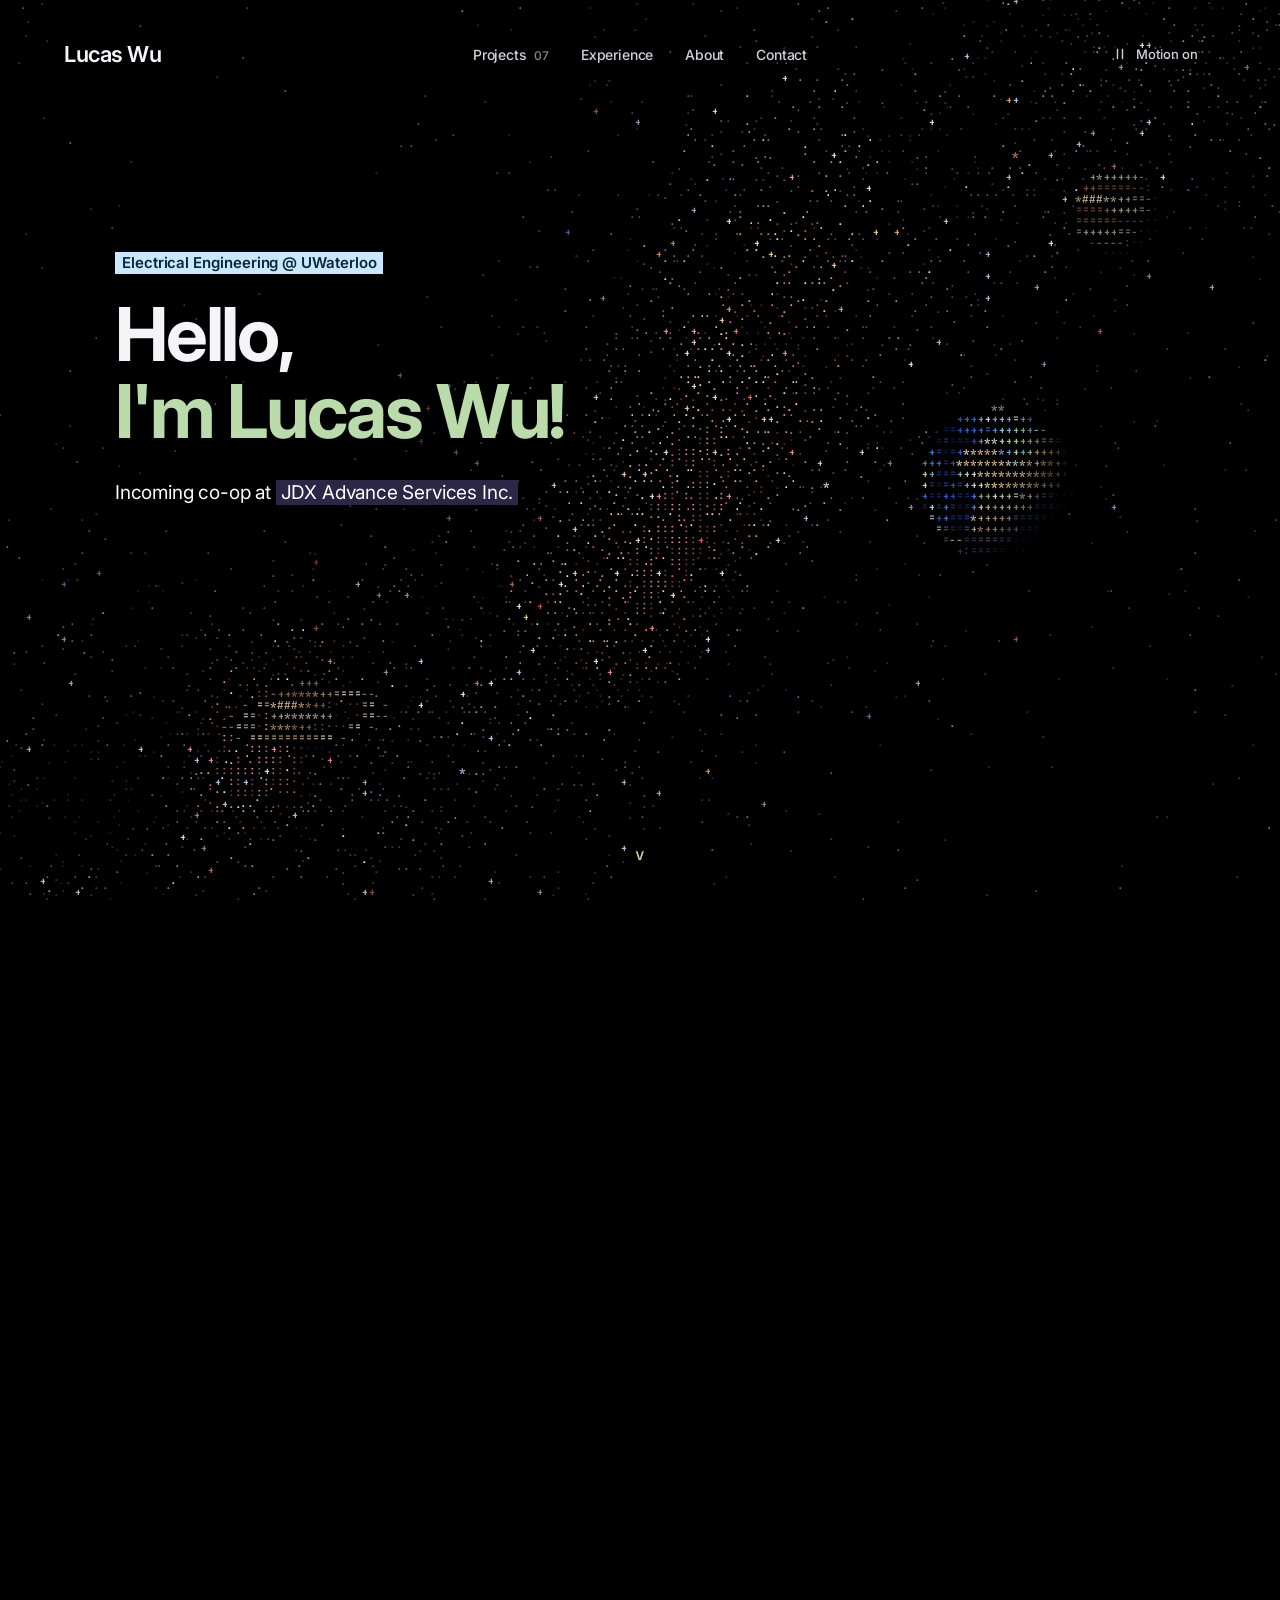
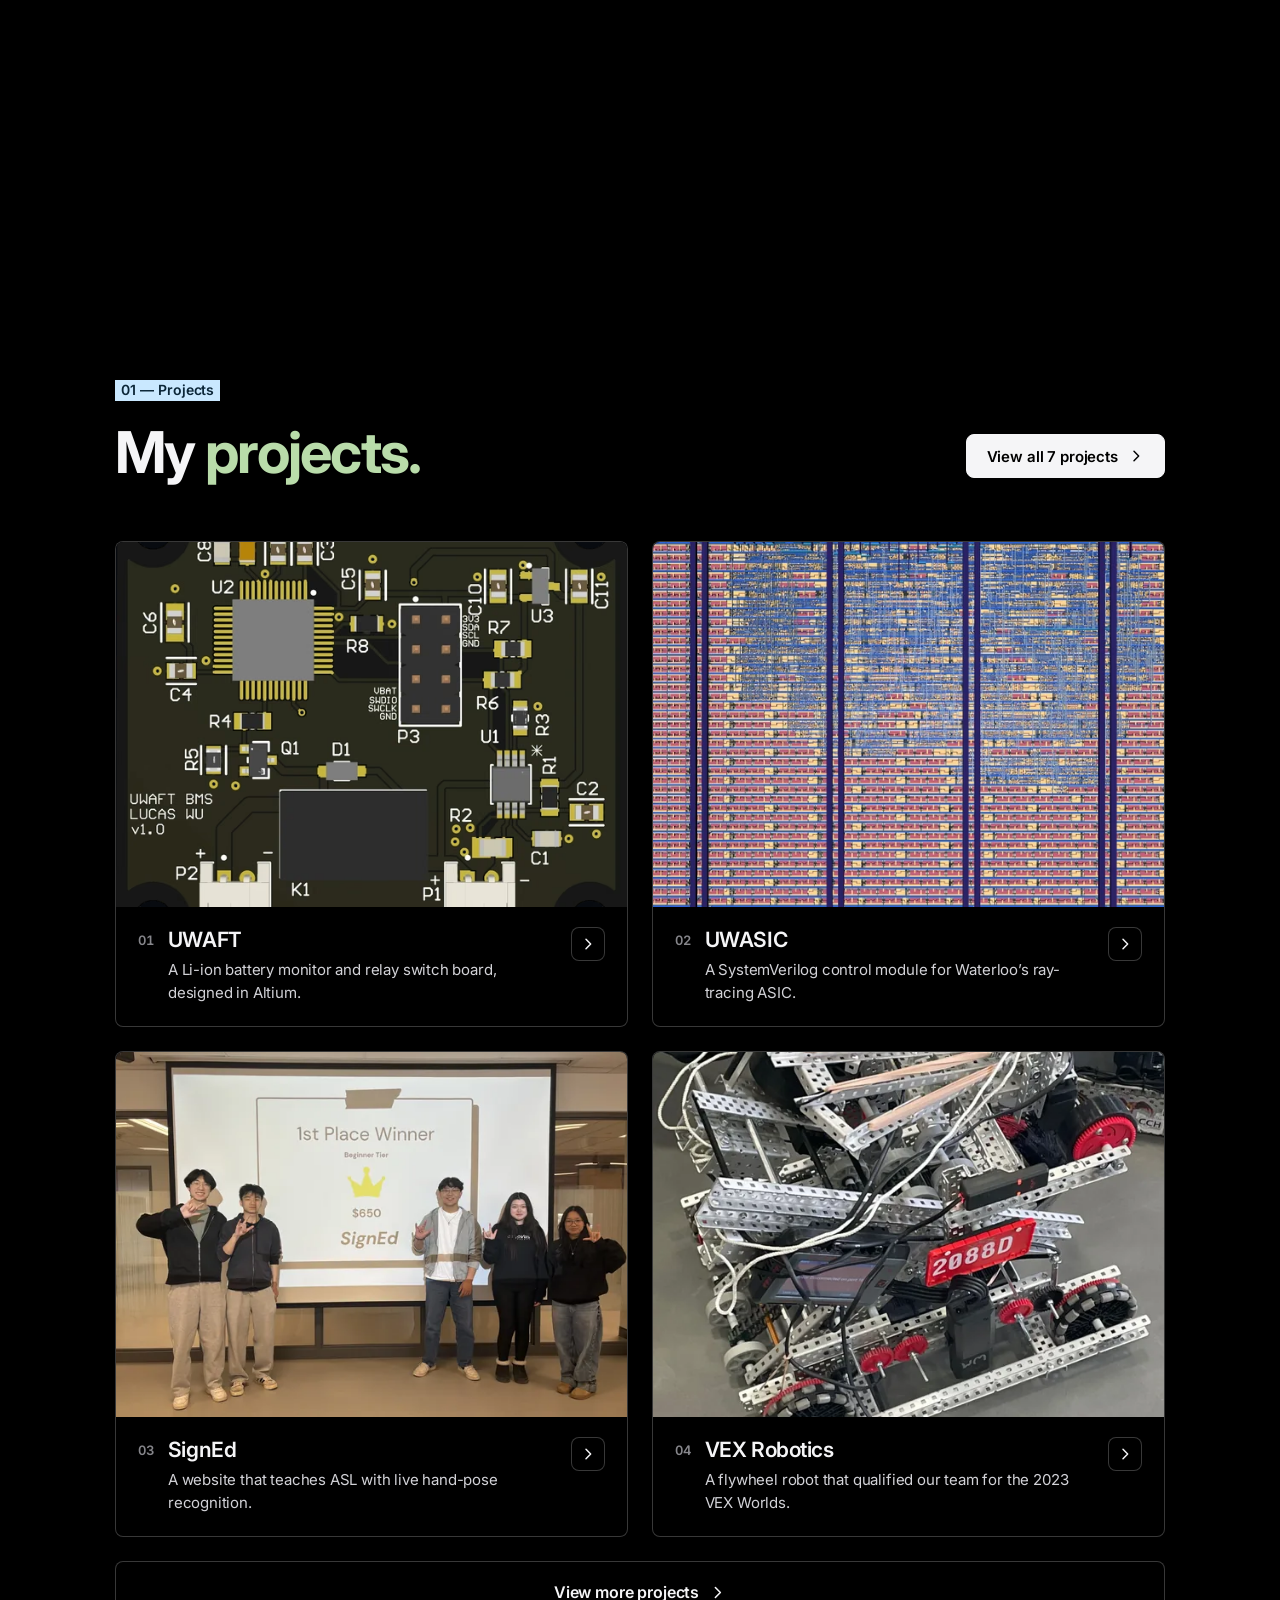
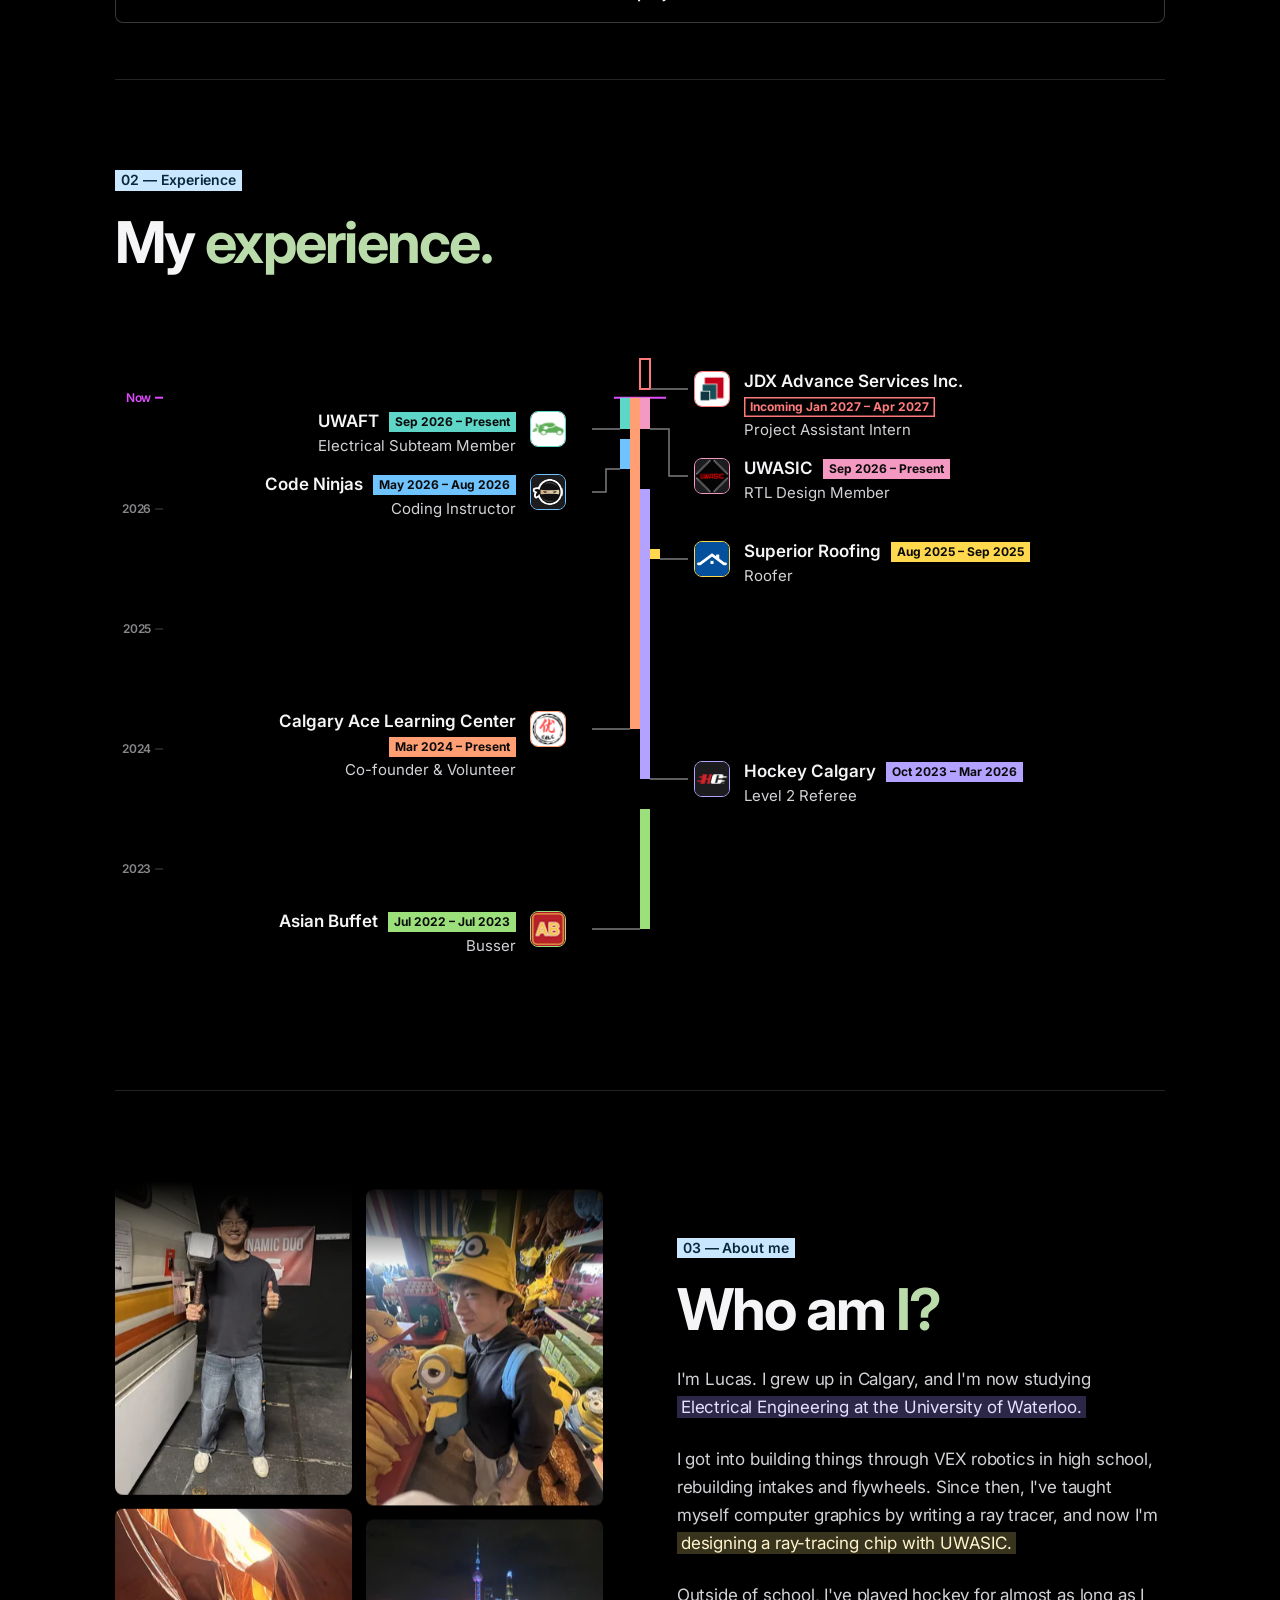
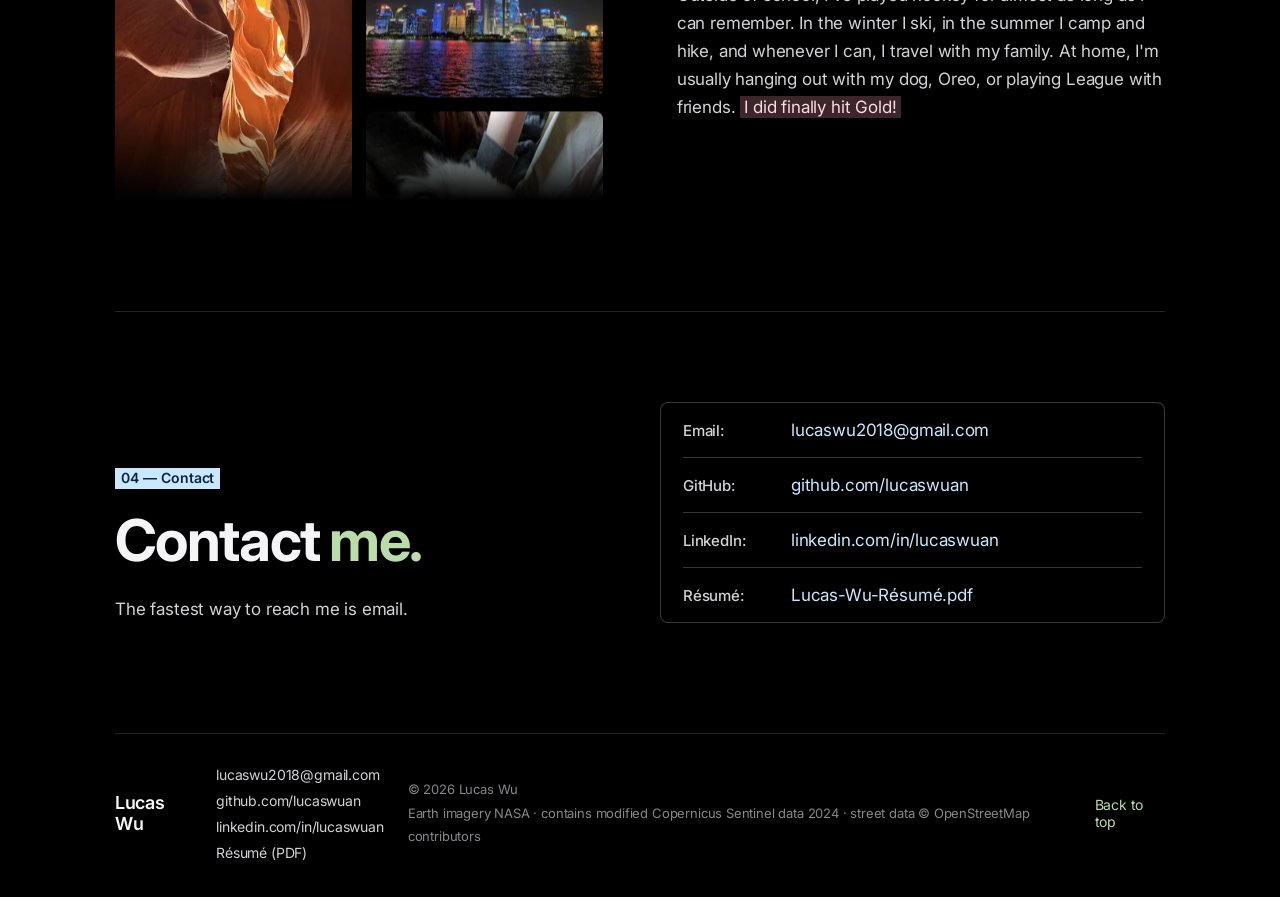
<file: index.html>
<!doctype html>
<html lang="en">
<head>
  <meta charset="UTF-8"><meta name="viewport" content="width=device-width, initial-scale=1">
  <meta name="theme-color" content="#080a0d">
  <meta name="description" content="Lucas Wu is an Electrical Engineering student at the University of Waterloo who wrote functional-unit control RTL for UWASIC’s ray-tracing ASIC and designed a battery monitor board with UWAFT. Incoming co-op at JDX Advance Services Inc.">
  <title>Lucas Wu | Electrical Engineering @ UWaterloo</title>
  <meta property="og:type" content="website">
  <meta property="og:site_name" content="Lucas Wu">
  <meta property="og:url" content="https://wulucas.me/">
  <meta property="og:title" content="Lucas Wu | Electrical Engineering @ UWaterloo">
  <meta property="og:description" content="Lucas Wu is an Electrical Engineering student at the University of Waterloo who wrote functional-unit control RTL for UWASIC’s ray-tracing ASIC and designed a battery monitor board with UWAFT. Incoming co-op at JDX Advance Services Inc.">
  <meta property="og:image" content="https://wulucas.me/assets/og-home.jpg">
  <meta property="og:image:width" content="1200">
  <meta property="og:image:height" content="630">
  <meta property="og:image:alt" content="The homepage of Lucas Wu’s portfolio: “Hello, I’m Lucas Wu!” beside an Earth drawn in ASCII characters, with Saturn and Jupiter, against an ASCII Milky Way.">
  <meta name="twitter:card" content="summary_large_image">
  <link rel="icon" href="/favicon.ico" sizes="32x32">
  <link rel="icon" href="/assets/favicon.svg" type="image/svg+xml">
  <link rel="apple-touch-icon" href="/assets/apple-touch-icon.png">
  <link rel="preconnect" href="https://fonts.googleapis.com">
  <link rel="preconnect" href="https://fonts.gstatic.com" crossorigin>
  <link rel="stylesheet" href="https://fonts.googleapis.com/css2?family=Inter:opsz,wght@14..32,400..700&display=swap">
  <link rel="stylesheet" href="https://fonts.googleapis.com/css2?family=JetBrains+Mono:wght@500&text=.%2C%3A%3B-%3D%2B*%23%25%40v&display=block">
  <!-- tools/build-projects.mjs stamps each ?v= with a hash of the file, so browsers fetch it again when it changes. -->
  <link rel="stylesheet" href="styles.css?v=33548fc92a">
  <link rel="stylesheet" href="projects.css?v=2ec67f4f6b">
  <script src="sky-renderer.js?v=536a713046" defer></script>
  <script src="galaxy.js?v=20302f3e57" defer></script>
  <script src="site.js?v=ef038ff65f" defer></script>
  <script src="app.js?v=d41bdc46e5" defer></script>
  <script src="timeline.js?v=adb5f02c73" defer></script>
</head>
<body>
  <a class="skip-link" href="#projects">Skip to projects</a>
  <canvas id="stars" aria-hidden="true"></canvas>
<!-- site-header:start -->
<header class="site-header"><a class="wordmark" href="#home" aria-label="Lucas Wu, home">Lucas Wu</a><nav aria-label="Main navigation"><a href="#projects">Projects <span class="nav-count">07</span></a><a class="nav-experience" href="#experience">Experience</a><a class="nav-about" href="#about">About</a><a href="#contact">Contact</a></nav><button class="motion-button" id="motion-toggle" aria-pressed="false" aria-label="Pause animation"><span class="pause-symbol" aria-hidden="true"><svg class="icon-pause" viewBox="0 0 16 16"><path d="M5.5 3.5v9M10.5 3.5v9"/></svg><svg class="icon-play" viewBox="0 0 16 16"><path d="M5.5 3.5 12.5 8l-7 4.5z"/></svg></span><span class="motion-text">Motion on</span></button></header>
<!-- site-header:end -->
  <nav class="section-nav" aria-label="On this page"><a href="#home"><span>Home</span></a><a href="#projects"><span>Projects</span></a><a href="#experience"><span>Experience</span></a><a href="#about"><span>About</span></a><a href="#contact"><span>Contact</span></a></nav>

  <main>
    <section class="journey" id="home" aria-label="Introduction">
      <div class="space-stage">
        <div class="hero-content">
          <p class="eyebrow hero-school">Electrical Engineering @ UWaterloo</p>
          <h1>Hello,<br><em>I'm Lucas Wu!</em></h1>
          <p class="intro">Incoming co-op at <mark class="nowrap" data-tone="0">JDX Advance Services Inc.</mark></p>
        </div>
        <div class="hero-bottom"><span class="scroll-cue" aria-hidden="true">v</span></div>
        <div class="arrival" aria-hidden="true"><span class="eyebrow">From ideas to real things</span><p>Let's take a closer look.</p></div>
      </div>
    </section>

    <section class="projects-section section-shell" id="projects" aria-labelledby="projects-title">
      <div class="section-heading reveal"><div><p class="eyebrow">01 — Projects</p><h2 id="projects-title">My <em>projects.</em></h2></div><a class="outline-link" href="/projects/">View all 7 projects <span class="chevron" aria-hidden="true"></span></a></div>
      <div class="project-grid featured-grid">
<!-- featured-projects:start -->
<a class="project-card" href="/projects/uwaft/" aria-label="Explore UWAFT"><span class="project-art photo-art"><picture><source type="image/avif" srcset="/assets/projects/uwaft/bms-board-render-600.avif 600w, /assets/projects/uwaft/bms-board-render-1024.avif 1024w" sizes="(max-width: 650px) 86vw, (max-width: 1000px) 43vw, min(595px, 41vw)"><source type="image/webp" srcset="/assets/projects/uwaft/bms-board-render-600.webp 600w, /assets/projects/uwaft/bms-board-render-1024.webp 1024w" sizes="(max-width: 650px) 86vw, (max-width: 1000px) 43vw, min(595px, 41vw)"><img src="/assets/projects/uwaft/bms-board-render.webp" alt="3D render of the UWAFT BMS v1.0 board: a black two-layer PCB with the STM32 microcontroller at top left, a 2×4 debug header in the middle, the STC3100 gas gauge at right, the relay at the bottom, and the LOAD and BATT connectors along the bottom edge." loading="lazy" decoding="async"></picture></span><span class="project-info"><span class="project-number">01</span><span class="project-description"><strong>UWAFT</strong><span>A Li-ion battery monitor and relay switch board, designed in Altium.</span></span><span class="project-type">PCB design</span><span class="card-arrow" aria-hidden="true"><span class="chevron"></span></span></span></a>
<a class="project-card" href="/projects/uwasic/" aria-label="Explore UWASIC"><span class="project-art photo-art"><picture><source type="image/avif" srcset="/assets/projects/spi-pwm-peripheral/gds-layout-600.avif 600w, /assets/projects/spi-pwm-peripheral/gds-layout-1200.avif 1200w, /assets/projects/spi-pwm-peripheral/gds-layout-2400.avif 2400w" sizes="(max-width: 650px) 86vw, (max-width: 1000px) 43vw, min(595px, 41vw)"><source type="image/webp" srcset="/assets/projects/spi-pwm-peripheral/gds-layout-600.webp 600w, /assets/projects/spi-pwm-peripheral/gds-layout-1200.webp 1200w, /assets/projects/spi-pwm-peripheral/gds-layout-2400.webp 2400w" sizes="(max-width: 650px) 86vw, (max-width: 1000px) 43vw, min(595px, 41vw)"><img src="/assets/projects/spi-pwm-peripheral/gds-layout.webp" alt="Top-down view of a chip layout: rows of standard cells crossed by vertical power straps, with the routed SPI and PWM logic concentrated in the upper half." style="object-position:50% 20%" loading="lazy" decoding="async"></picture></span><span class="project-info"><span class="project-number">02</span><span class="project-description"><strong>UWASIC</strong><span>A SystemVerilog control module for Waterloo’s ray-tracing ASIC.</span></span><span class="project-type">Digital design</span><span class="card-arrow" aria-hidden="true"><span class="chevron"></span></span></span></a>
<a class="project-card" href="/projects/signed/" aria-label="Explore SignEd"><span class="project-art photo-art"><picture><source type="image/webp" srcset="/assets/projects/signed/team-win-600.webp 600w, /assets/projects/signed/team-win-1200.webp 1200w, /assets/projects/signed/team-win-2400.webp 2400w" sizes="(max-width: 650px) 86vw, (max-width: 1000px) 43vw, min(595px, 41vw)"><img src="/assets/projects/signed/team-win.webp" alt="The five-person SignEd team standing in front of a projected slide that reads “1st Place Winner, Beginner Tier, $650, SignEd”, most of them making the ASL “I love you” sign." loading="lazy" decoding="async"></picture></span><span class="project-info"><span class="project-number">03</span><span class="project-description"><strong>SignEd</strong><span>A website that teaches ASL with live hand-pose recognition.</span></span><span class="project-type">Computer vision</span><span class="card-arrow" aria-hidden="true"><span class="chevron"></span></span></span></a>
<a class="project-card" href="/projects/vex-robotics/" aria-label="Explore VEX Robotics"><span class="project-art photo-art"><picture><source type="image/webp" srcset="/assets/projects/vex-robotics/flywheel-robot-600.webp 600w, /assets/projects/vex-robotics/flywheel-robot-1200.webp 1200w, /assets/projects/vex-robotics/flywheel-robot-1500.webp 1500w" sizes="(max-width: 650px) 86vw, (max-width: 1000px) 43vw, min(595px, 41vw)"><img src="/assets/projects/vex-robotics/flywheel-robot.webp" alt="Team 2088D’s first robot on the floor: an aluminum VEX frame on omni wheels with a disc intake, a flywheel, and a red 2088D license plate." style="object-position:50% 35%" loading="lazy" decoding="async"></picture></span><span class="project-info"><span class="project-number">04</span><span class="project-description"><strong>VEX Robotics</strong><span>A flywheel robot that qualified our team for the 2023 VEX Worlds.</span></span><span class="project-type">Robotics</span><span class="card-arrow" aria-hidden="true"><span class="chevron"></span></span></span></a>
<!-- featured-projects:end -->
      </div>
<!-- more-projects:start -->
<a class="more-projects reveal" href="/projects/">View more projects <span class="chevron" aria-hidden="true"></span></a>
<!-- more-projects:end -->
    </section>

    <section class="experience-section section-shell" id="experience" aria-labelledby="experience-title">
      <div class="section-heading reveal"><div><p class="eyebrow">02 — Experience</p><h2 id="experience-title">My <em>experience.</em></h2></div></div>
      <div class="timeline reveal" data-timeline>
<!-- experience:start -->
<ol class="timeline-list">
<li class="timeline-entry" style="--c:#ff7a7a" data-start="2027" data-end="2027.25"><button class="timeline-head" type="button" aria-expanded="true" aria-controls="experience-1"><img class="timeline-logo" src="/assets/logos/jdx.webp" alt="" loading="lazy" decoding="async"><span class="timeline-title"><span class="timeline-company">JDX Advance Services Inc.</span><span class="timeline-dates">Jan 2027 – Apr 2027</span></span><span class="timeline-role">Project Assistant Intern</span></button><div class="timeline-more" id="experience-1"><p>My first co-op term, starting in January 2027.</p></div></li>
<li class="timeline-entry" style="--c:#5ed6c8" data-start="2026.6666666666667" data-end=""><button class="timeline-head" type="button" aria-expanded="true" aria-controls="experience-2"><img class="timeline-logo" src="/assets/logos/uwaft.webp" alt="" loading="lazy" decoding="async"><span class="timeline-title"><span class="timeline-company">UWAFT</span><span class="timeline-dates">Sep 2026 – Present</span></span><span class="timeline-role">Electrical Subteam Member</span></button><div class="timeline-more" id="experience-2"><p>Designed a battery monitor and relay board in Altium, now fabricated and assembled.</p><a class="timeline-link" href="/projects/uwaft/">See the project <span class="chevron" aria-hidden="true"></span></a></div></li>
<li class="timeline-entry" style="--c:#f49ac2" data-start="2026.6666666666667" data-end=""><button class="timeline-head" type="button" aria-expanded="true" aria-controls="experience-3"><img class="timeline-logo" src="/assets/logos/uwasic.webp" alt="" loading="lazy" decoding="async"><span class="timeline-title"><span class="timeline-company">UWASIC</span><span class="timeline-dates">Sep 2026 – Present</span></span><span class="timeline-role">RTL Design Member</span></button><div class="timeline-more" id="experience-3"><p>Wrote the functional-unit control RTL for the ray-tracing ASIC we’re building.</p><a class="timeline-link" href="/projects/uwasic/">See the project <span class="chevron" aria-hidden="true"></span></a></div></li>
<li class="timeline-entry" style="--c:#6fc3ff" data-start="2026.3333333333333" data-end="2026.5833333333333"><button class="timeline-head" type="button" aria-expanded="true" aria-controls="experience-4"><img class="timeline-logo" src="/assets/logos/code-ninjas.svg" alt="" loading="lazy" decoding="async"><span class="timeline-title"><span class="timeline-company">Code Ninjas</span><span class="timeline-dates">May 2026 – Aug 2026</span></span><span class="timeline-role">Coding Instructor</span></button><div class="timeline-more" id="experience-4"><p>Taught game development to 15 students aged 6 to 15 in MakeCode Arcade.</p></div></li>
<li class="timeline-entry" style="--c:#ffd84d" data-start="2025.5833333333333" data-end="2025.6666666666667"><button class="timeline-head" type="button" aria-expanded="true" aria-controls="experience-5"><img class="timeline-logo" src="/assets/logos/superior-roofing.svg" alt="" loading="lazy" decoding="async"><span class="timeline-title"><span class="timeline-company">Superior Roofing</span><span class="timeline-dates">Aug 2025 – Sep 2025</span></span><span class="timeline-role">Roofer</span></button><div class="timeline-more" id="experience-5"><p>Worked on a roofing crew for the summer.</p></div></li>
<li class="timeline-entry" style="--c:#ff9f73" data-start="2024.1666666666667" data-end=""><button class="timeline-head" type="button" aria-expanded="true" aria-controls="experience-6"><img class="timeline-logo" src="/assets/logos/calgary-ace.webp" alt="" loading="lazy" decoding="async"><span class="timeline-title"><span class="timeline-company">Calgary Ace Learning Center</span><span class="timeline-dates">Mar 2024 – Present</span></span><span class="timeline-role">Co-founder &amp; Volunteer</span></button><div class="timeline-more" id="experience-6"><p>Co-founded a tutoring nonprofit that has donated $5,335 to children’s healthcare.</p><a class="timeline-link" href="/projects/calgary-ace/">See the project <span class="chevron" aria-hidden="true"></span></a></div></li>
<li class="timeline-entry" style="--c:#b3a2ff" data-start="2023.75" data-end="2026.1666666666667"><button class="timeline-head" type="button" aria-expanded="true" aria-controls="experience-7"><img class="timeline-logo" src="/assets/logos/hockey-calgary.webp" alt="" loading="lazy" decoding="async"><span class="timeline-title"><span class="timeline-company">Hockey Calgary</span><span class="timeline-dates">Oct 2023 – Mar 2026</span></span><span class="timeline-role">Level 2 Referee</span></button><div class="timeline-more" id="experience-7"><p>Refereed minor hockey games for three seasons.</p></div></li>
<li class="timeline-entry" style="--c:#9be07a" data-start="2022.5" data-end="2023.5"><button class="timeline-head" type="button" aria-expanded="true" aria-controls="experience-8"><img class="timeline-logo" src="/assets/logos/asian-buffet.webp" alt="" loading="lazy" decoding="async"><span class="timeline-title"><span class="timeline-company">Asian Buffet</span><span class="timeline-dates">Jul 2022 – Jul 2023</span></span><span class="timeline-role">Busser</span></button><div class="timeline-more" id="experience-8"><p>Cleared and reset tables between guests.</p></div></li>
</ol>
<!-- experience:end -->
      </div>
    </section>

    <section class="about-section section-shell" id="about" aria-labelledby="about-title"><div class="photo-wall reveal" role="group" aria-label="Photos of me, my friends, my dog, and places I&#39;ve been"><div class="wall-column"><div class="wall-track"><img src="assets/about/thor-hammer-600.webp" srcset="assets/about/thor-hammer-300.webp 300w, assets/about/thor-hammer-600.webp 600w" sizes="(max-width: 650px) 43vw, (max-width: 1000px) 20vw, 280px" width="600" height="800" alt="Me holding up a prop Thor hammer and giving a thumbs up." loading="lazy" decoding="async"><img src="assets/about/antelope-canyon-600.webp" srcset="assets/about/antelope-canyon-300.webp 300w, assets/about/antelope-canyon-600.webp 600w" sizes="(max-width: 650px) 43vw, (max-width: 1000px) 20vw, 280px" width="600" height="800" alt="Swirling orange sandstone walls inside a slot canyon." loading="lazy" decoding="async"><img src="assets/about/dog-jersey-600.webp" srcset="assets/about/dog-jersey-300.webp 300w, assets/about/dog-jersey-600.webp 600w" sizes="(max-width: 650px) 43vw, (max-width: 1000px) 20vw, 280px" width="600" height="800" alt="My dog, Oreo, in a blue jersey, looking up with his tongue out." loading="lazy" decoding="async"><img src="assets/about/card-game-600.webp" srcset="assets/about/card-game-300.webp 300w, assets/about/card-game-600.webp 600w" sizes="(max-width: 650px) 43vw, (max-width: 1000px) 20vw, 280px" width="600" height="800" alt="A late-night card game at a picnic table, with a campfire behind." loading="lazy" decoding="async"><img src="assets/about/japan-street-600.webp" srcset="assets/about/japan-street-300.webp 300w, assets/about/japan-street-600.webp 600w" sizes="(max-width: 650px) 43vw, (max-width: 1000px) 20vw, 280px" width="600" height="800" alt="A narrow street in Japan lined with shops and signs." loading="lazy" decoding="async"><img src="assets/about/capybara-grad-600.webp" srcset="assets/about/capybara-grad-300.webp 300w, assets/about/capybara-grad-600.webp 600w" sizes="(max-width: 650px) 43vw, (max-width: 1000px) 20vw, 280px" width="600" height="800" alt="A capybara plush in a 2026 graduation cap, holding a League of Legends gift card." loading="lazy" decoding="async"><img src="assets/about/above-the-clouds-600.webp" srcset="assets/about/above-the-clouds-300.webp 300w, assets/about/above-the-clouds-600.webp 600w" sizes="(max-width: 650px) 43vw, (max-width: 1000px) 20vw, 280px" width="600" height="414" alt="Looking down from a snowy ski hill onto a sea of clouds." loading="lazy" decoding="async"><img src="assets/about/campsite-600.webp" srcset="assets/about/campsite-300.webp 300w, assets/about/campsite-600.webp 600w" sizes="(max-width: 650px) 43vw, (max-width: 1000px) 20vw, 280px" width="600" height="450" alt="Our campsite: a tent and a trailer among tall pine trees." loading="lazy" decoding="async"><img src="assets/about/night-city-600.webp" srcset="assets/about/night-city-300.webp 300w, assets/about/night-city-600.webp 600w" sizes="(max-width: 650px) 43vw, (max-width: 1000px) 20vw, 280px" width="600" height="450" alt="A city skyline at night." loading="lazy" decoding="async"><img src="assets/about/dog-peek-600.webp" srcset="assets/about/dog-peek-300.webp 300w, assets/about/dog-peek-600.webp 600w" sizes="(max-width: 650px) 43vw, (max-width: 1000px) 20vw, 280px" width="600" height="800" alt="Oreo popping into the frame with his mouth open." loading="lazy" decoding="async"></div></div><div class="wall-column wall-column-down"><div class="wall-track"><img src="assets/about/minion-hat-600.webp" srcset="assets/about/minion-hat-300.webp 300w, assets/about/minion-hat-600.webp 600w" sizes="(max-width: 650px) 43vw, (max-width: 1000px) 20vw, 280px" width="600" height="800" alt="Me in a yellow Minion bucket hat, surrounded by Minion plushies." loading="lazy" decoding="async"><img src="assets/about/shanghai-skyline-600.webp" srcset="assets/about/shanghai-skyline-300.webp 300w, assets/about/shanghai-skyline-600.webp 600w" sizes="(max-width: 650px) 43vw, (max-width: 1000px) 20vw, 280px" width="600" height="450" alt="The Shanghai skyline lit up at night across the river." loading="lazy" decoding="async"><img src="assets/about/dog-closeup-600.webp" srcset="assets/about/dog-closeup-300.webp 300w, assets/about/dog-closeup-600.webp 600w" sizes="(max-width: 650px) 43vw, (max-width: 1000px) 20vw, 280px" width="600" height="800" alt="A close-up of Oreo&#39;s face." loading="lazy" decoding="async"><img src="assets/about/banff-600.webp" srcset="assets/about/banff-300.webp 300w, assets/about/banff-600.webp 600w" sizes="(max-width: 650px) 43vw, (max-width: 1000px) 20vw, 280px" width="600" height="450" alt="Pine trees and mountains under a blue sky in the Rockies." loading="lazy" decoding="async"><img src="assets/about/japan-mirror-600.webp" srcset="assets/about/japan-mirror-300.webp 300w, assets/about/japan-mirror-600.webp 600w" sizes="(max-width: 650px) 43vw, (max-width: 1000px) 20vw, 280px" width="600" height="800" alt="My friends and me reflected in a round street mirror on a rainy day in Japan." loading="lazy" decoding="async"><img src="assets/about/gold-iv-600.webp" srcset="assets/about/gold-iv-300.webp 300w, assets/about/gold-iv-600.webp 600w" sizes="(max-width: 650px) 43vw, (max-width: 1000px) 20vw, 280px" width="600" height="261" alt="League of Legends screen reading Promoted to Gold IV." loading="lazy" decoding="async"><img src="assets/about/snowy-pines-600.webp" srcset="assets/about/snowy-pines-300.webp 300w, assets/about/snowy-pines-600.webp 600w" sizes="(max-width: 650px) 43vw, (max-width: 1000px) 20vw, 280px" width="600" height="800" alt="Snow-covered pine trees in the mountains." loading="lazy" decoding="async"><img src="assets/about/bonfire-600.webp" srcset="assets/about/bonfire-300.webp 300w, assets/about/bonfire-600.webp 600w" sizes="(max-width: 650px) 43vw, (max-width: 1000px) 20vw, 280px" width="600" height="801" alt="A fire burning in a fire pit on a beach at dusk." loading="lazy" decoding="async"><img src="assets/about/shanghai-night-600.webp" srcset="assets/about/shanghai-night-300.webp 300w, assets/about/shanghai-night-600.webp 600w" sizes="(max-width: 650px) 43vw, (max-width: 1000px) 20vw, 280px" width="600" height="800" alt="Me at night in front of a lit-up traditional building in Shanghai." loading="lazy" decoding="async"><img src="assets/about/skating-600.webp" srcset="assets/about/skating-300.webp 300w, assets/about/skating-600.webp 600w" sizes="(max-width: 650px) 43vw, (max-width: 1000px) 20vw, 280px" width="600" height="800" alt="Holding a thin sheet of ice above my skates on a frozen lake." loading="lazy" decoding="async"></div></div></div><div class="about-copy reveal"><p class="eyebrow">03 — About me</p><h2 id="about-title">Who am <em>I?</em></h2><p>I&#39;m Lucas. I grew up in Calgary, and I&#39;m now studying <mark data-tone="1">Electrical Engineering at the University of Waterloo.</mark></p><p>I got into building things through VEX robotics in high school, rebuilding intakes and flywheels. Since then, I&#39;ve taught myself computer graphics by writing a ray tracer, and now I&#39;m <mark data-tone="2">designing a ray-tracing chip with UWASIC.</mark></p><p>Outside of school, I&#39;ve played hockey for almost as long as I can remember. In the winter I ski, in the summer I camp and hike, and whenever I can, I travel with my family. At home, I&#39;m usually hanging out with my dog, Oreo, or playing League with friends. <mark data-tone="3">I did finally hit Gold!</mark></p></div></section>

    <section class="contact-section section-shell" id="contact" aria-labelledby="contact-title">
      <div class="contact-text reveal">
        <p class="eyebrow">04 — Contact</p>
        <h2 id="contact-title">Contact <em>me.</em></h2>
        <p>The fastest way to reach me is email.</p>
      </div>
      <ul class="contact-list reveal">
        <li><span class="contact-key">Email:</span> <a href="mailto:lucaswu2018@gmail.com">lucaswu2018@gmail.com</a></li>
        <li><span class="contact-key">GitHub:</span> <a href="https://github.com/lucaswuan" target="_blank" rel="noopener">github.com/lucaswuan</a></li>
        <li><span class="contact-key">LinkedIn:</span> <a href="https://www.linkedin.com/in/lucaswuan/" target="_blank" rel="noopener">linkedin.com/in/lucaswuan</a></li>
        <li><span class="contact-key">Résumé:</span> <a href="assets/Lucas_Wu_Hardware_Cycle2_v2.pdf" target="_blank" rel="noopener">Lucas-Wu-Résumé.pdf</a></li>
      </ul>
    </section>
  </main>

<!-- site-footer:start -->
<footer class="site-footer section-shell"><a class="wordmark" href="#home">Lucas Wu</a><ul class="footer-links" aria-label="Contact links"><li><a href="mailto:lucaswu2018@gmail.com">lucaswu2018@gmail.com</a></li><li><a href="https://github.com/lucaswuan" target="_blank" rel="noopener">github.com/lucaswuan</a></li><li><a href="https://www.linkedin.com/in/lucaswuan/" target="_blank" rel="noopener">linkedin.com/in/lucaswuan</a></li><li><a href="/assets/Lucas_Wu_Hardware_Cycle2_v2.pdf" target="_blank" rel="noopener">Résumé (PDF)</a></li></ul><span class="coordinate">© <span data-current-year>2026</span> Lucas Wu<span class="earth-credit">Earth imagery NASA · contains modified Copernicus Sentinel data 2024 · street data © <a href="https://www.openstreetmap.org/copyright" target="_blank" rel="noopener">OpenStreetMap contributors</a></span></span><a class="back-top" href="#home">Back to top</a></footer>
<!-- site-footer:end -->
</body>
</html>
</file>
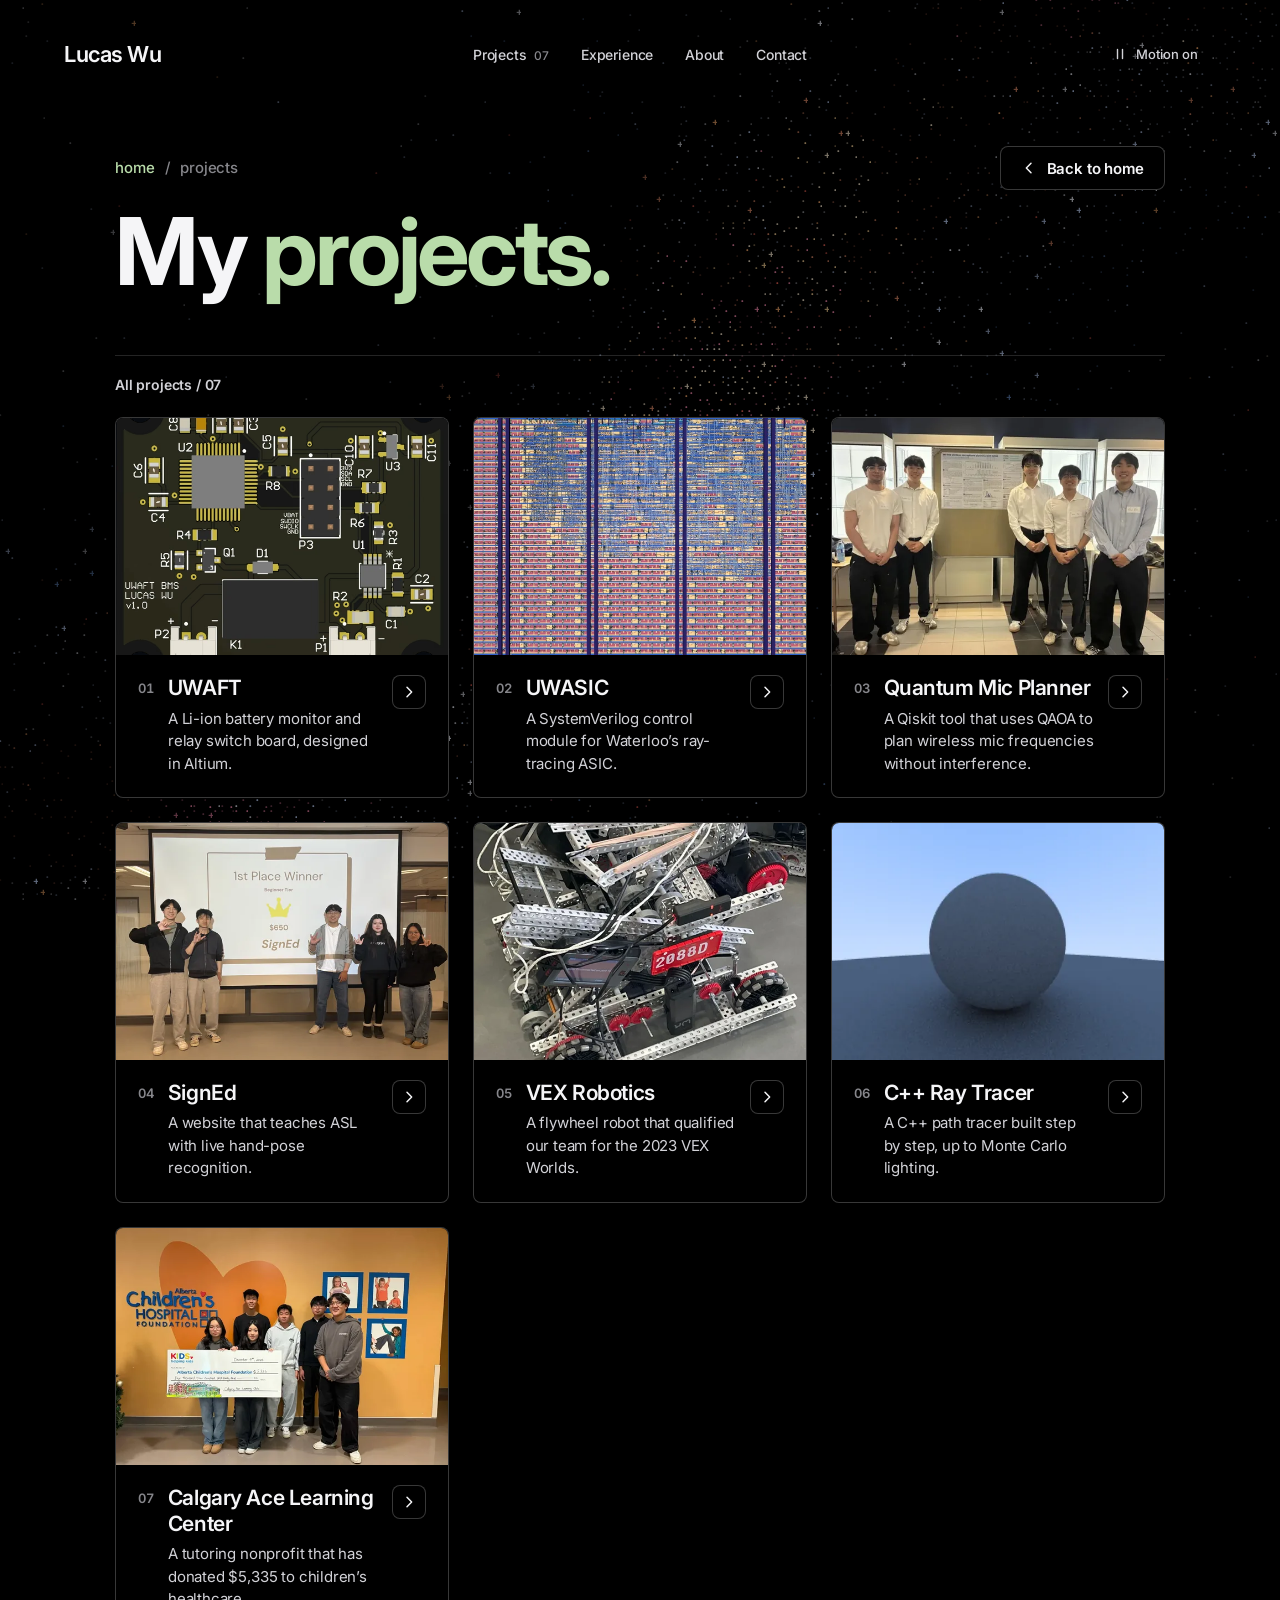
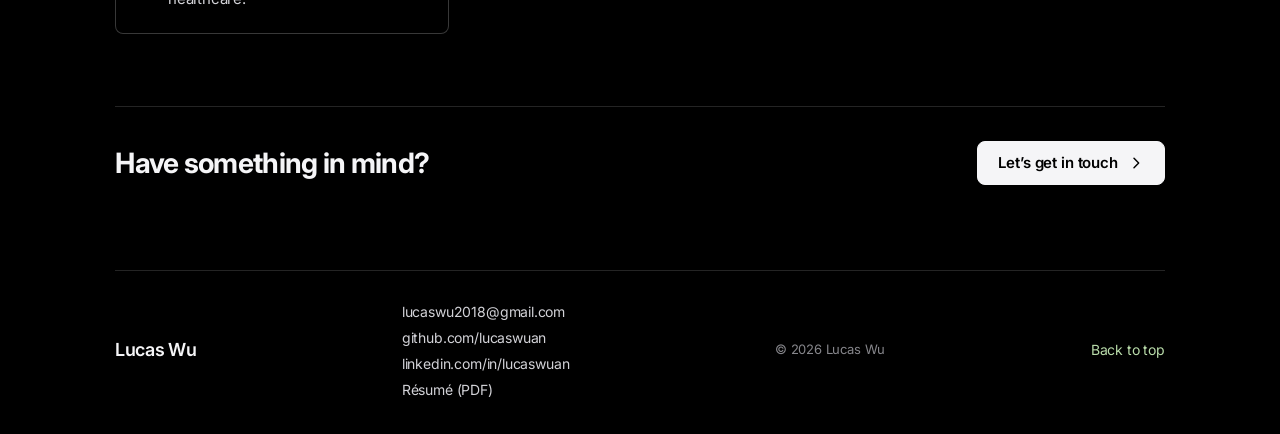
<file: projects/index.html>
<!doctype html>
<html lang="en">
<head>
  <meta charset="UTF-8">
  <meta name="viewport" content="width=device-width, initial-scale=1">
  <meta name="theme-color" content="#000000">
  <meta name="description" content="Explore Lucas Wu’s work in digital design, PCB design, robotics, computer vision, computer graphics, and community education.">
  <title>All projects | Lucas Wu</title>
  <meta property="og:type" content="website">
  <meta property="og:site_name" content="Lucas Wu">
  <meta property="og:url" content="https://wulucas.me/projects/">
  <meta property="og:title" content="All projects | Lucas Wu">
  <meta property="og:description" content="Explore Lucas Wu’s work in digital design, PCB design, robotics, computer vision, computer graphics, and community education.">
  <meta property="og:image" content="https://wulucas.me/assets/og-home.jpg">
  <meta property="og:image:width" content="1200">
  <meta property="og:image:height" content="630">
  <meta property="og:image:alt" content="The homepage of Lucas Wu’s portfolio: “Hello, I’m Lucas Wu!” beside an Earth drawn in ASCII characters, with Saturn and Jupiter, against an ASCII Milky Way.">
  <meta name="twitter:card" content="summary_large_image">
  <link rel="icon" href="/favicon.ico" sizes="32x32">
  <link rel="icon" href="/assets/favicon.svg" type="image/svg+xml">
  <link rel="apple-touch-icon" href="/assets/apple-touch-icon.png">
  <link rel="preconnect" href="https://fonts.googleapis.com">
  <link rel="preconnect" href="https://fonts.gstatic.com" crossorigin>
  <link rel="stylesheet" href="https://fonts.googleapis.com/css2?family=Inter:opsz,wght@14..32,400..700&display=swap">
  <link rel="stylesheet" href="https://fonts.googleapis.com/css2?family=JetBrains+Mono:wght@500&text=.%2C%3A%3B-%3D%2B*%23%25%40v&display=block">
  <link rel="stylesheet" href="/styles.css?v=33548fc92a">
  <link rel="stylesheet" href="/projects.css?v=2ec67f4f6b">
  <script src="/sky-renderer.js?v=536a713046" defer></script>
  <script src="/galaxy.js?v=20302f3e57" defer></script>
  <script src="/site.js?v=ef038ff65f" defer></script>
</head>
<body class="inner-page">
  <a class="skip-link" href="#main">Skip to projects</a>
  <canvas id="stars" aria-hidden="true"></canvas>
  <header class="site-header"><a class="wordmark" href="/" aria-label="Lucas Wu, home">Lucas Wu</a><nav aria-label="Main navigation"><a href="/#projects">Projects <span class="nav-count">07</span></a><a class="nav-experience" href="/#experience">Experience</a><a class="nav-about" href="/#about">About</a><a href="/#contact">Contact</a></nav><button class="motion-button" id="motion-toggle" aria-pressed="false" aria-label="Pause animation"><span class="pause-symbol" aria-hidden="true"><svg class="icon-pause" viewBox="0 0 16 16"><path d="M5.5 3.5v9M10.5 3.5v9"/></svg><svg class="icon-play" viewBox="0 0 16 16"><path d="M5.5 3.5 12.5 8l-7 4.5z"/></svg></span><span class="motion-text">Motion on</span></button></header>
  <main id="main" class="portfolio-index section-shell">
    <div class="page-bar"><nav class="breadcrumb" aria-label="Breadcrumb"><a href="/">home</a><span aria-hidden="true">/</span><span aria-current="page">projects</span></nav><a class="outline-link page-back" href="/#projects"><span class="chevron back" aria-hidden="true"></span> Back to home</a></div>
    <header class="index-heading">
      <h1>My <em>projects.</em></h1>
    </header>
    <div class="index-toolbar"><span>All projects / 07</span></div>
    <div class="project-grid archive-grid"><a class="project-card" href="/projects/uwaft/" aria-label="Explore UWAFT"><span class="project-art photo-art"><picture><source type="image/avif" srcset="/assets/projects/uwaft/bms-board-render-600.avif 600w, /assets/projects/uwaft/bms-board-render-1024.avif 1024w" sizes="(max-width: 650px) 86vw, (max-width: 1000px) 43vw, min(387px, 27vw)"><source type="image/webp" srcset="/assets/projects/uwaft/bms-board-render-600.webp 600w, /assets/projects/uwaft/bms-board-render-1024.webp 1024w" sizes="(max-width: 650px) 86vw, (max-width: 1000px) 43vw, min(387px, 27vw)"><img src="/assets/projects/uwaft/bms-board-render.webp" alt="3D render of the UWAFT BMS v1.0 board: a black two-layer PCB with the STM32 microcontroller at top left, a 2×4 debug header in the middle, the STC3100 gas gauge at right, the relay at the bottom, and the LOAD and BATT connectors along the bottom edge." loading="lazy" decoding="async"></picture></span><span class="project-info"><span class="project-number">01</span><span class="project-description"><strong>UWAFT</strong><span>A Li-ion battery monitor and relay switch board, designed in Altium.</span></span><span class="project-type">PCB design</span><span class="card-arrow" aria-hidden="true"><span class="chevron"></span></span></span></a>
<a class="project-card" href="/projects/uwasic/" aria-label="Explore UWASIC"><span class="project-art photo-art"><picture><source type="image/avif" srcset="/assets/projects/spi-pwm-peripheral/gds-layout-600.avif 600w, /assets/projects/spi-pwm-peripheral/gds-layout-1200.avif 1200w, /assets/projects/spi-pwm-peripheral/gds-layout-2400.avif 2400w" sizes="(max-width: 650px) 86vw, (max-width: 1000px) 43vw, min(387px, 27vw)"><source type="image/webp" srcset="/assets/projects/spi-pwm-peripheral/gds-layout-600.webp 600w, /assets/projects/spi-pwm-peripheral/gds-layout-1200.webp 1200w, /assets/projects/spi-pwm-peripheral/gds-layout-2400.webp 2400w" sizes="(max-width: 650px) 86vw, (max-width: 1000px) 43vw, min(387px, 27vw)"><img src="/assets/projects/spi-pwm-peripheral/gds-layout.webp" alt="Top-down view of a chip layout: rows of standard cells crossed by vertical power straps, with the routed SPI and PWM logic concentrated in the upper half." style="object-position:50% 20%" loading="lazy" decoding="async"></picture></span><span class="project-info"><span class="project-number">02</span><span class="project-description"><strong>UWASIC</strong><span>A SystemVerilog control module for Waterloo’s ray-tracing ASIC.</span></span><span class="project-type">Digital design</span><span class="card-arrow" aria-hidden="true"><span class="chevron"></span></span></span></a>
<a class="project-card" href="/projects/quantum-mic-planner/" aria-label="Explore Quantum Mic Planner"><span class="project-art photo-art"><picture><source type="image/webp" srcset="/assets/projects/quantum-mic-planner/team-poster-600.webp 600w, /assets/projects/quantum-mic-planner/team-poster-1200.webp 1200w, /assets/projects/quantum-mic-planner/team-poster-2048.webp 2048w" sizes="(max-width: 650px) 86vw, (max-width: 1000px) 43vw, min(387px, 27vw)"><img src="/assets/projects/quantum-mic-planner/team-poster.webp" alt="The five members of team primalQuant standing in a row in front of our poster, “IM-free wireless microphone planning with QAOA”, at the Quantum Fields Symposium." style="object-position:50% 25%" loading="lazy" decoding="async"></picture></span><span class="project-info"><span class="project-number">03</span><span class="project-description"><strong>Quantum Mic Planner</strong><span>A Qiskit tool that uses QAOA to plan wireless mic frequencies without interference.</span></span><span class="project-type">Quantum computing</span><span class="card-arrow" aria-hidden="true"><span class="chevron"></span></span></span></a>
<a class="project-card" href="/projects/signed/" aria-label="Explore SignEd"><span class="project-art photo-art"><picture><source type="image/webp" srcset="/assets/projects/signed/team-win-600.webp 600w, /assets/projects/signed/team-win-1200.webp 1200w, /assets/projects/signed/team-win-2400.webp 2400w" sizes="(max-width: 650px) 86vw, (max-width: 1000px) 43vw, min(387px, 27vw)"><img src="/assets/projects/signed/team-win.webp" alt="The five-person SignEd team standing in front of a projected slide that reads “1st Place Winner, Beginner Tier, $650, SignEd”, most of them making the ASL “I love you” sign." loading="lazy" decoding="async"></picture></span><span class="project-info"><span class="project-number">04</span><span class="project-description"><strong>SignEd</strong><span>A website that teaches ASL with live hand-pose recognition.</span></span><span class="project-type">Computer vision</span><span class="card-arrow" aria-hidden="true"><span class="chevron"></span></span></span></a>
<a class="project-card" href="/projects/vex-robotics/" aria-label="Explore VEX Robotics"><span class="project-art photo-art"><picture><source type="image/webp" srcset="/assets/projects/vex-robotics/flywheel-robot-600.webp 600w, /assets/projects/vex-robotics/flywheel-robot-1200.webp 1200w, /assets/projects/vex-robotics/flywheel-robot-1500.webp 1500w" sizes="(max-width: 650px) 86vw, (max-width: 1000px) 43vw, min(387px, 27vw)"><img src="/assets/projects/vex-robotics/flywheel-robot.webp" alt="Team 2088D’s first robot on the floor: an aluminum VEX frame on omni wheels with a disc intake, a flywheel, and a red 2088D license plate." style="object-position:50% 35%" loading="lazy" decoding="async"></picture></span><span class="project-info"><span class="project-number">05</span><span class="project-description"><strong>VEX Robotics</strong><span>A flywheel robot that qualified our team for the 2023 VEX Worlds.</span></span><span class="project-type">Robotics</span><span class="card-arrow" aria-hidden="true"><span class="chevron"></span></span></span></a>
<a class="project-card" href="/projects/cpp-ray-tracer/" aria-label="Explore C++ Ray Tracer"><span class="project-art photo-art"><picture><source type="image/webp" srcset="/assets/projects/cpp-ray-tracer/04-diffuse-final-600.webp 600w, /assets/projects/cpp-ray-tracer/04-diffuse-final-1200.webp 1200w, /assets/projects/cpp-ray-tracer/04-diffuse-final-1600.webp 1600w" sizes="(max-width: 650px) 86vw, (max-width: 1000px) 43vw, min(387px, 27vw)"><img src="/assets/projects/cpp-ray-tracer/04-diffuse-final.webp" alt="The ray tracer’s final render: a matte grey sphere resting on curved grey ground under a blue sky, with soft shading and a fine grain of sampling noise." loading="lazy" decoding="async"></picture></span><span class="project-info"><span class="project-number">06</span><span class="project-description"><strong>C++ Ray Tracer</strong><span>A C++ path tracer built step by step, up to Monte Carlo lighting.</span></span><span class="project-type">Computer graphics</span><span class="card-arrow" aria-hidden="true"><span class="chevron"></span></span></span></a>
<a class="project-card" href="/projects/calgary-ace/" aria-label="Explore Calgary Ace Learning Center"><span class="project-art photo-art"><picture><source type="image/webp" srcset="/assets/projects/calgary-ace/cheque-presentation-600.webp 600w, /assets/projects/calgary-ace/cheque-presentation-1200.webp 1200w, /assets/projects/calgary-ace/cheque-presentation-2000.webp 2000w" sizes="(max-width: 650px) 86vw, (max-width: 1000px) 43vw, min(387px, 27vw)"><img src="/assets/projects/calgary-ace/cheque-presentation.webp" alt="Six members of Calgary Ace Learning Center in front of the Alberta Children’s Hospital Foundation logo, holding a large cheque made out to the foundation for $5,335." loading="lazy" decoding="async"></picture></span><span class="project-info"><span class="project-number">07</span><span class="project-description"><strong>Calgary Ace Learning Center</strong><span>A tutoring nonprofit that has donated $5,335 to children’s healthcare.</span></span><span class="project-type">Community &amp; education</span><span class="card-arrow" aria-hidden="true"><span class="chevron"></span></span></span></a></div>
    <div class="index-bottom"><p>Have something in mind?</p><a class="outline-link" href="/#contact">Let’s get in touch <span class="chevron" aria-hidden="true"></span></a></div>
  </main>
  <footer class="site-footer section-shell"><a class="wordmark" href="/">Lucas Wu</a><ul class="footer-links" aria-label="Contact links"><li><a href="mailto:lucaswu2018@gmail.com">lucaswu2018@gmail.com</a></li><li><a href="https://github.com/lucaswuan" target="_blank" rel="noopener">github.com/lucaswuan</a></li><li><a href="https://www.linkedin.com/in/lucaswuan/" target="_blank" rel="noopener">linkedin.com/in/lucaswuan</a></li><li><a href="/assets/Lucas_Wu_Hardware_Cycle2_v2.pdf" target="_blank" rel="noopener">Résumé (PDF)</a></li></ul><span class="coordinate">© <span data-current-year>2026</span> Lucas Wu</span><a class="back-top" href="#main">Back to top</a></footer>
</body>
</html>
</file>
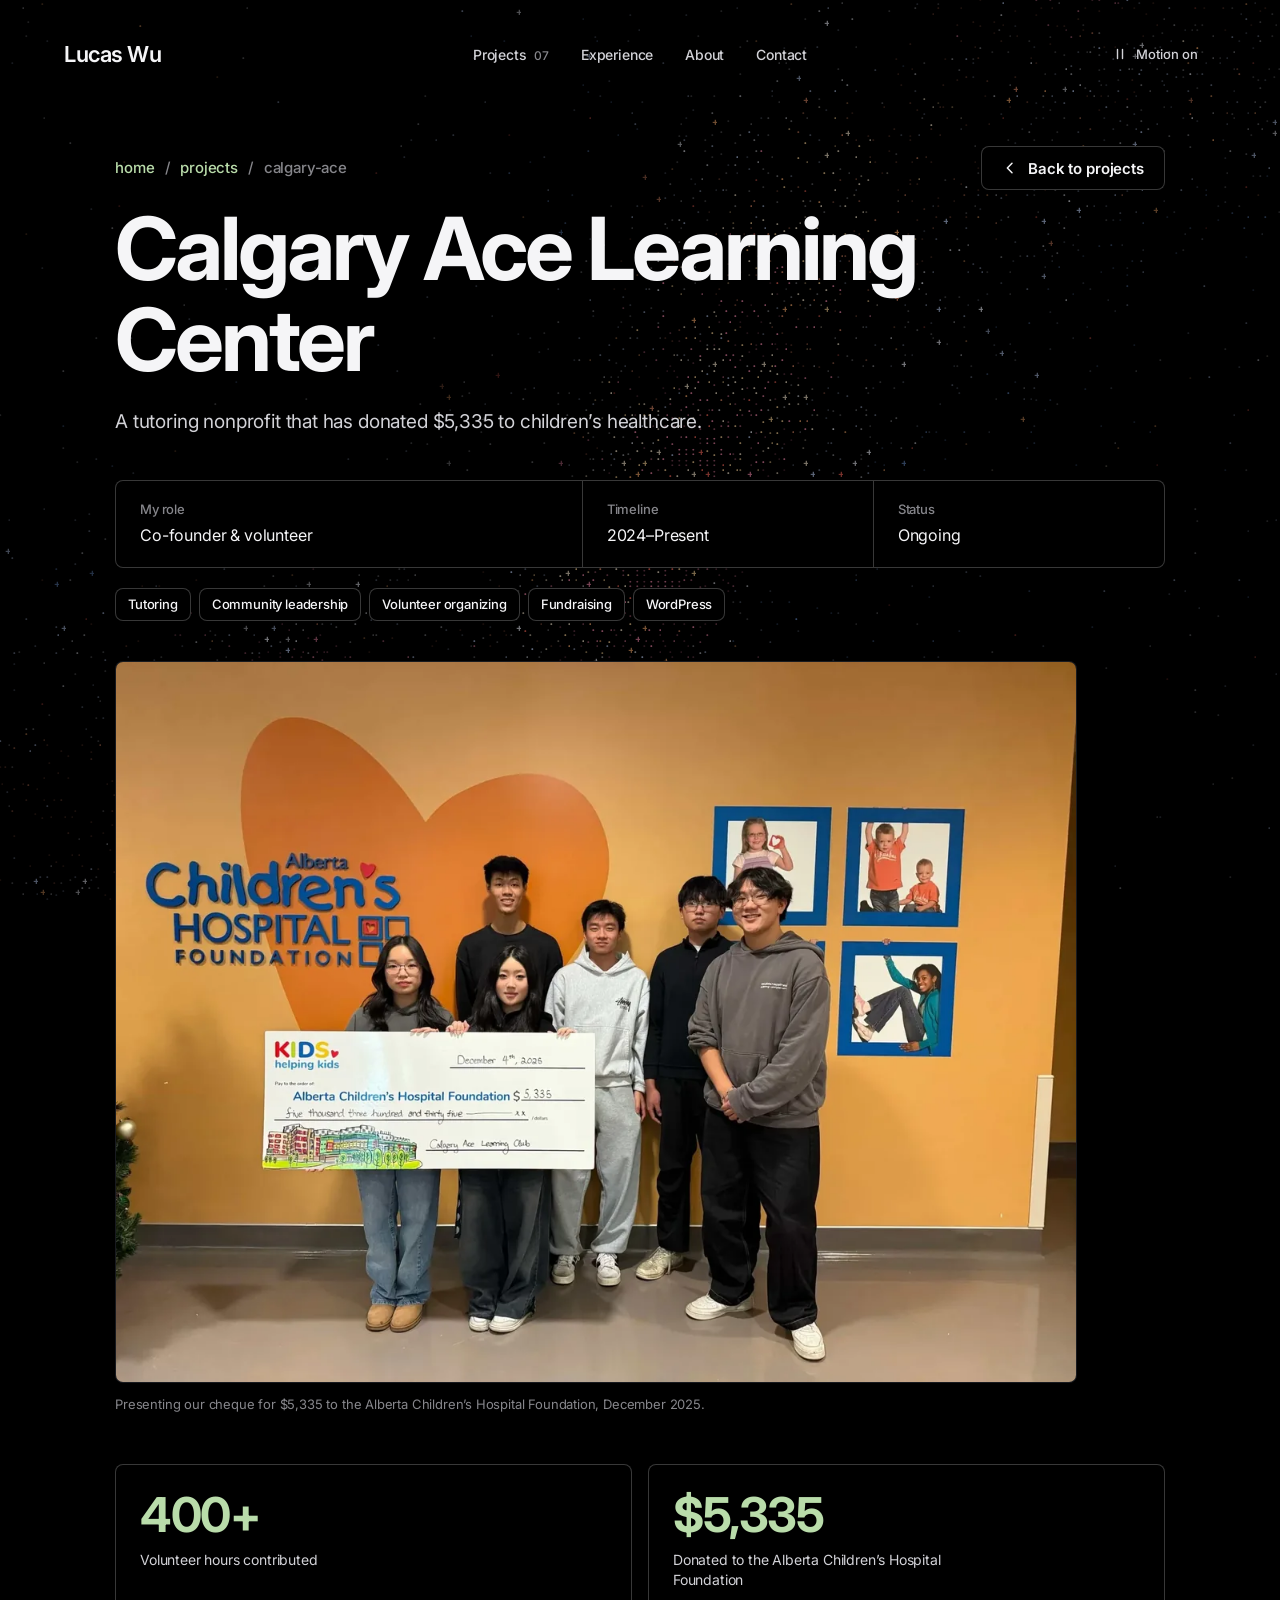
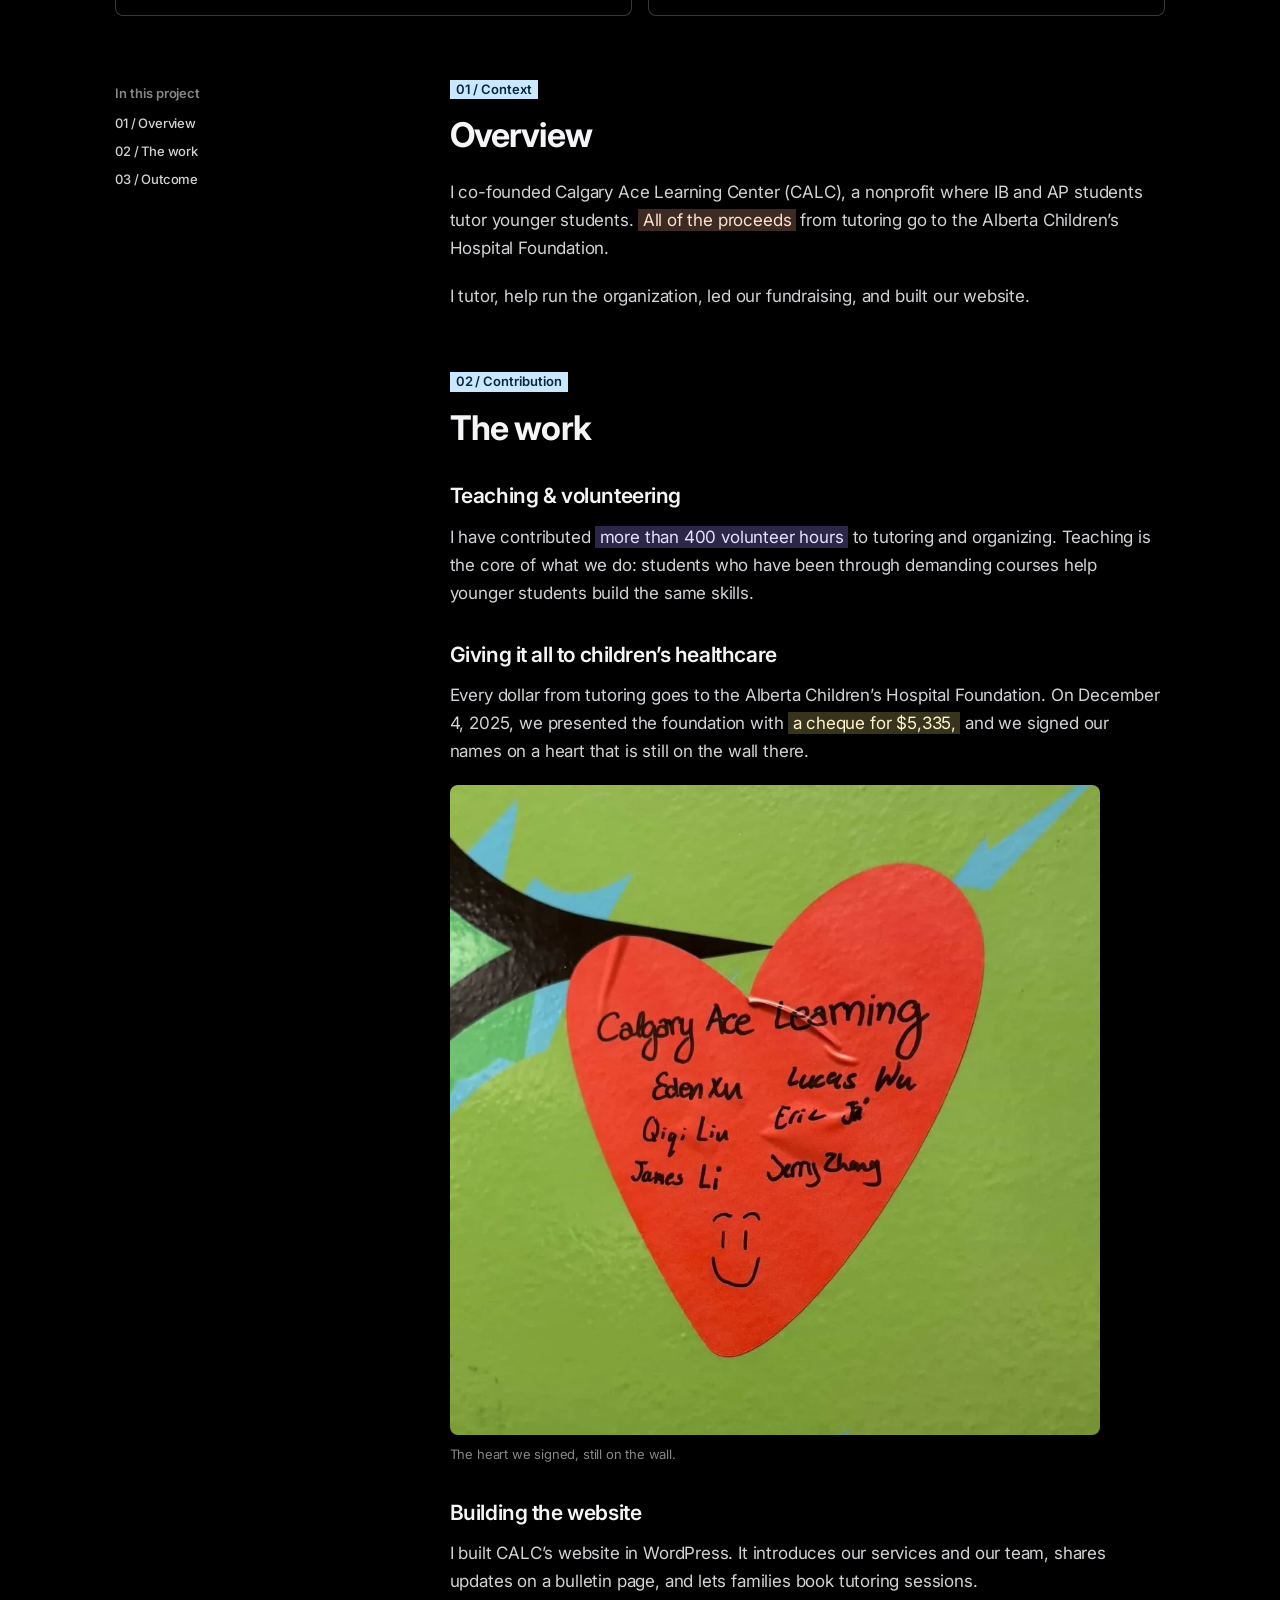
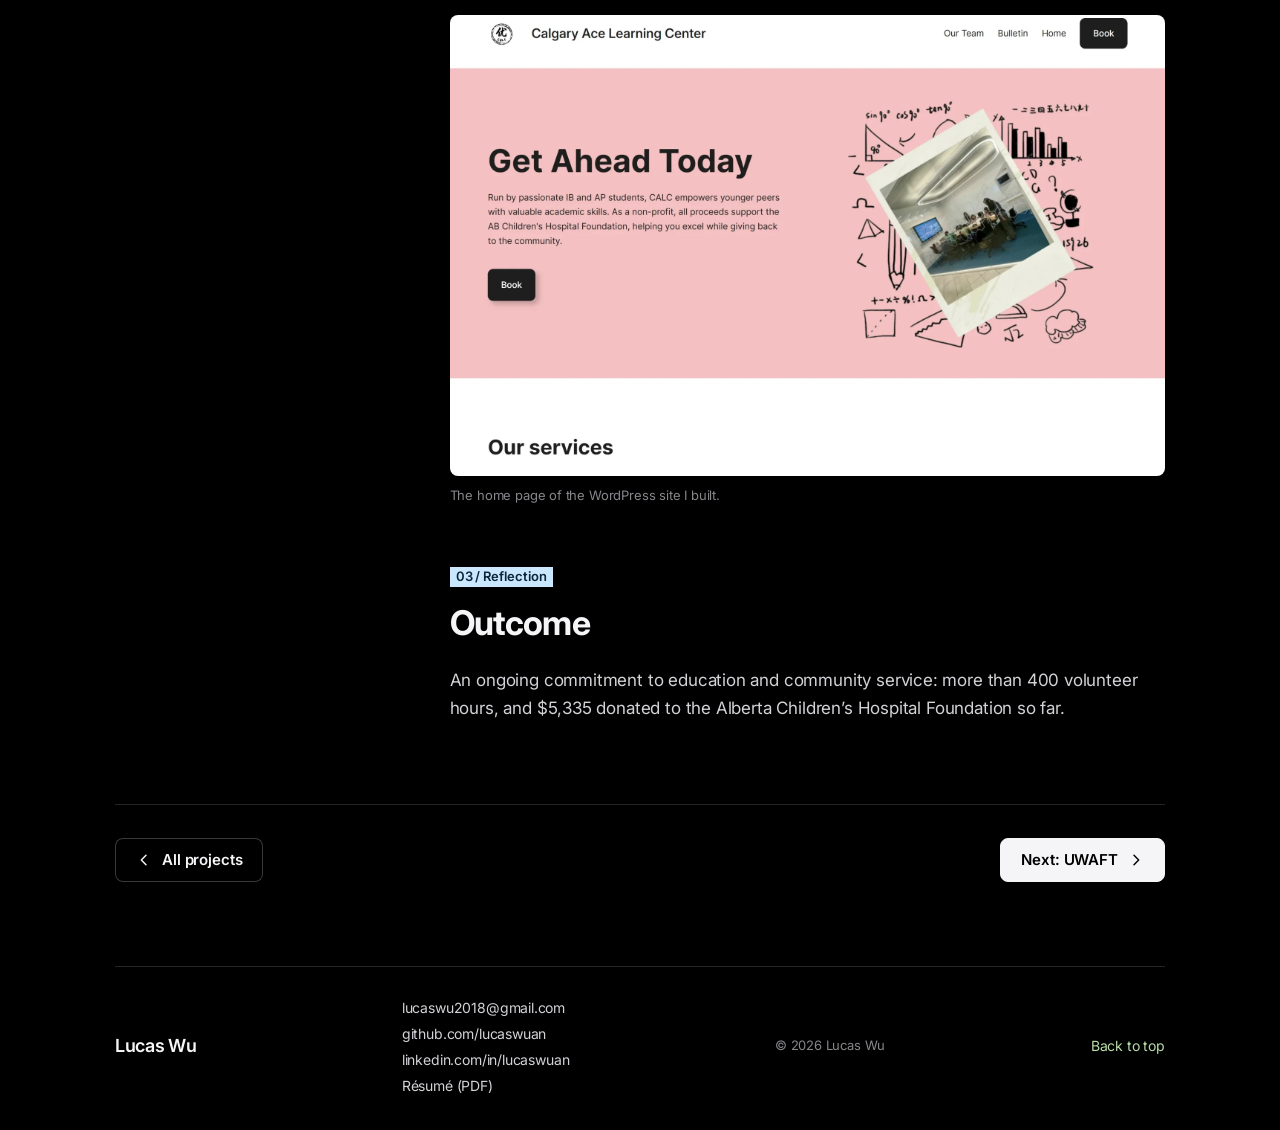
<file: projects/calgary-ace/index.html>
<!doctype html>
<html lang="en">
<head>
  <meta charset="UTF-8">
  <meta name="viewport" content="width=device-width, initial-scale=1">
  <meta name="theme-color" content="#000000">
  <meta name="description" content="A tutoring nonprofit that has donated $5,335 to children’s healthcare.">
  <title>Calgary Ace Learning Center | Lucas Wu</title>
  <meta property="og:type" content="article">
  <meta property="og:site_name" content="Lucas Wu">
  <meta property="og:url" content="https://wulucas.me/projects/calgary-ace/">
  <meta property="og:title" content="Calgary Ace Learning Center | Lucas Wu">
  <meta property="og:description" content="A tutoring nonprofit that has donated $5,335 to children’s healthcare.">
  <meta property="og:image" content="https://wulucas.me/assets/projects/calgary-ace/og.jpg">
  <meta property="og:image:width" content="1200">
  <meta property="og:image:height" content="630">
  <meta property="og:image:alt" content="Six members of Calgary Ace Learning Center in front of the Alberta Children’s Hospital Foundation logo, holding a large cheque made out to the foundation for $5,335.">
  <meta name="twitter:card" content="summary_large_image">
  <link rel="icon" href="/favicon.ico" sizes="32x32">
  <link rel="icon" href="/assets/favicon.svg" type="image/svg+xml">
  <link rel="apple-touch-icon" href="/assets/apple-touch-icon.png">
  <link rel="preconnect" href="https://fonts.googleapis.com">
  <link rel="preconnect" href="https://fonts.gstatic.com" crossorigin>
  <link rel="stylesheet" href="https://fonts.googleapis.com/css2?family=Inter:opsz,wght@14..32,400..700&display=swap">
  <link rel="stylesheet" href="https://fonts.googleapis.com/css2?family=JetBrains+Mono:wght@500&text=.%2C%3A%3B-%3D%2B*%23%25%40v&display=block">
  <link rel="stylesheet" href="/styles.css?v=33548fc92a">
  <link rel="stylesheet" href="/projects.css?v=2ec67f4f6b">
  <script src="/sky-renderer.js?v=536a713046" defer></script>
  <script src="/galaxy.js?v=20302f3e57" defer></script>
  <script src="/site.js?v=ef038ff65f" defer></script>
</head>
<body class="inner-page">
  <a class="skip-link" href="#main">Skip to project</a>
  <canvas id="stars" aria-hidden="true"></canvas>
  <header class="site-header"><a class="wordmark" href="/" aria-label="Lucas Wu, home">Lucas Wu</a><nav aria-label="Main navigation"><a href="/#projects">Projects <span class="nav-count">07</span></a><a class="nav-experience" href="/#experience">Experience</a><a class="nav-about" href="/#about">About</a><a href="/#contact">Contact</a></nav><button class="motion-button" id="motion-toggle" aria-pressed="false" aria-label="Pause animation"><span class="pause-symbol" aria-hidden="true"><svg class="icon-pause" viewBox="0 0 16 16"><path d="M5.5 3.5v9M10.5 3.5v9"/></svg><svg class="icon-play" viewBox="0 0 16 16"><path d="M5.5 3.5 12.5 8l-7 4.5z"/></svg></span><span class="motion-text">Motion on</span></button></header>
  <main id="main" class="project-page section-shell">
    <div class="page-bar"><nav class="breadcrumb" aria-label="Breadcrumb"><a href="/">home</a><span aria-hidden="true">/</span><a href="/projects/">projects</a><span aria-hidden="true">/</span><span aria-current="page">calgary-ace</span></nav><a class="outline-link page-back" href="/projects/"><span class="chevron back" aria-hidden="true"></span> Back to projects</a></div>
    <header class="project-heading">
      <h1>Calgary Ace Learning Center</h1>
      <p class="project-summary">A tutoring nonprofit that has donated $5,335 to children’s healthcare.</p>

    </header>
    <dl class="project-facts"><div><dt>My role</dt><dd>Co-founder &amp; volunteer</dd></div><div><dt>Timeline</dt><dd>2024–Present</dd></div><div><dt>Status</dt><dd>Ongoing</dd></div></dl>
    <ul class="project-tags" aria-label="Skills and tools"><li>Tutoring</li><li>Community leadership</li><li>Volunteer organizing</li><li>Fundraising</li><li>WordPress</li></ul>
    <figure class="project-cover"><span class="project-art photo-art"><picture><source type="image/webp" srcset="/assets/projects/calgary-ace/cheque-presentation-600.webp 600w, /assets/projects/calgary-ace/cheque-presentation-1200.webp 1200w, /assets/projects/calgary-ace/cheque-presentation-2000.webp 2000w" sizes="(max-width: 1000px) 86vw, min(1220px, 82vw)"><img src="/assets/projects/calgary-ace/cheque-presentation.webp" alt="Six members of Calgary Ace Learning Center in front of the Alberta Children’s Hospital Foundation logo, holding a large cheque made out to the foundation for $5,335." fetchpriority="high" decoding="async"></picture></span><figcaption>Presenting our cheque for $5,335 to the Alberta Children’s Hospital Foundation, December 2025.</figcaption></figure>
    <dl class="project-highlights"><div><dt>Volunteer hours contributed</dt><dd>400+</dd></div><div><dt>Donated to the Alberta Children’s Hospital Foundation</dt><dd>$5,335</dd></div></dl>
    <div class="case-layout">
      <nav class="case-nav" aria-label="On this page"><p class="eyebrow">In this project</p><a href="#overview">01 / Overview</a><a href="#work">02 / The work</a><a href="#outcome">03 / Outcome</a></nav>
      <div class="case-content">
        <section id="overview" class="case-section"><p class="eyebrow">01 / Context</p><h2>Overview</h2><p>I co-founded Calgary Ace Learning Center (CALC), a nonprofit where IB and AP students tutor younger students. <mark data-tone="0">All of the proceeds</mark> from tutoring go to the Alberta Children’s Hospital Foundation.</p>
<p>I tutor, help run the organization, led our fundraising, and built our website.</p></section>
        <section id="work" class="case-section"><p class="eyebrow">02 / Contribution</p><h2>The work</h2><div class="work-section"><h3>Teaching &amp; volunteering</h3><p>I have contributed <mark data-tone="1">more than 400 volunteer hours</mark> to tutoring and organizing. Teaching is the core of what we do: students who have been through demanding courses help younger students build the same skills.</p></div>
<div class="work-section"><h3>Giving it all to children’s healthcare</h3><p>Every dollar from tutoring goes to the Alberta Children’s Hospital Foundation. On December 4, 2025, we presented the foundation with <mark data-tone="2">a cheque for $5,335,</mark> and we signed our names on a heart that is still on the wall there.</p><div class="project-gallery"><figure class="gallery-item gallery-wide"><a href="/assets/projects/calgary-ace/signed-heart.webp" target="_blank" rel="noopener" aria-label="Open image: A red paper heart on a painted green wall, signed “Calgary Ace Learning” with six names, including Lucas Wu, and a smiley face."><img src="/assets/projects/calgary-ace/signed-heart.webp" alt="A red paper heart on a painted green wall, signed “Calgary Ace Learning” with six names, including Lucas Wu, and a smiley face." loading="lazy" decoding="async"></a><figcaption>The heart we signed, still on the wall.</figcaption></figure></div></div>
<div class="work-section"><h3>Building the website</h3><p>I built CALC’s website in WordPress. It introduces our services and our team, shares updates on a bulletin page, and lets families book tutoring sessions.</p><div class="project-gallery"><figure class="gallery-item gallery-wide"><a href="/assets/projects/calgary-ace/calc-website.webp" target="_blank" rel="noopener" aria-label="Open image: The Calgary Ace Learning Center home page: a pink banner reading “Get Ahead Today” and a Book button beside a photo of a tutoring session framed by hand-drawn math doodles, with Our Team, Bulletin, Home, and Book links above."><img src="/assets/projects/calgary-ace/calc-website.webp" alt="The Calgary Ace Learning Center home page: a pink banner reading “Get Ahead Today” and a Book button beside a photo of a tutoring session framed by hand-drawn math doodles, with Our Team, Bulletin, Home, and Book links above." loading="lazy" decoding="async"></a><figcaption>The home page of the WordPress site I built.</figcaption></figure></div></div></section>

        <section id="outcome" class="case-section"><p class="eyebrow">03 / Reflection</p><h2>Outcome</h2><p>An ongoing commitment to education and community service: more than 400 volunteer hours, and $5,335 donated to the Alberta Children’s Hospital Foundation so far.</p></section>
      </div>
    </div>
    <div class="project-pagination"><a class="outline-link" href="/projects/"><span class="chevron back" aria-hidden="true"></span> All projects</a><a class="outline-link next-project" href="/projects/uwaft/">Next: UWAFT <span class="chevron" aria-hidden="true"></span></a></div>
  </main>
  <footer class="site-footer section-shell"><a class="wordmark" href="/">Lucas Wu</a><ul class="footer-links" aria-label="Contact links"><li><a href="mailto:lucaswu2018@gmail.com">lucaswu2018@gmail.com</a></li><li><a href="https://github.com/lucaswuan" target="_blank" rel="noopener">github.com/lucaswuan</a></li><li><a href="https://www.linkedin.com/in/lucaswuan/" target="_blank" rel="noopener">linkedin.com/in/lucaswuan</a></li><li><a href="/assets/Lucas_Wu_Hardware_Cycle2_v2.pdf" target="_blank" rel="noopener">Résumé (PDF)</a></li></ul><span class="coordinate">© <span data-current-year>2026</span> Lucas Wu</span><a class="back-top" href="#main">Back to top</a></footer>
</body>
</html>
</file>
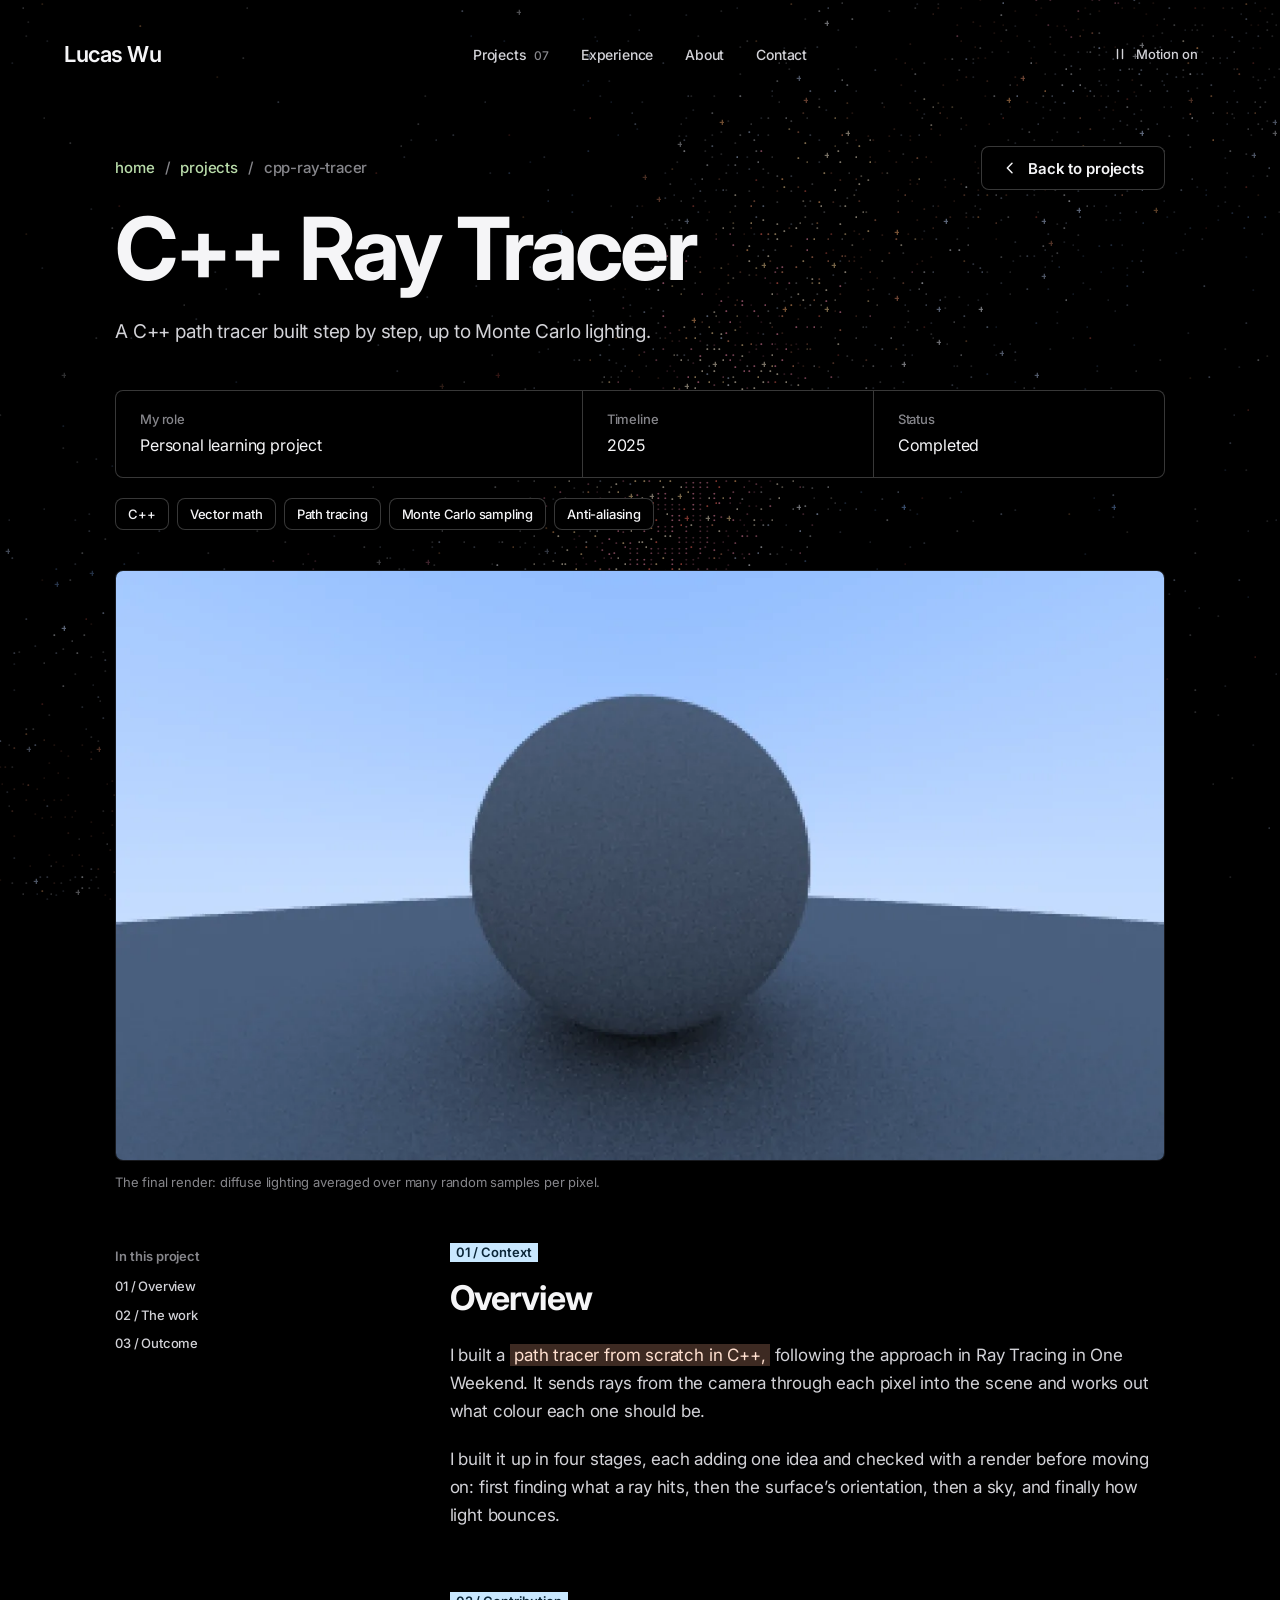
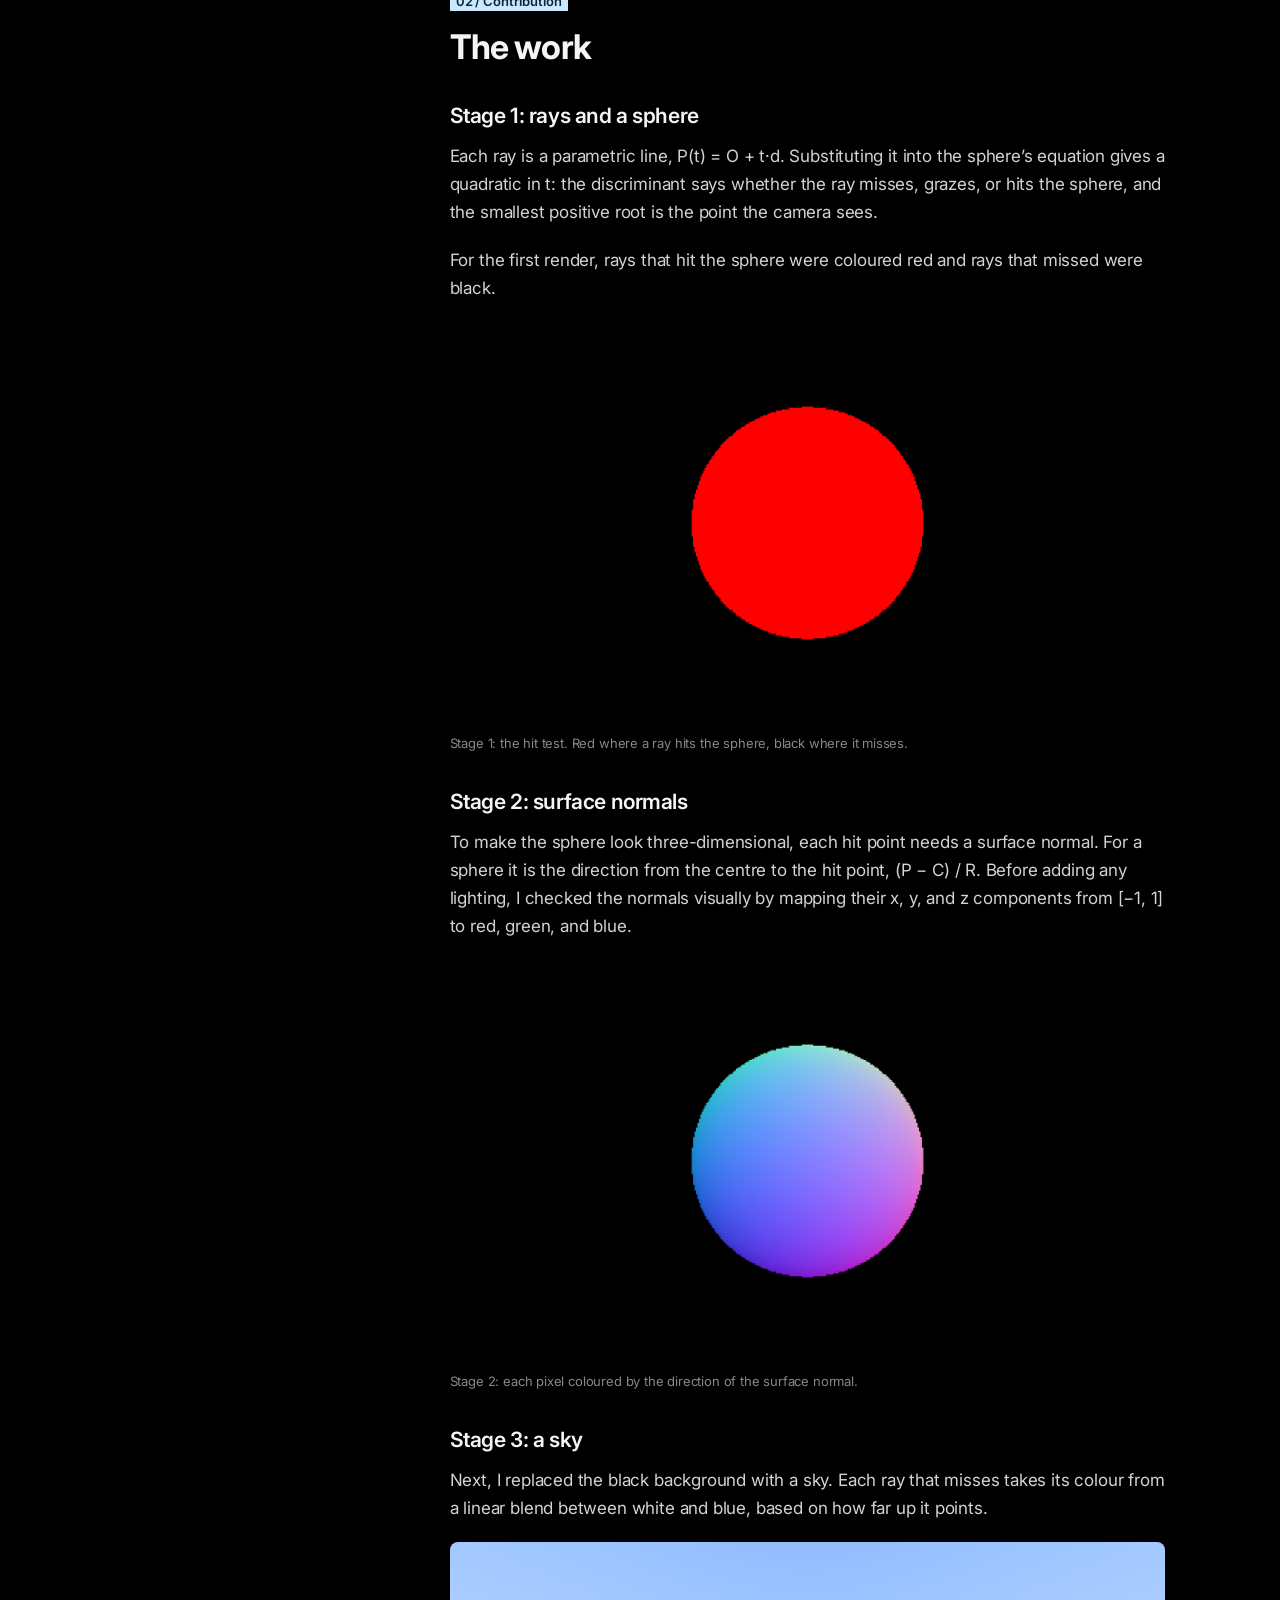
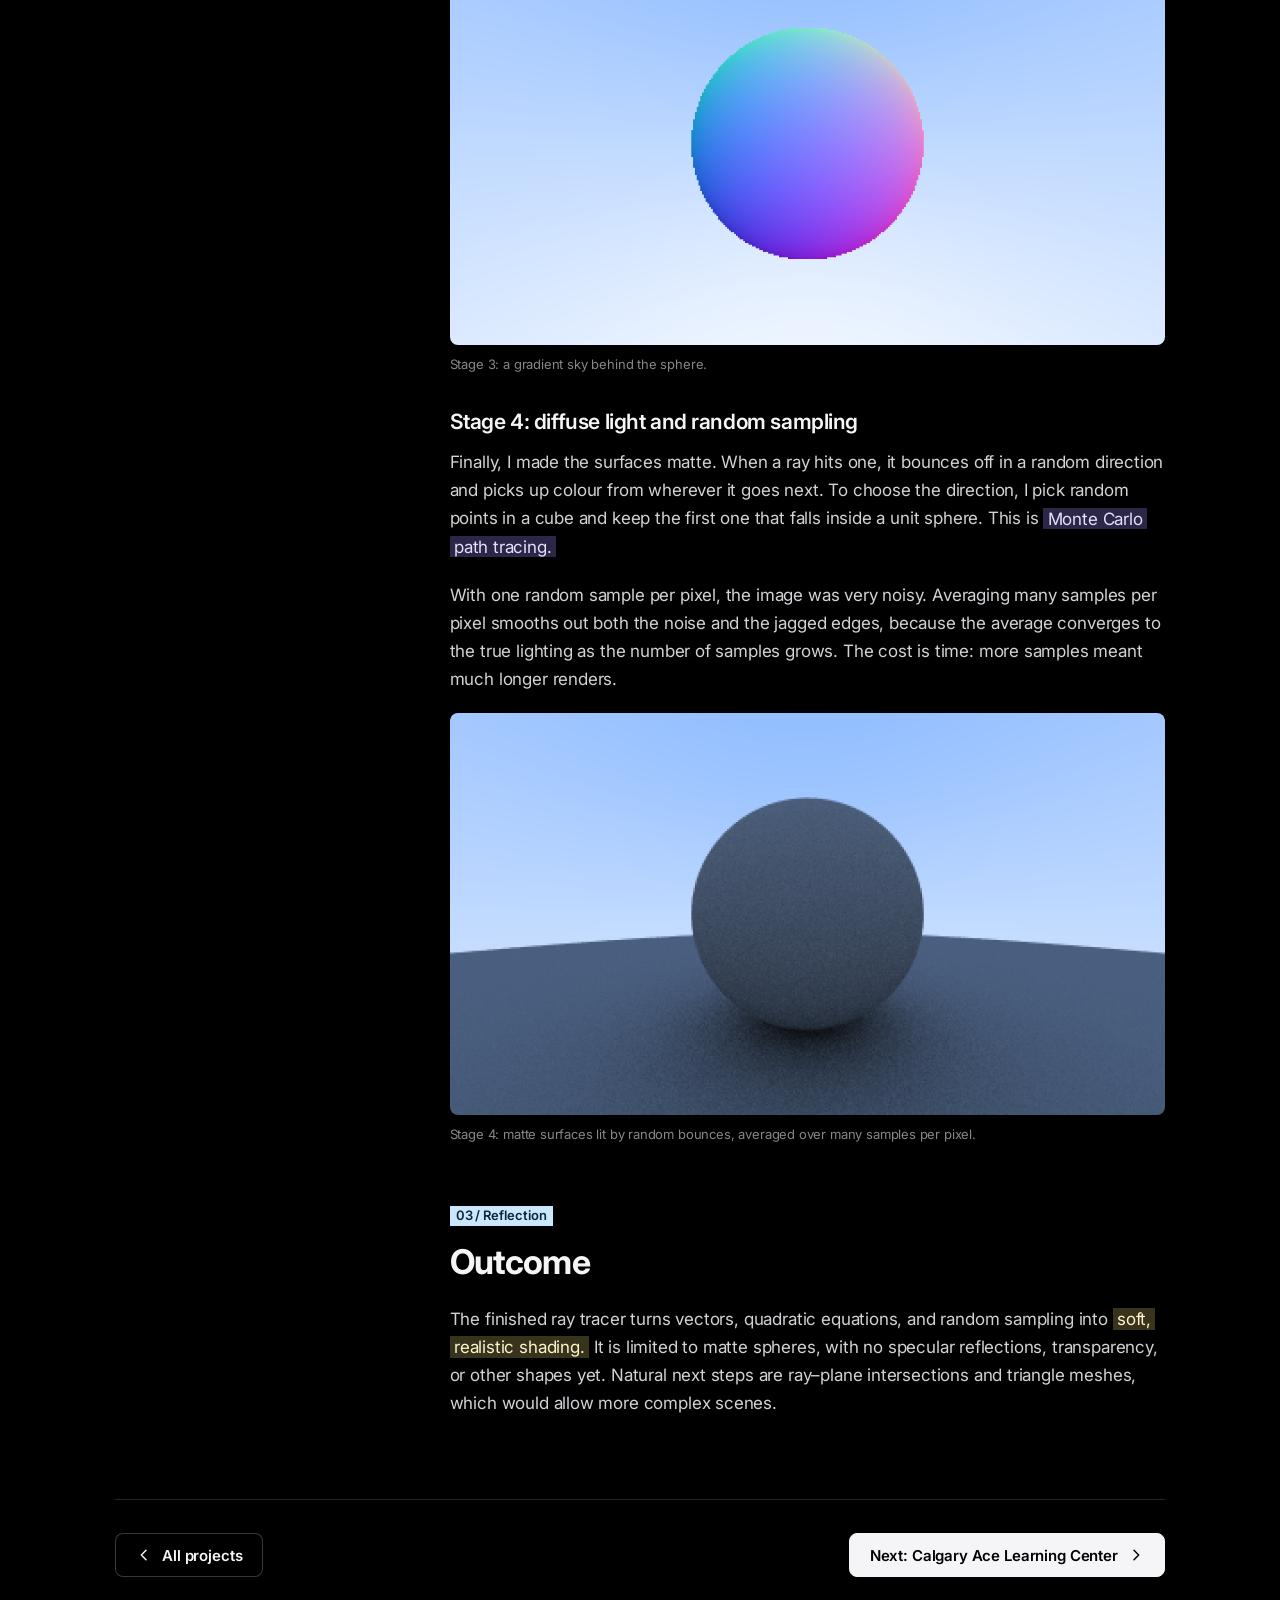
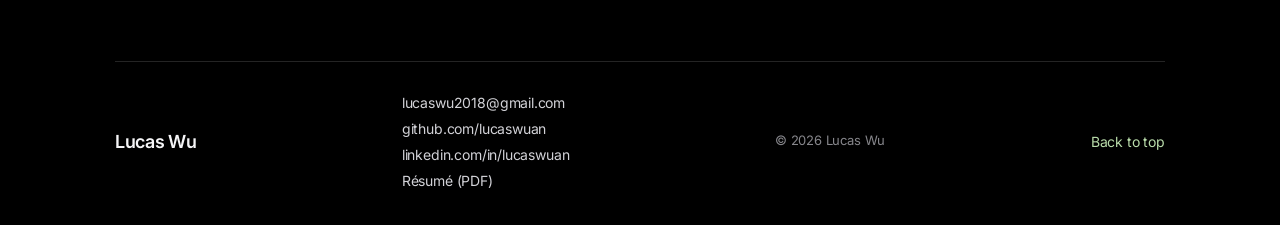
<file: projects/cpp-ray-tracer/index.html>
<!doctype html>
<html lang="en">
<head>
  <meta charset="UTF-8">
  <meta name="viewport" content="width=device-width, initial-scale=1">
  <meta name="theme-color" content="#000000">
  <meta name="description" content="A C++ path tracer built step by step, up to Monte Carlo lighting.">
  <title>C++ Ray Tracer | Lucas Wu</title>
  <meta property="og:type" content="article">
  <meta property="og:site_name" content="Lucas Wu">
  <meta property="og:url" content="https://wulucas.me/projects/cpp-ray-tracer/">
  <meta property="og:title" content="C++ Ray Tracer | Lucas Wu">
  <meta property="og:description" content="A C++ path tracer built step by step, up to Monte Carlo lighting.">
  <meta property="og:image" content="https://wulucas.me/assets/projects/cpp-ray-tracer/og.jpg">
  <meta property="og:image:width" content="1200">
  <meta property="og:image:height" content="630">
  <meta property="og:image:alt" content="The ray tracer’s final render: a matte grey sphere resting on curved grey ground under a blue sky, with soft shading and a fine grain of sampling noise.">
  <meta name="twitter:card" content="summary_large_image">
  <link rel="icon" href="/favicon.ico" sizes="32x32">
  <link rel="icon" href="/assets/favicon.svg" type="image/svg+xml">
  <link rel="apple-touch-icon" href="/assets/apple-touch-icon.png">
  <link rel="preconnect" href="https://fonts.googleapis.com">
  <link rel="preconnect" href="https://fonts.gstatic.com" crossorigin>
  <link rel="stylesheet" href="https://fonts.googleapis.com/css2?family=Inter:opsz,wght@14..32,400..700&display=swap">
  <link rel="stylesheet" href="https://fonts.googleapis.com/css2?family=JetBrains+Mono:wght@500&text=.%2C%3A%3B-%3D%2B*%23%25%40v&display=block">
  <link rel="stylesheet" href="/styles.css?v=33548fc92a">
  <link rel="stylesheet" href="/projects.css?v=2ec67f4f6b">
  <script src="/sky-renderer.js?v=536a713046" defer></script>
  <script src="/galaxy.js?v=20302f3e57" defer></script>
  <script src="/site.js?v=ef038ff65f" defer></script>
</head>
<body class="inner-page">
  <a class="skip-link" href="#main">Skip to project</a>
  <canvas id="stars" aria-hidden="true"></canvas>
  <header class="site-header"><a class="wordmark" href="/" aria-label="Lucas Wu, home">Lucas Wu</a><nav aria-label="Main navigation"><a href="/#projects">Projects <span class="nav-count">07</span></a><a class="nav-experience" href="/#experience">Experience</a><a class="nav-about" href="/#about">About</a><a href="/#contact">Contact</a></nav><button class="motion-button" id="motion-toggle" aria-pressed="false" aria-label="Pause animation"><span class="pause-symbol" aria-hidden="true"><svg class="icon-pause" viewBox="0 0 16 16"><path d="M5.5 3.5v9M10.5 3.5v9"/></svg><svg class="icon-play" viewBox="0 0 16 16"><path d="M5.5 3.5 12.5 8l-7 4.5z"/></svg></span><span class="motion-text">Motion on</span></button></header>
  <main id="main" class="project-page section-shell">
    <div class="page-bar"><nav class="breadcrumb" aria-label="Breadcrumb"><a href="/">home</a><span aria-hidden="true">/</span><a href="/projects/">projects</a><span aria-hidden="true">/</span><span aria-current="page">cpp-ray-tracer</span></nav><a class="outline-link page-back" href="/projects/"><span class="chevron back" aria-hidden="true"></span> Back to projects</a></div>
    <header class="project-heading">
      <h1>C++ Ray Tracer</h1>
      <p class="project-summary">A C++ path tracer built step by step, up to Monte Carlo lighting.</p>

    </header>
    <dl class="project-facts"><div><dt>My role</dt><dd>Personal learning project</dd></div><div><dt>Timeline</dt><dd>2025</dd></div><div><dt>Status</dt><dd>Completed</dd></div></dl>
    <ul class="project-tags" aria-label="Skills and tools"><li>C++</li><li>Vector math</li><li>Path tracing</li><li>Monte Carlo sampling</li><li>Anti-aliasing</li></ul>
    <figure class="project-cover"><span class="project-art photo-art"><picture><source type="image/webp" srcset="/assets/projects/cpp-ray-tracer/04-diffuse-final-600.webp 600w, /assets/projects/cpp-ray-tracer/04-diffuse-final-1200.webp 1200w, /assets/projects/cpp-ray-tracer/04-diffuse-final-1600.webp 1600w" sizes="(max-width: 1000px) 86vw, min(1220px, 82vw)"><img src="/assets/projects/cpp-ray-tracer/04-diffuse-final.webp" alt="The ray tracer’s final render: a matte grey sphere resting on curved grey ground under a blue sky, with soft shading and a fine grain of sampling noise." fetchpriority="high" decoding="async"></picture></span><figcaption>The final render: diffuse lighting averaged over many random samples per pixel.</figcaption></figure>

    <div class="case-layout">
      <nav class="case-nav" aria-label="On this page"><p class="eyebrow">In this project</p><a href="#overview">01 / Overview</a><a href="#work">02 / The work</a><a href="#outcome">03 / Outcome</a></nav>
      <div class="case-content">
        <section id="overview" class="case-section"><p class="eyebrow">01 / Context</p><h2>Overview</h2><p>I built a <mark data-tone="0">path tracer from scratch in C++,</mark> following the approach in Ray Tracing in One Weekend. It sends rays from the camera through each pixel into the scene and works out what colour each one should be.</p>
<p>I built it up in four stages, each adding one idea and checked with a render before moving on: first finding what a ray hits, then the surface’s orientation, then a sky, and finally how light bounces.</p></section>
        <section id="work" class="case-section"><p class="eyebrow">02 / Contribution</p><h2>The work</h2><div class="work-section"><h3>Stage 1: rays and a sphere</h3><p>Each ray is a parametric line, P(t) = O + t·d. Substituting it into the sphere’s equation gives a quadratic in t: the discriminant says whether the ray misses, grazes, or hits the sphere, and the smallest positive root is the point the camera sees.</p>
<p>For the first render, rays that hit the sphere were coloured red and rays that missed were black.</p><div class="project-gallery"><figure class="gallery-item gallery-wide"><a href="/assets/projects/cpp-ray-tracer/01-hit-test.webp" target="_blank" rel="noopener" aria-label="Open image: A flat red circle on a black background."><img src="/assets/projects/cpp-ray-tracer/01-hit-test.webp" alt="A flat red circle on a black background." loading="lazy" decoding="async"></a><figcaption>Stage 1: the hit test. Red where a ray hits the sphere, black where it misses.</figcaption></figure></div></div>
<div class="work-section"><h3>Stage 2: surface normals</h3><p>To make the sphere look three-dimensional, each hit point needs a surface normal. For a sphere it is the direction from the centre to the hit point, (P − C) / R. Before adding any lighting, I checked the normals visually by mapping their x, y, and z components from [−1, 1] to red, green, and blue.</p><div class="project-gallery"><figure class="gallery-item gallery-wide"><a href="/assets/projects/cpp-ray-tracer/02-surface-normals.webp" target="_blank" rel="noopener" aria-label="Open image: A sphere on a black background, shaded in a smooth gradient of cyan, blue, purple, and pink by the direction its surface faces."><img src="/assets/projects/cpp-ray-tracer/02-surface-normals.webp" alt="A sphere on a black background, shaded in a smooth gradient of cyan, blue, purple, and pink by the direction its surface faces." loading="lazy" decoding="async"></a><figcaption>Stage 2: each pixel coloured by the direction of the surface normal.</figcaption></figure></div></div>
<div class="work-section"><h3>Stage 3: a sky</h3><p>Next, I replaced the black background with a sky. Each ray that misses takes its colour from a linear blend between white and blue, based on how far up it points.</p><div class="project-gallery"><figure class="gallery-item gallery-wide"><a href="/assets/projects/cpp-ray-tracer/03-sky-gradient.webp" target="_blank" rel="noopener" aria-label="Open image: The normal-coloured sphere against a sky that fades from light blue at the top to near-white at the bottom."><img src="/assets/projects/cpp-ray-tracer/03-sky-gradient.webp" alt="The normal-coloured sphere against a sky that fades from light blue at the top to near-white at the bottom." loading="lazy" decoding="async"></a><figcaption>Stage 3: a gradient sky behind the sphere.</figcaption></figure></div></div>
<div class="work-section"><h3>Stage 4: diffuse light and random sampling</h3><p>Finally, I made the surfaces matte. When a ray hits one, it bounces off in a random direction and picks up colour from wherever it goes next. To choose the direction, I pick random points in a cube and keep the first one that falls inside a unit sphere. This is <mark data-tone="1">Monte Carlo path tracing.</mark></p>
<p>With one random sample per pixel, the image was very noisy. Averaging many samples per pixel smooths out both the noise and the jagged edges, because the average converges to the true lighting as the number of samples grows. The cost is time: more samples meant much longer renders.</p><div class="project-gallery"><figure class="gallery-item gallery-wide"><a href="/assets/projects/cpp-ray-tracer/04-diffuse-final.webp" target="_blank" rel="noopener" aria-label="Open image: A matte grey sphere resting on curved grey ground under a blue sky, with soft shading and a fine grain of sampling noise."><img src="/assets/projects/cpp-ray-tracer/04-diffuse-final.webp" alt="A matte grey sphere resting on curved grey ground under a blue sky, with soft shading and a fine grain of sampling noise." loading="lazy" decoding="async"></a><figcaption>Stage 4: matte surfaces lit by random bounces, averaged over many samples per pixel.</figcaption></figure></div></div></section>

        <section id="outcome" class="case-section"><p class="eyebrow">03 / Reflection</p><h2>Outcome</h2><p>The finished ray tracer turns vectors, quadratic equations, and random sampling into <mark data-tone="2">soft, realistic shading.</mark> It is limited to matte spheres, with no specular reflections, transparency, or other shapes yet. Natural next steps are ray–plane intersections and triangle meshes, which would allow more complex scenes.</p></section>
      </div>
    </div>
    <div class="project-pagination"><a class="outline-link" href="/projects/"><span class="chevron back" aria-hidden="true"></span> All projects</a><a class="outline-link next-project" href="/projects/calgary-ace/">Next: Calgary Ace Learning Center <span class="chevron" aria-hidden="true"></span></a></div>
  </main>
  <footer class="site-footer section-shell"><a class="wordmark" href="/">Lucas Wu</a><ul class="footer-links" aria-label="Contact links"><li><a href="mailto:lucaswu2018@gmail.com">lucaswu2018@gmail.com</a></li><li><a href="https://github.com/lucaswuan" target="_blank" rel="noopener">github.com/lucaswuan</a></li><li><a href="https://www.linkedin.com/in/lucaswuan/" target="_blank" rel="noopener">linkedin.com/in/lucaswuan</a></li><li><a href="/assets/Lucas_Wu_Hardware_Cycle2_v2.pdf" target="_blank" rel="noopener">Résumé (PDF)</a></li></ul><span class="coordinate">© <span data-current-year>2026</span> Lucas Wu</span><a class="back-top" href="#main">Back to top</a></footer>
</body>
</html>
</file>
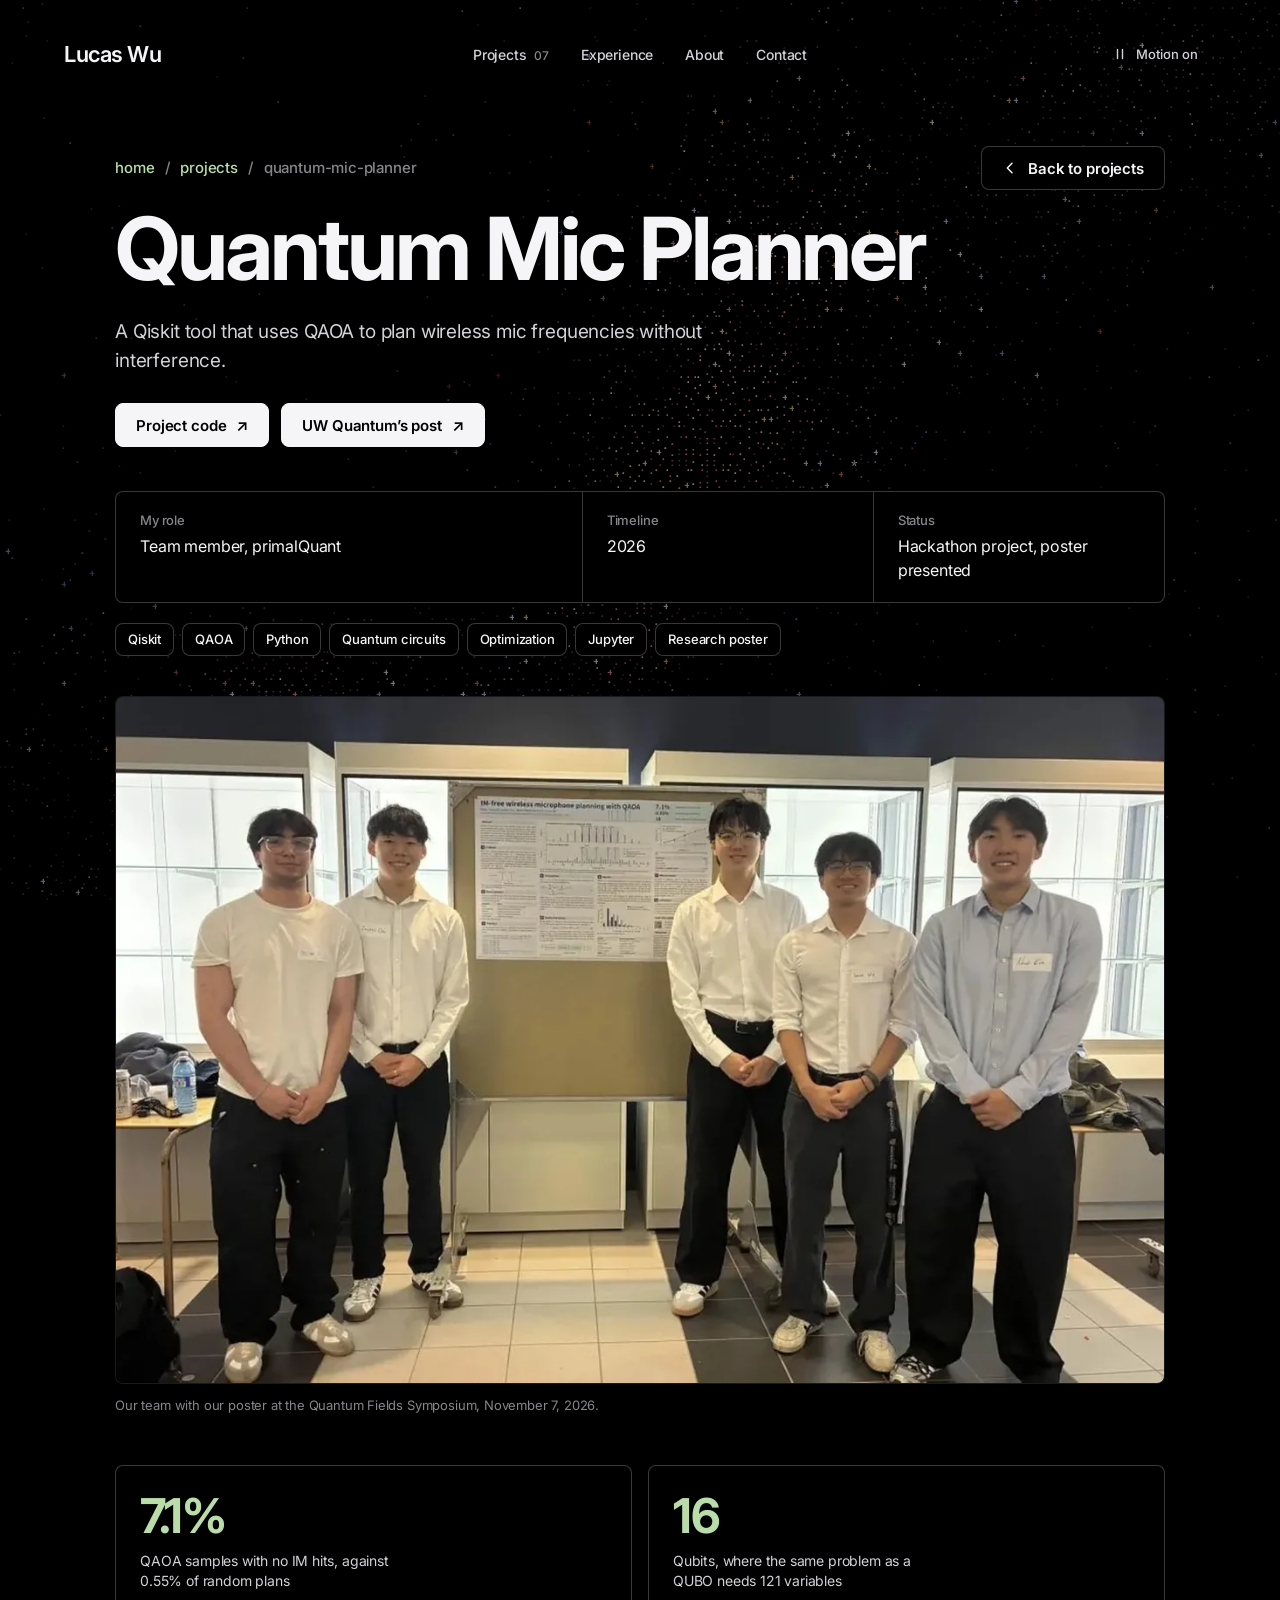
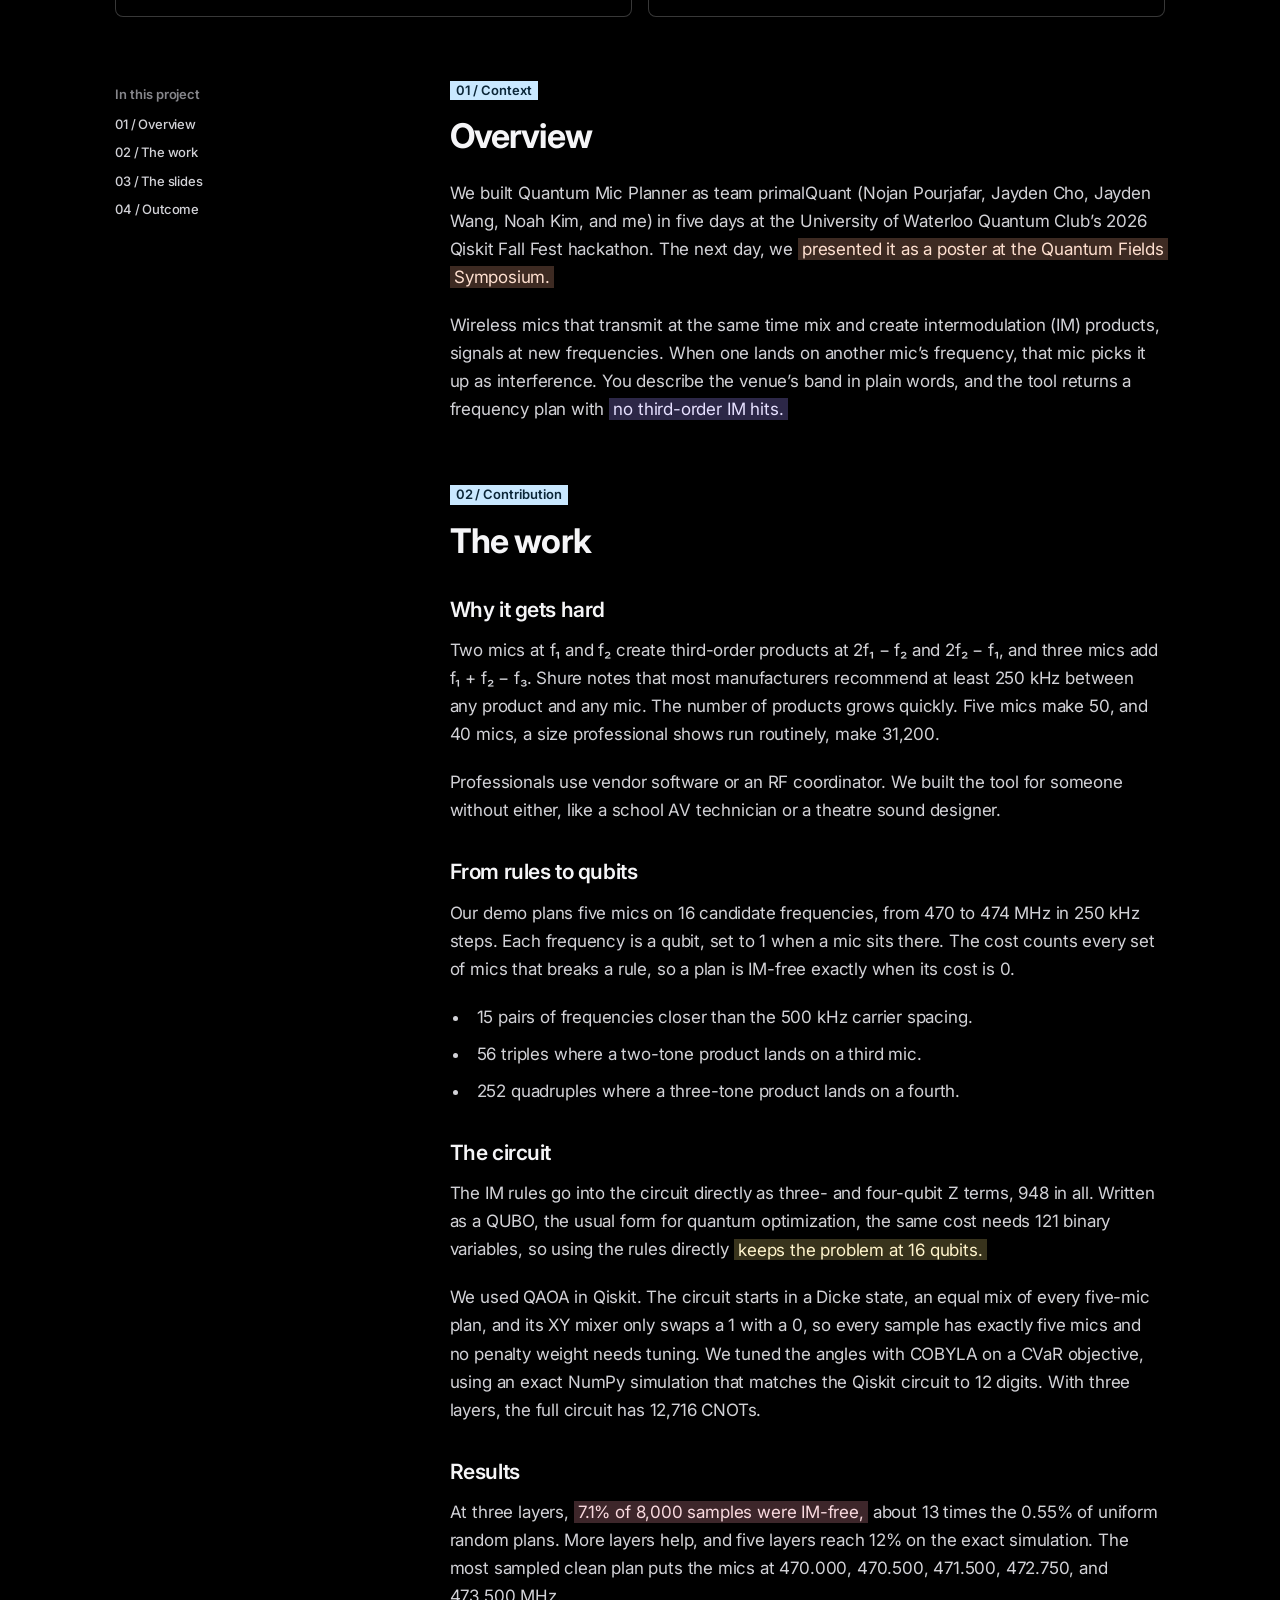
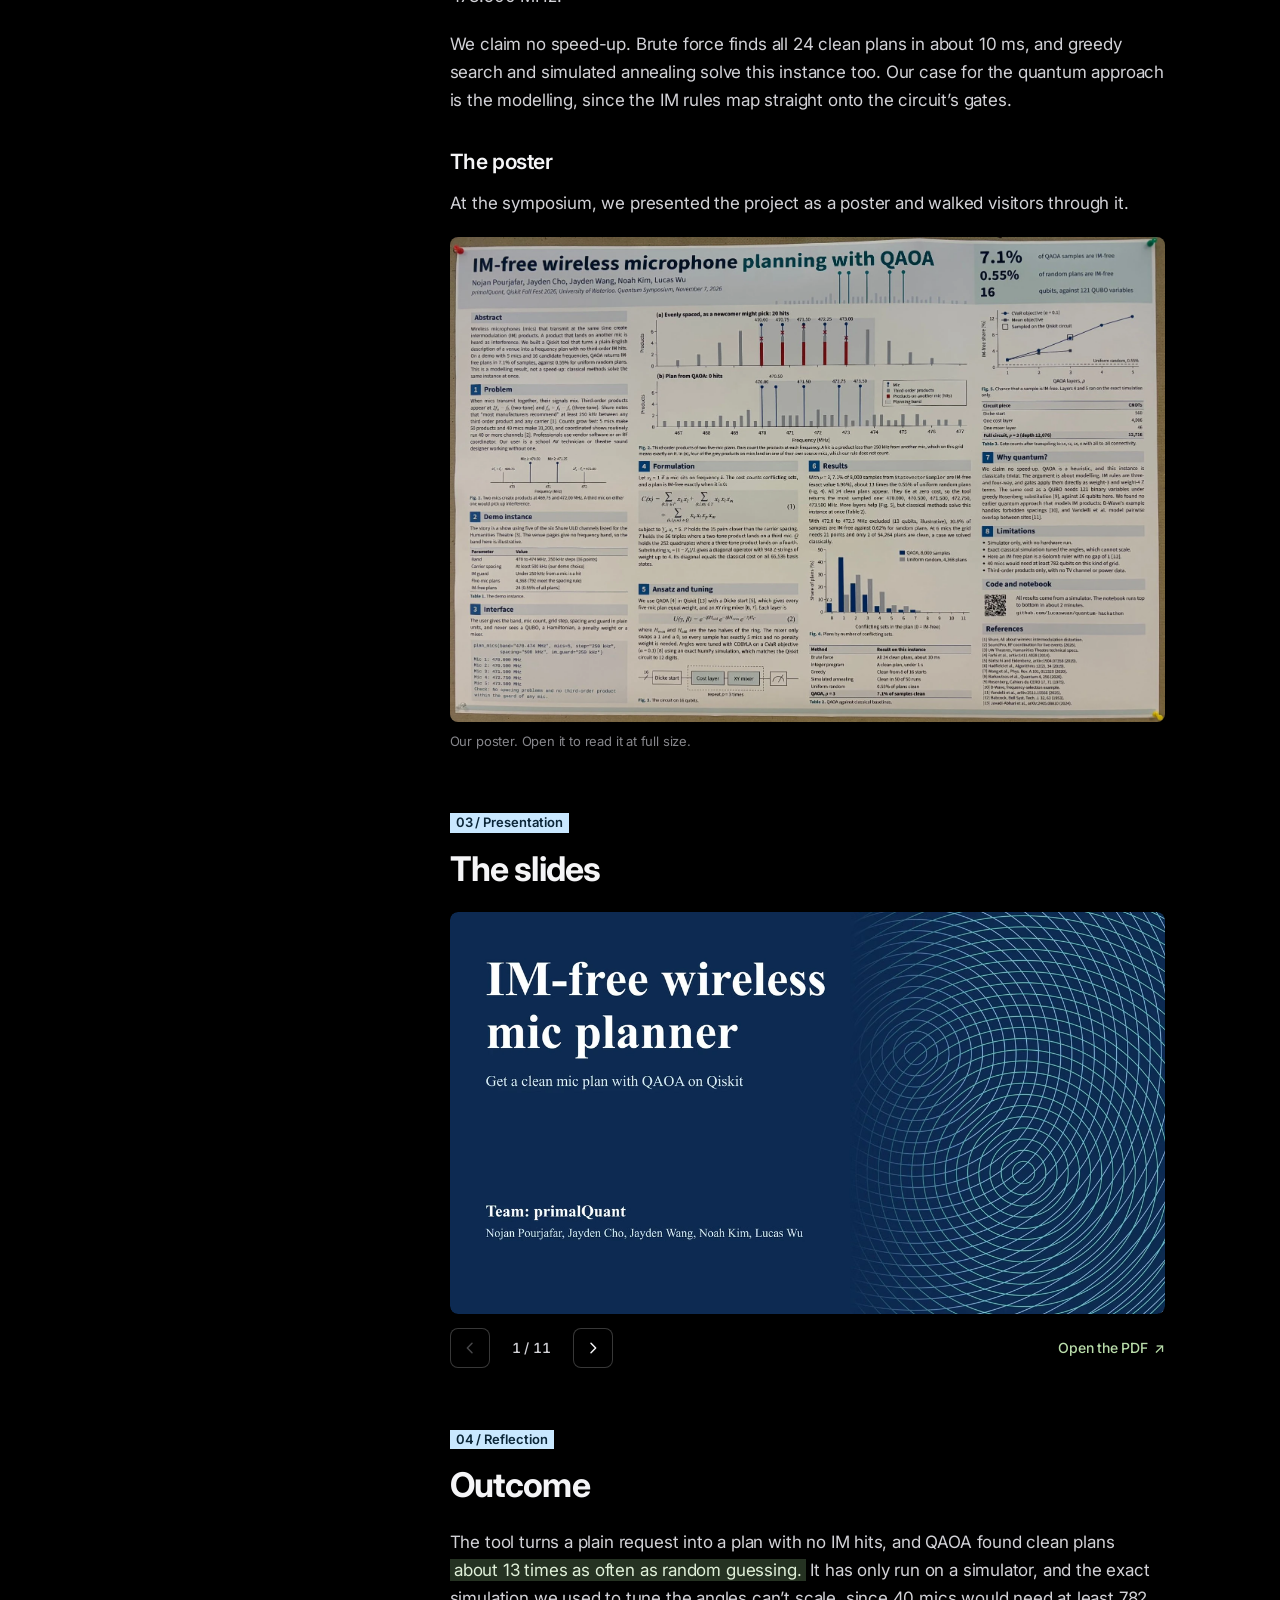
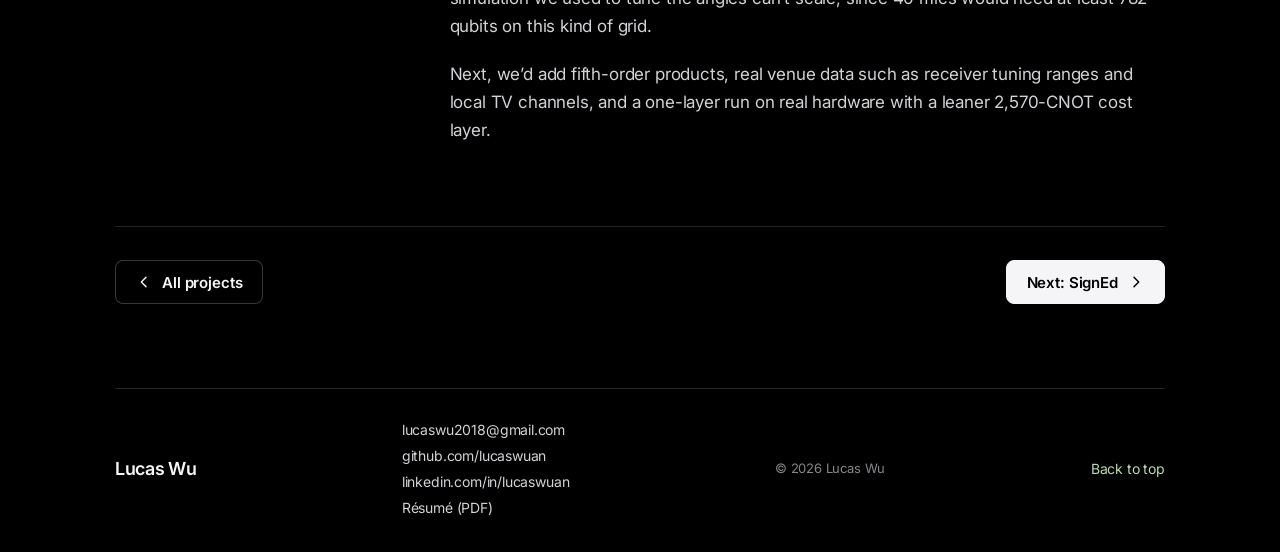
<file: projects/quantum-mic-planner/index.html>
<!doctype html>
<html lang="en">
<head>
  <meta charset="UTF-8">
  <meta name="viewport" content="width=device-width, initial-scale=1">
  <meta name="theme-color" content="#000000">
  <meta name="description" content="A Qiskit tool that uses QAOA to plan wireless mic frequencies without interference.">
  <title>Quantum Mic Planner | Lucas Wu</title>
  <meta property="og:type" content="article">
  <meta property="og:site_name" content="Lucas Wu">
  <meta property="og:url" content="https://wulucas.me/projects/quantum-mic-planner/">
  <meta property="og:title" content="Quantum Mic Planner | Lucas Wu">
  <meta property="og:description" content="A Qiskit tool that uses QAOA to plan wireless mic frequencies without interference.">
  <meta property="og:image" content="https://wulucas.me/assets/projects/quantum-mic-planner/og.jpg">
  <meta property="og:image:width" content="1200">
  <meta property="og:image:height" content="630">
  <meta property="og:image:alt" content="The five members of team primalQuant standing in a row in front of our poster, “IM-free wireless microphone planning with QAOA”, at the Quantum Fields Symposium.">
  <meta name="twitter:card" content="summary_large_image">
  <link rel="icon" href="/favicon.ico" sizes="32x32">
  <link rel="icon" href="/assets/favicon.svg" type="image/svg+xml">
  <link rel="apple-touch-icon" href="/assets/apple-touch-icon.png">
  <link rel="preconnect" href="https://fonts.googleapis.com">
  <link rel="preconnect" href="https://fonts.gstatic.com" crossorigin>
  <link rel="stylesheet" href="https://fonts.googleapis.com/css2?family=Inter:opsz,wght@14..32,400..700&display=swap">
  <link rel="stylesheet" href="https://fonts.googleapis.com/css2?family=JetBrains+Mono:wght@500&text=.%2C%3A%3B-%3D%2B*%23%25%40v&display=block">
  <link rel="stylesheet" href="/styles.css?v=33548fc92a">
  <link rel="stylesheet" href="/projects.css?v=2ec67f4f6b">
  <script src="/sky-renderer.js?v=536a713046" defer></script>
  <script src="/galaxy.js?v=20302f3e57" defer></script>
  <script src="/site.js?v=ef038ff65f" defer></script>
</head>
<body class="inner-page">
  <a class="skip-link" href="#main">Skip to project</a>
  <canvas id="stars" aria-hidden="true"></canvas>
  <header class="site-header"><a class="wordmark" href="/" aria-label="Lucas Wu, home">Lucas Wu</a><nav aria-label="Main navigation"><a href="/#projects">Projects <span class="nav-count">07</span></a><a class="nav-experience" href="/#experience">Experience</a><a class="nav-about" href="/#about">About</a><a href="/#contact">Contact</a></nav><button class="motion-button" id="motion-toggle" aria-pressed="false" aria-label="Pause animation"><span class="pause-symbol" aria-hidden="true"><svg class="icon-pause" viewBox="0 0 16 16"><path d="M5.5 3.5v9M10.5 3.5v9"/></svg><svg class="icon-play" viewBox="0 0 16 16"><path d="M5.5 3.5 12.5 8l-7 4.5z"/></svg></span><span class="motion-text">Motion on</span></button></header>
  <main id="main" class="project-page section-shell">
    <div class="page-bar"><nav class="breadcrumb" aria-label="Breadcrumb"><a href="/">home</a><span aria-hidden="true">/</span><a href="/projects/">projects</a><span aria-hidden="true">/</span><span aria-current="page">quantum-mic-planner</span></nav><a class="outline-link page-back" href="/projects/"><span class="chevron back" aria-hidden="true"></span> Back to projects</a></div>
    <header class="project-heading">
      <h1>Quantum Mic Planner</h1>
      <p class="project-summary">A Qiskit tool that uses QAOA to plan wireless mic frequencies without interference.</p>
      <div class="project-links"><a class="outline-link" href="https://github.com/lucaswuan/quantum-hackathon" target="_blank" rel="noopener">Project code <span aria-hidden="true">↗</span></a><a class="outline-link" href="https://www.linkedin.com/posts/waterloo-quantum_quantumcomputing-uwaterloo-uwquantum-activity-7527075570195726336-wO0J" target="_blank" rel="noopener">UW Quantum’s post <span aria-hidden="true">↗</span></a></div>
    </header>
    <dl class="project-facts"><div><dt>My role</dt><dd>Team member, primalQuant</dd></div><div><dt>Timeline</dt><dd>2026</dd></div><div><dt>Status</dt><dd>Hackathon project, poster presented</dd></div></dl>
    <ul class="project-tags" aria-label="Skills and tools"><li>Qiskit</li><li>QAOA</li><li>Python</li><li>Quantum circuits</li><li>Optimization</li><li>Jupyter</li><li>Research poster</li></ul>
    <figure class="project-cover"><span class="project-art photo-art"><picture><source type="image/webp" srcset="/assets/projects/quantum-mic-planner/team-poster-600.webp 600w, /assets/projects/quantum-mic-planner/team-poster-1200.webp 1200w, /assets/projects/quantum-mic-planner/team-poster-2048.webp 2048w" sizes="(max-width: 1000px) 86vw, min(1220px, 82vw)"><img src="/assets/projects/quantum-mic-planner/team-poster.webp" alt="The five members of team primalQuant standing in a row in front of our poster, “IM-free wireless microphone planning with QAOA”, at the Quantum Fields Symposium." style="object-position:50% 25%" fetchpriority="high" decoding="async"></picture></span><figcaption>Our team with our poster at the Quantum Fields Symposium, November 7, 2026.</figcaption></figure>
    <dl class="project-highlights"><div><dt>QAOA samples with no IM hits, against 0.55% of random plans</dt><dd>7.1%</dd></div><div><dt>Qubits, where the same problem as a QUBO needs 121 variables</dt><dd>16</dd></div></dl>
    <div class="case-layout">
      <nav class="case-nav" aria-label="On this page"><p class="eyebrow">In this project</p><a href="#overview">01 / Overview</a><a href="#work">02 / The work</a><a href="#slides">03 / The slides</a><a href="#outcome">04 / Outcome</a></nav>
      <div class="case-content">
        <section id="overview" class="case-section"><p class="eyebrow">01 / Context</p><h2>Overview</h2><p>We built Quantum Mic Planner as team primalQuant (Nojan Pourjafar, Jayden Cho, Jayden Wang, Noah Kim, and me) in five days at the University of Waterloo Quantum Club’s 2026 Qiskit Fall Fest hackathon. The next day, we <mark data-tone="0">presented it as a poster at the Quantum Fields Symposium.</mark></p>
<p>Wireless mics that transmit at the same time mix and create intermodulation (IM) products, signals at new frequencies. When one lands on another mic’s frequency, that mic picks it up as interference. You describe the venue’s band in plain words, and the tool returns a frequency plan with <mark data-tone="1">no third-order IM hits.</mark></p></section>
        <section id="work" class="case-section"><p class="eyebrow">02 / Contribution</p><h2>The work</h2><div class="work-section"><h3>Why it gets hard</h3><p>Two mics at f₁ and f₂ create third-order products at 2f₁ − f₂ and 2f₂ − f₁, and three mics add f₁ + f₂ − f₃. Shure notes that most manufacturers recommend at least 250 kHz between any product and any mic. The number of products grows quickly. Five mics make 50, and 40 mics, a size professional shows run routinely, make 31,200.</p>
<p>Professionals use vendor software or an RF coordinator. We built the tool for someone without either, like a school AV technician or a theatre sound designer.</p></div>
<div class="work-section"><h3>From rules to qubits</h3><p>Our demo plans five mics on 16 candidate frequencies, from 470 to 474 MHz in 250 kHz steps. Each frequency is a qubit, set to 1 when a mic sits there. The cost counts every set of mics that breaks a rule, so a plan is IM-free exactly when its cost is 0.</p><ul><li>15 pairs of frequencies closer than the 500 kHz carrier spacing.</li><li>56 triples where a two-tone product lands on a third mic.</li><li>252 quadruples where a three-tone product lands on a fourth.</li></ul></div>
<div class="work-section"><h3>The circuit</h3><p>The IM rules go into the circuit directly as three- and four-qubit Z terms, 948 in all. Written as a QUBO, the usual form for quantum optimization, the same cost needs 121 binary variables, so using the rules directly <mark data-tone="2">keeps the problem at 16 qubits.</mark></p>
<p>We used QAOA in Qiskit. The circuit starts in a Dicke state, an equal mix of every five-mic plan, and its XY mixer only swaps a 1 with a 0, so every sample has exactly five mics and no penalty weight needs tuning. We tuned the angles with COBYLA on a CVaR objective, using an exact NumPy simulation that matches the Qiskit circuit to 12 digits. With three layers, the full circuit has 12,716 CNOTs.</p></div>
<div class="work-section"><h3>Results</h3><p>At three layers, <mark data-tone="3">7.1% of 8,000 samples were IM-free,</mark> about 13 times the 0.55% of uniform random plans. More layers help, and five layers reach 12% on the exact simulation. The most sampled clean plan puts the mics at 470.000, 470.500, 471.500, 472.750, and 473.500 MHz.</p>
<p>We claim no speed-up. Brute force finds all 24 clean plans in about 10 ms, and greedy search and simulated annealing solve this instance too. Our case for the quantum approach is the modelling, since the IM rules map straight onto the circuit’s gates.</p></div>
<div class="work-section"><h3>The poster</h3><p>At the symposium, we presented the project as a poster and walked visitors through it.</p><div class="project-gallery"><figure class="gallery-item gallery-wide"><a href="/assets/projects/quantum-mic-planner/poster.webp" target="_blank" rel="noopener" aria-label="Open image: Our poster, “IM-free wireless microphone planning with QAOA”, pinned to a corkboard. It has sections on the problem, the demo instance, the interface, the formulation, the circuit, the results and the limitations, with charts comparing an evenly spaced plan with 20 hits to the QAOA plan with 0, and 7.1%, 0.55% and 16 qubits across the top."><img src="/assets/projects/quantum-mic-planner/poster.webp" alt="Our poster, “IM-free wireless microphone planning with QAOA”, pinned to a corkboard. It has sections on the problem, the demo instance, the interface, the formulation, the circuit, the results and the limitations, with charts comparing an evenly spaced plan with 20 hits to the QAOA plan with 0, and 7.1%, 0.55% and 16 qubits across the top." loading="lazy" decoding="async"></a><figcaption>Our poster. Open it to read it at full size.</figcaption></figure></div></div></section>
        <section id="slides" class="case-section"><p class="eyebrow">03 / Presentation</p><h2>The slides</h2><div class="slide-deck" data-slides><ol class="slide-track" tabindex="0" aria-label="Slides, 11 in all"><li class="slide"><picture><source type="image/avif" srcset="/assets/projects/quantum-mic-planner/slides/slide-01-600.avif 600w, /assets/projects/quantum-mic-planner/slides/slide-01-1200.avif 1200w, /assets/projects/quantum-mic-planner/slides/slide-01-1600.avif 1600w" sizes="(max-width: 650px) 86vw, (max-width: 1000px) 62vw, 870px"><source type="image/webp" srcset="/assets/projects/quantum-mic-planner/slides/slide-01-600.webp 600w, /assets/projects/quantum-mic-planner/slides/slide-01-1200.webp 1200w, /assets/projects/quantum-mic-planner/slides/slide-01-1600.webp 1600w" sizes="(max-width: 650px) 86vw, (max-width: 1000px) 62vw, 870px"><img src="/assets/projects/quantum-mic-planner/slides/slide-01.webp" alt="Title slide: “IM-free wireless mic planner. Get a clean mic plan with QAOA on Qiskit.” Team primalQuant: Nojan Pourjafar, Jayden Cho, Jayden Wang, Noah Kim, Lucas Wu." decoding="async"></picture></li><li class="slide"><picture><source type="image/avif" srcset="/assets/projects/quantum-mic-planner/slides/slide-02-600.avif 600w, /assets/projects/quantum-mic-planner/slides/slide-02-1200.avif 1200w, /assets/projects/quantum-mic-planner/slides/slide-02-1600.avif 1600w" sizes="(max-width: 650px) 86vw, (max-width: 1000px) 62vw, 870px"><source type="image/webp" srcset="/assets/projects/quantum-mic-planner/slides/slide-02-600.webp 600w, /assets/projects/quantum-mic-planner/slides/slide-02-1200.webp 1200w, /assets/projects/quantum-mic-planner/slides/slide-02-1600.webp 1600w" sizes="(max-width: 650px) 86vw, (max-width: 1000px) 62vw, 870px"><img src="/assets/projects/quantum-mic-planner/slides/slide-02.webp" alt="The problem. Picture a show at the Humanities Theatre with five wireless mics, and one starts to crackle. Mics transmitting at once create ghost signals called third-order products, and manufacturers recommend at least 250 kHz between any product and any mic. A diagram shows two mics at 470.50 and 471.25 MHz with ghosts at 469.75 and 472.00 MHz." loading="lazy" decoding="async"></picture></li><li class="slide"><picture><source type="image/avif" srcset="/assets/projects/quantum-mic-planner/slides/slide-03-600.avif 600w, /assets/projects/quantum-mic-planner/slides/slide-03-1200.avif 1200w, /assets/projects/quantum-mic-planner/slides/slide-03-1600.avif 1600w" sizes="(max-width: 650px) 86vw, (max-width: 1000px) 62vw, 870px"><source type="image/webp" srcset="/assets/projects/quantum-mic-planner/slides/slide-03-600.webp 600w, /assets/projects/quantum-mic-planner/slides/slide-03-1200.webp 1200w, /assets/projects/quantum-mic-planner/slides/slide-03-1600.webp 1600w" sizes="(max-width: 650px) 86vw, (max-width: 1000px) 62vw, 870px"><img src="/assets/projects/quantum-mic-planner/slides/slide-03.webp" alt="Products grow with the cube of the mic count: 50 third-order products from 5 mics and 31,200 from 40, a size pros run routinely. A log-scale chart shows two-tone and three-tone products rising up to 40 mics." loading="lazy" decoding="async"></picture></li><li class="slide"><picture><source type="image/avif" srcset="/assets/projects/quantum-mic-planner/slides/slide-04-600.avif 600w, /assets/projects/quantum-mic-planner/slides/slide-04-1200.avif 1200w, /assets/projects/quantum-mic-planner/slides/slide-04-1600.avif 1600w" sizes="(max-width: 650px) 86vw, (max-width: 1000px) 62vw, 870px"><source type="image/webp" srcset="/assets/projects/quantum-mic-planner/slides/slide-04-600.webp 600w, /assets/projects/quantum-mic-planner/slides/slide-04-1200.webp 1200w, /assets/projects/quantum-mic-planner/slides/slide-04-1600.webp 1600w" sizes="(max-width: 650px) 86vw, (max-width: 1000px) 62vw, 870px"><img src="/assets/projects/quantum-mic-planner/slides/slide-04.webp" alt="Our tool. A single plan_mics call with the band, mic count, step, spacing and guard, made for a school AV tech or theatre sound designer, with no QUBO or Hamiltonian in sight. Below it, a spectrum of five Shure channels between 470 and 474 MHz." loading="lazy" decoding="async"></picture></li><li class="slide"><picture><source type="image/avif" srcset="/assets/projects/quantum-mic-planner/slides/slide-05-600.avif 600w, /assets/projects/quantum-mic-planner/slides/slide-05-1200.avif 1200w, /assets/projects/quantum-mic-planner/slides/slide-05-1600.avif 1600w" sizes="(max-width: 650px) 86vw, (max-width: 1000px) 62vw, 870px"><source type="image/webp" srcset="/assets/projects/quantum-mic-planner/slides/slide-05-600.webp 600w, /assets/projects/quantum-mic-planner/slides/slide-05-1200.webp 1200w, /assets/projects/quantum-mic-planner/slides/slide-05-1600.webp 1600w" sizes="(max-width: 650px) 86vw, (max-width: 1000px) 62vw, 870px"><img src="/assets/projects/quantum-mic-planner/slides/slide-05.webp" alt="How it works, in four steps: the rules, the conflict sets (15 pairs, 56 triples and 252 quadruples), the cost on 16 qubits, and QAOA with a Dicke start and an XY mixer, above the cost function C(x)." loading="lazy" decoding="async"></picture></li><li class="slide"><picture><source type="image/avif" srcset="/assets/projects/quantum-mic-planner/slides/slide-06-600.avif 600w, /assets/projects/quantum-mic-planner/slides/slide-06-1200.avif 1200w, /assets/projects/quantum-mic-planner/slides/slide-06-1600.avif 1600w" sizes="(max-width: 650px) 86vw, (max-width: 1000px) 62vw, 870px"><source type="image/webp" srcset="/assets/projects/quantum-mic-planner/slides/slide-06-600.webp 600w, /assets/projects/quantum-mic-planner/slides/slide-06-1200.webp 1200w, /assets/projects/quantum-mic-planner/slides/slide-06-1600.webp 1600w" sizes="(max-width: 650px) 86vw, (max-width: 1000px) 62vw, 870px"><img src="/assets/projects/quantum-mic-planner/slides/slide-06.webp" alt="Demo: even spacing is the worst case. Evenly spaced mics, as a newcomer might pick them, get 20 hits; the plan from QAOA gets 0." loading="lazy" decoding="async"></picture></li><li class="slide"><picture><source type="image/avif" srcset="/assets/projects/quantum-mic-planner/slides/slide-07-600.avif 600w, /assets/projects/quantum-mic-planner/slides/slide-07-1200.avif 1200w, /assets/projects/quantum-mic-planner/slides/slide-07-1600.avif 1600w" sizes="(max-width: 650px) 86vw, (max-width: 1000px) 62vw, 870px"><source type="image/webp" srcset="/assets/projects/quantum-mic-planner/slides/slide-07-600.webp 600w, /assets/projects/quantum-mic-planner/slides/slide-07-1200.webp 1200w, /assets/projects/quantum-mic-planner/slides/slide-07-1600.webp 1600w" sizes="(max-width: 650px) 86vw, (max-width: 1000px) 62vw, 870px"><img src="/assets/projects/quantum-mic-planner/slides/slide-07.webp" alt="How well does it work? 7.1% of 8,000 QAOA samples are IM-free, against 0.55% of random plans, and 12% at five layers on the exact simulation. A histogram compares conflicting sets per plan for QAOA and random plans." loading="lazy" decoding="async"></picture></li><li class="slide"><picture><source type="image/webp" srcset="/assets/projects/quantum-mic-planner/slides/slide-08-600.webp 600w, /assets/projects/quantum-mic-planner/slides/slide-08-1200.webp 1200w, /assets/projects/quantum-mic-planner/slides/slide-08-1600.webp 1600w" sizes="(max-width: 650px) 86vw, (max-width: 1000px) 62vw, 870px"><img src="/assets/projects/quantum-mic-planner/slides/slide-08.webp" alt="Why quantum? No speed-up, since brute force checks all 4,368 plans in about 10 ms. A modelling fit, with 16 qubits against 121 variables as a QUBO. The price is 12,716 CNOTs at three layers. We found no earlier quantum approach that models IM products." loading="lazy" decoding="async"></picture></li><li class="slide"><picture><source type="image/webp" srcset="/assets/projects/quantum-mic-planner/slides/slide-09-600.webp 600w, /assets/projects/quantum-mic-planner/slides/slide-09-1200.webp 1200w, /assets/projects/quantum-mic-planner/slides/slide-09-1600.webp 1600w" sizes="(max-width: 650px) 86vw, (max-width: 1000px) 62vw, 870px"><img src="/assets/projects/quantum-mic-planner/slides/slide-09.webp" alt="Shortfalls: classically trivial at 16 frequencies, third-order products only, and not run on hardware. Planning 40 mics would take more than 782 qubits." loading="lazy" decoding="async"></picture></li><li class="slide"><picture><source type="image/avif" srcset="/assets/projects/quantum-mic-planner/slides/slide-10-600.avif 600w, /assets/projects/quantum-mic-planner/slides/slide-10-1200.avif 1200w, /assets/projects/quantum-mic-planner/slides/slide-10-1600.avif 1600w" sizes="(max-width: 650px) 86vw, (max-width: 1000px) 62vw, 870px"><source type="image/webp" srcset="/assets/projects/quantum-mic-planner/slides/slide-10-600.webp 600w, /assets/projects/quantum-mic-planner/slides/slide-10-1200.webp 1200w, /assets/projects/quantum-mic-planner/slides/slide-10-1600.webp 1600w" sizes="(max-width: 650px) 86vw, (max-width: 1000px) 62vw, 870px"><img src="/assets/projects/quantum-mic-planner/slides/slide-10.webp" alt="What’s next: fifth-order products, real venues with receiver tuning ranges, TV channels and several rooms, and a one-layer hardware run with the leaner 2,570-CNOT cost layer." loading="lazy" decoding="async"></picture></li><li class="slide"><picture><source type="image/webp" srcset="/assets/projects/quantum-mic-planner/slides/slide-11-600.webp 600w, /assets/projects/quantum-mic-planner/slides/slide-11-1200.webp 1200w, /assets/projects/quantum-mic-planner/slides/slide-11-1600.webp 1600w" sizes="(max-width: 650px) 86vw, (max-width: 1000px) 62vw, 870px"><img src="/assets/projects/quantum-mic-planner/slides/slide-11.webp" alt="References, including Shure on intermodulation, the SoundPro coordination guide, the UW Theatres specs, D-Wave’s frequency-selection example, Vandelli et al., and the QAOA papers the circuit builds on." loading="lazy" decoding="async"></picture></li></ol><div class="slide-bar"><div class="slide-controls" hidden><button class="slide-step" type="button" data-step="-1" aria-label="Previous slide"><span class="chevron back" aria-hidden="true"></span></button><span class="slide-count" aria-live="polite">1 / 11</span><button class="slide-step" type="button" data-step="1" aria-label="Next slide"><span class="chevron" aria-hidden="true"></span></button></div><a class="slide-pdf" href="/assets/projects/quantum-mic-planner/primalquant-slides.pdf" target="_blank" rel="noopener">Open the PDF <span aria-hidden="true">↗</span></a></div></div></section>
        <section id="outcome" class="case-section"><p class="eyebrow">04 / Reflection</p><h2>Outcome</h2><p>The tool turns a plain request into a plan with no IM hits, and QAOA found clean plans <mark data-tone="4">about 13 times as often as random guessing.</mark> It has only run on a simulator, and the exact simulation we used to tune the angles can’t scale, since 40 mics would need at least 782 qubits on this kind of grid.</p>
<p>Next, we’d add fifth-order products, real venue data such as receiver tuning ranges and local TV channels, and a one-layer run on real hardware with a leaner 2,570-CNOT cost layer.</p></section>
      </div>
    </div>
    <div class="project-pagination"><a class="outline-link" href="/projects/"><span class="chevron back" aria-hidden="true"></span> All projects</a><a class="outline-link next-project" href="/projects/signed/">Next: SignEd <span class="chevron" aria-hidden="true"></span></a></div>
  </main>
  <footer class="site-footer section-shell"><a class="wordmark" href="/">Lucas Wu</a><ul class="footer-links" aria-label="Contact links"><li><a href="mailto:lucaswu2018@gmail.com">lucaswu2018@gmail.com</a></li><li><a href="https://github.com/lucaswuan" target="_blank" rel="noopener">github.com/lucaswuan</a></li><li><a href="https://www.linkedin.com/in/lucaswuan/" target="_blank" rel="noopener">linkedin.com/in/lucaswuan</a></li><li><a href="/assets/Lucas_Wu_Hardware_Cycle2_v2.pdf" target="_blank" rel="noopener">Résumé (PDF)</a></li></ul><span class="coordinate">© <span data-current-year>2026</span> Lucas Wu</span><a class="back-top" href="#main">Back to top</a></footer>
</body>
</html>
</file>
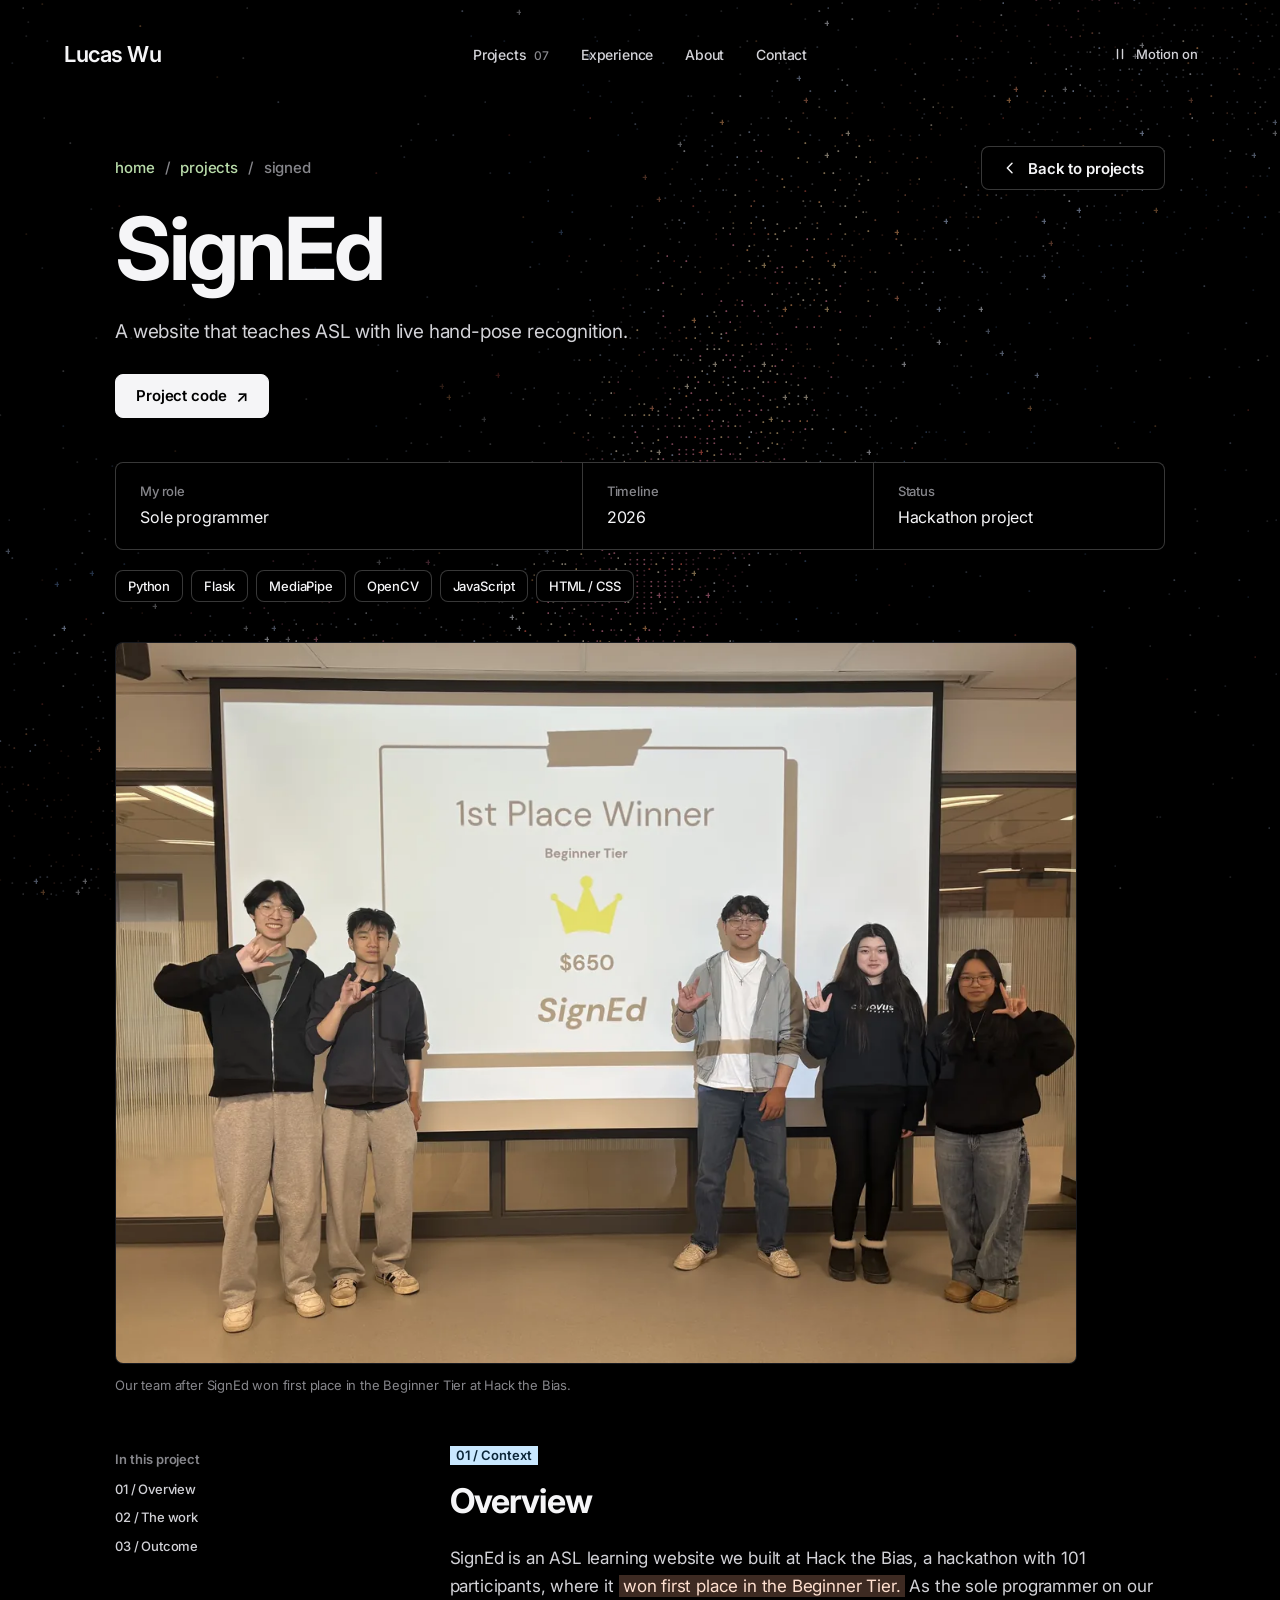
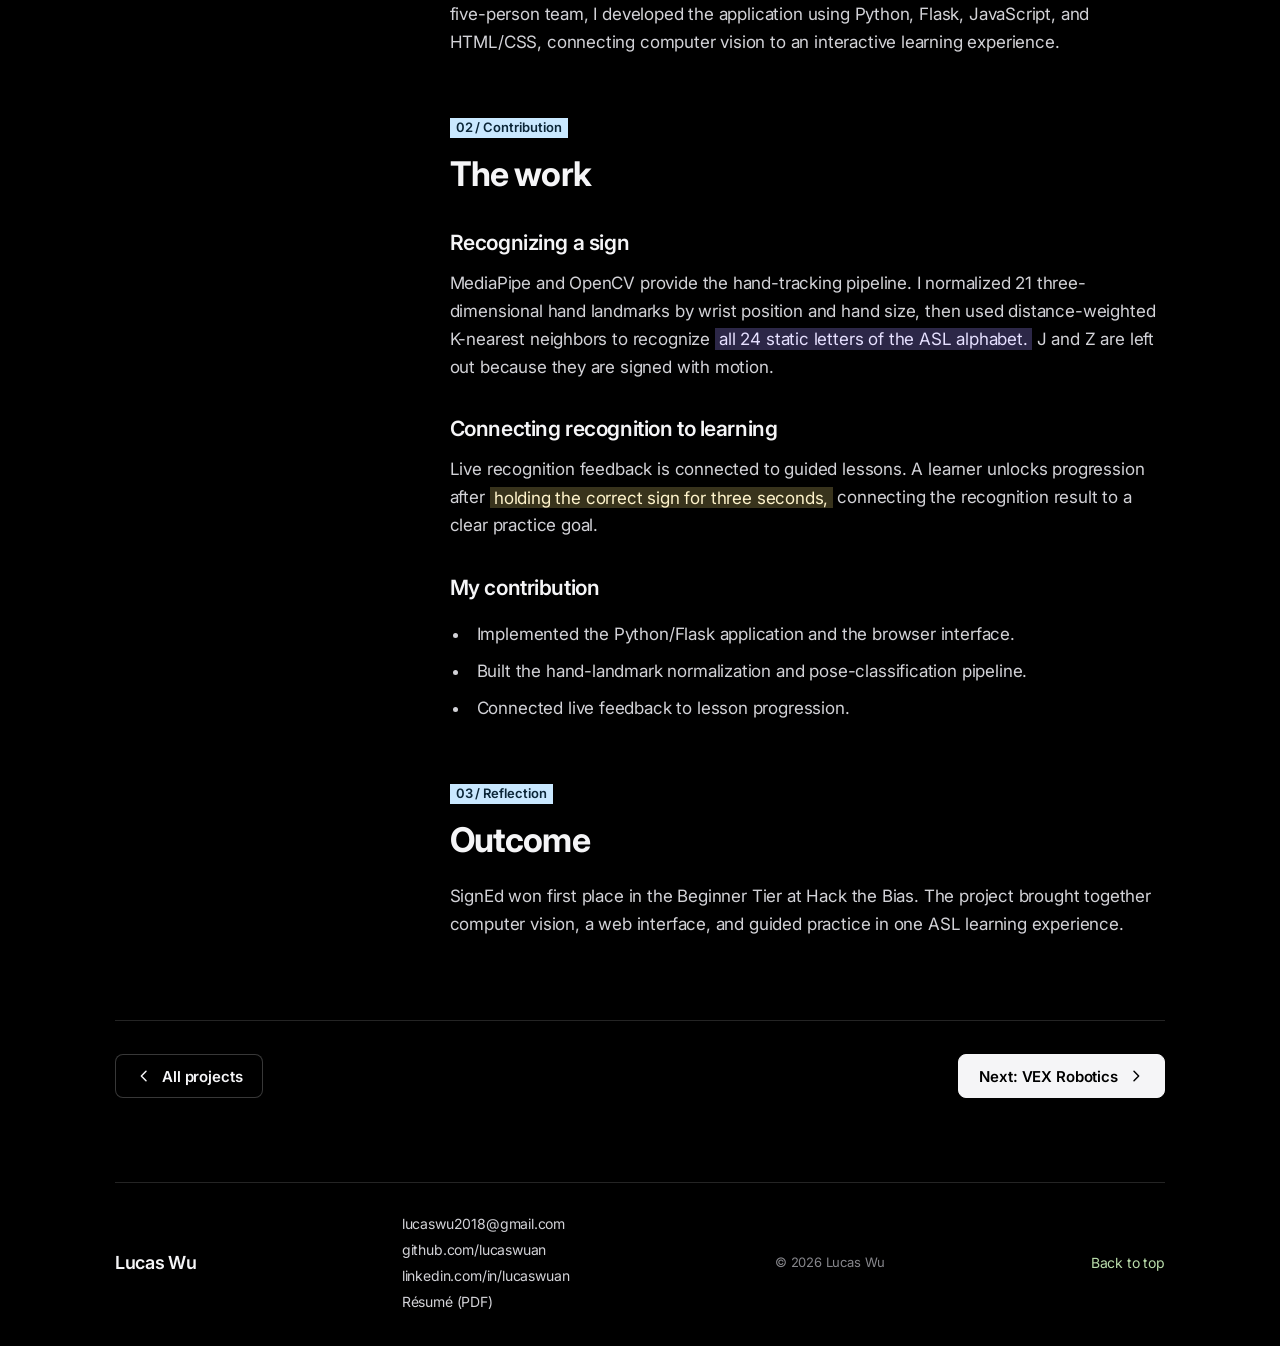
<file: projects/signed/index.html>
<!doctype html>
<html lang="en">
<head>
  <meta charset="UTF-8">
  <meta name="viewport" content="width=device-width, initial-scale=1">
  <meta name="theme-color" content="#000000">
  <meta name="description" content="A website that teaches ASL with live hand-pose recognition.">
  <title>SignEd | Lucas Wu</title>
  <meta property="og:type" content="article">
  <meta property="og:site_name" content="Lucas Wu">
  <meta property="og:url" content="https://wulucas.me/projects/signed/">
  <meta property="og:title" content="SignEd | Lucas Wu">
  <meta property="og:description" content="A website that teaches ASL with live hand-pose recognition.">
  <meta property="og:image" content="https://wulucas.me/assets/projects/signed/og.jpg">
  <meta property="og:image:width" content="1200">
  <meta property="og:image:height" content="630">
  <meta property="og:image:alt" content="The five-person SignEd team standing in front of a projected slide that reads “1st Place Winner, Beginner Tier, $650, SignEd”, most of them making the ASL “I love you” sign.">
  <meta name="twitter:card" content="summary_large_image">
  <link rel="icon" href="/favicon.ico" sizes="32x32">
  <link rel="icon" href="/assets/favicon.svg" type="image/svg+xml">
  <link rel="apple-touch-icon" href="/assets/apple-touch-icon.png">
  <link rel="preconnect" href="https://fonts.googleapis.com">
  <link rel="preconnect" href="https://fonts.gstatic.com" crossorigin>
  <link rel="stylesheet" href="https://fonts.googleapis.com/css2?family=Inter:opsz,wght@14..32,400..700&display=swap">
  <link rel="stylesheet" href="https://fonts.googleapis.com/css2?family=JetBrains+Mono:wght@500&text=.%2C%3A%3B-%3D%2B*%23%25%40v&display=block">
  <link rel="stylesheet" href="/styles.css?v=33548fc92a">
  <link rel="stylesheet" href="/projects.css?v=2ec67f4f6b">
  <script src="/sky-renderer.js?v=536a713046" defer></script>
  <script src="/galaxy.js?v=20302f3e57" defer></script>
  <script src="/site.js?v=ef038ff65f" defer></script>
</head>
<body class="inner-page">
  <a class="skip-link" href="#main">Skip to project</a>
  <canvas id="stars" aria-hidden="true"></canvas>
  <header class="site-header"><a class="wordmark" href="/" aria-label="Lucas Wu, home">Lucas Wu</a><nav aria-label="Main navigation"><a href="/#projects">Projects <span class="nav-count">07</span></a><a class="nav-experience" href="/#experience">Experience</a><a class="nav-about" href="/#about">About</a><a href="/#contact">Contact</a></nav><button class="motion-button" id="motion-toggle" aria-pressed="false" aria-label="Pause animation"><span class="pause-symbol" aria-hidden="true"><svg class="icon-pause" viewBox="0 0 16 16"><path d="M5.5 3.5v9M10.5 3.5v9"/></svg><svg class="icon-play" viewBox="0 0 16 16"><path d="M5.5 3.5 12.5 8l-7 4.5z"/></svg></span><span class="motion-text">Motion on</span></button></header>
  <main id="main" class="project-page section-shell">
    <div class="page-bar"><nav class="breadcrumb" aria-label="Breadcrumb"><a href="/">home</a><span aria-hidden="true">/</span><a href="/projects/">projects</a><span aria-hidden="true">/</span><span aria-current="page">signed</span></nav><a class="outline-link page-back" href="/projects/"><span class="chevron back" aria-hidden="true"></span> Back to projects</a></div>
    <header class="project-heading">
      <h1>SignEd</h1>
      <p class="project-summary">A website that teaches ASL with live hand-pose recognition.</p>
      <div class="project-links"><a class="outline-link" href="https://github.com/lucaswuan/hackTheBias2026" target="_blank" rel="noopener">Project code <span aria-hidden="true">↗</span></a></div>
    </header>
    <dl class="project-facts"><div><dt>My role</dt><dd>Sole programmer</dd></div><div><dt>Timeline</dt><dd>2026</dd></div><div><dt>Status</dt><dd>Hackathon project</dd></div></dl>
    <ul class="project-tags" aria-label="Skills and tools"><li>Python</li><li>Flask</li><li>MediaPipe</li><li>OpenCV</li><li>JavaScript</li><li>HTML / CSS</li></ul>
    <figure class="project-cover"><span class="project-art photo-art"><picture><source type="image/webp" srcset="/assets/projects/signed/team-win-600.webp 600w, /assets/projects/signed/team-win-1200.webp 1200w, /assets/projects/signed/team-win-2400.webp 2400w" sizes="(max-width: 1000px) 86vw, min(1220px, 82vw)"><img src="/assets/projects/signed/team-win.webp" alt="The five-person SignEd team standing in front of a projected slide that reads “1st Place Winner, Beginner Tier, $650, SignEd”, most of them making the ASL “I love you” sign." fetchpriority="high" decoding="async"></picture></span><figcaption>Our team after SignEd won first place in the Beginner Tier at Hack the Bias.</figcaption></figure>

    <div class="case-layout">
      <nav class="case-nav" aria-label="On this page"><p class="eyebrow">In this project</p><a href="#overview">01 / Overview</a><a href="#work">02 / The work</a><a href="#outcome">03 / Outcome</a></nav>
      <div class="case-content">
        <section id="overview" class="case-section"><p class="eyebrow">01 / Context</p><h2>Overview</h2><p>SignEd is an ASL learning website we built at Hack the Bias, a hackathon with 101 participants, where it <mark data-tone="0">won first place in the Beginner Tier.</mark> As the sole programmer on our five-person team, I developed the application using Python, Flask, JavaScript, and HTML/CSS, connecting computer vision to an interactive learning experience.</p></section>
        <section id="work" class="case-section"><p class="eyebrow">02 / Contribution</p><h2>The work</h2><div class="work-section"><h3>Recognizing a sign</h3><p>MediaPipe and OpenCV provide the hand-tracking pipeline. I normalized 21 three-dimensional hand landmarks by wrist position and hand size, then used distance-weighted K-nearest neighbors to recognize <mark data-tone="1">all 24 static letters of the ASL alphabet.</mark> J and Z are left out because they are signed with motion.</p></div>
<div class="work-section"><h3>Connecting recognition to learning</h3><p>Live recognition feedback is connected to guided lessons. A learner unlocks progression after <mark data-tone="2">holding the correct sign for three seconds,</mark> connecting the recognition result to a clear practice goal.</p></div>
<div class="work-section"><h3>My contribution</h3><ul><li>Implemented the Python/Flask application and the browser interface.</li><li>Built the hand-landmark normalization and pose-classification pipeline.</li><li>Connected live feedback to lesson progression.</li></ul></div></section>

        <section id="outcome" class="case-section"><p class="eyebrow">03 / Reflection</p><h2>Outcome</h2><p>SignEd won first place in the Beginner Tier at Hack the Bias. The project brought together computer vision, a web interface, and guided practice in one ASL learning experience.</p></section>
      </div>
    </div>
    <div class="project-pagination"><a class="outline-link" href="/projects/"><span class="chevron back" aria-hidden="true"></span> All projects</a><a class="outline-link next-project" href="/projects/vex-robotics/">Next: VEX Robotics <span class="chevron" aria-hidden="true"></span></a></div>
  </main>
  <footer class="site-footer section-shell"><a class="wordmark" href="/">Lucas Wu</a><ul class="footer-links" aria-label="Contact links"><li><a href="mailto:lucaswu2018@gmail.com">lucaswu2018@gmail.com</a></li><li><a href="https://github.com/lucaswuan" target="_blank" rel="noopener">github.com/lucaswuan</a></li><li><a href="https://www.linkedin.com/in/lucaswuan/" target="_blank" rel="noopener">linkedin.com/in/lucaswuan</a></li><li><a href="/assets/Lucas_Wu_Hardware_Cycle2_v2.pdf" target="_blank" rel="noopener">Résumé (PDF)</a></li></ul><span class="coordinate">© <span data-current-year>2026</span> Lucas Wu</span><a class="back-top" href="#main">Back to top</a></footer>
</body>
</html>
</file>
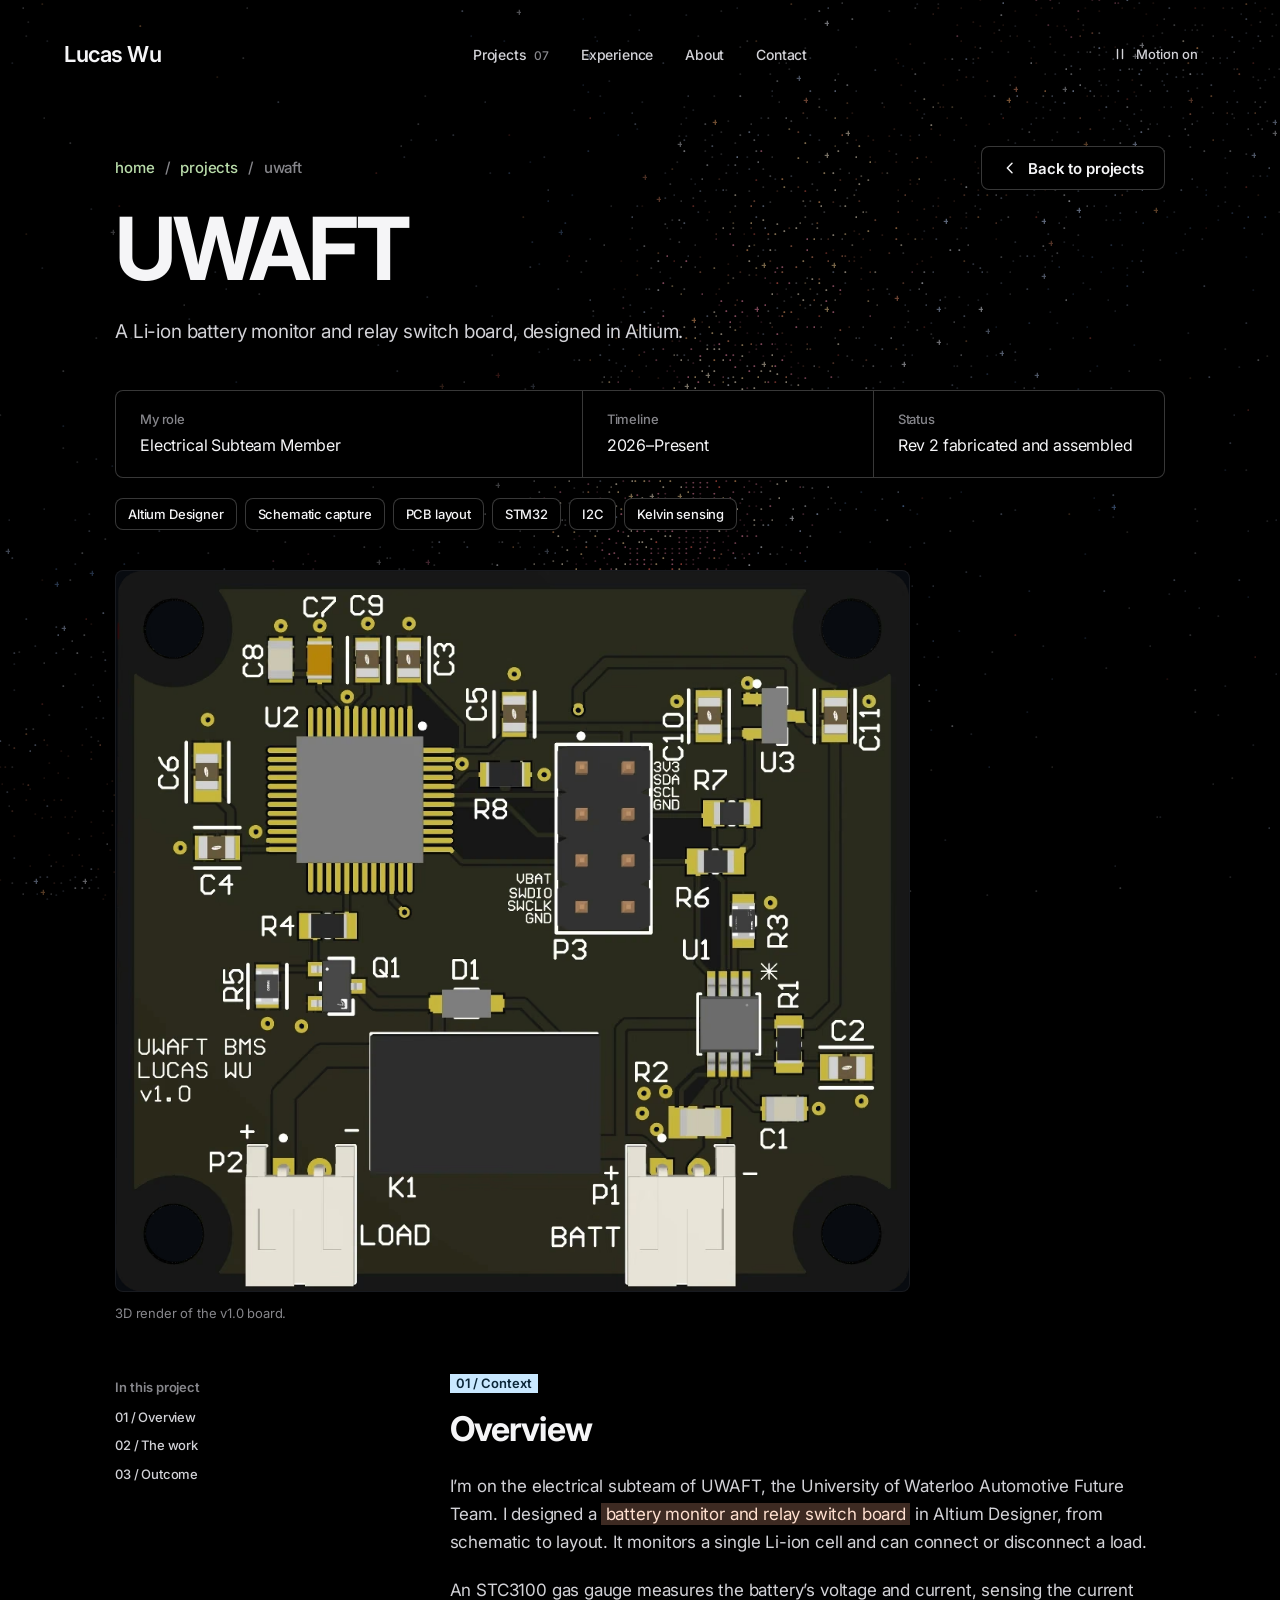
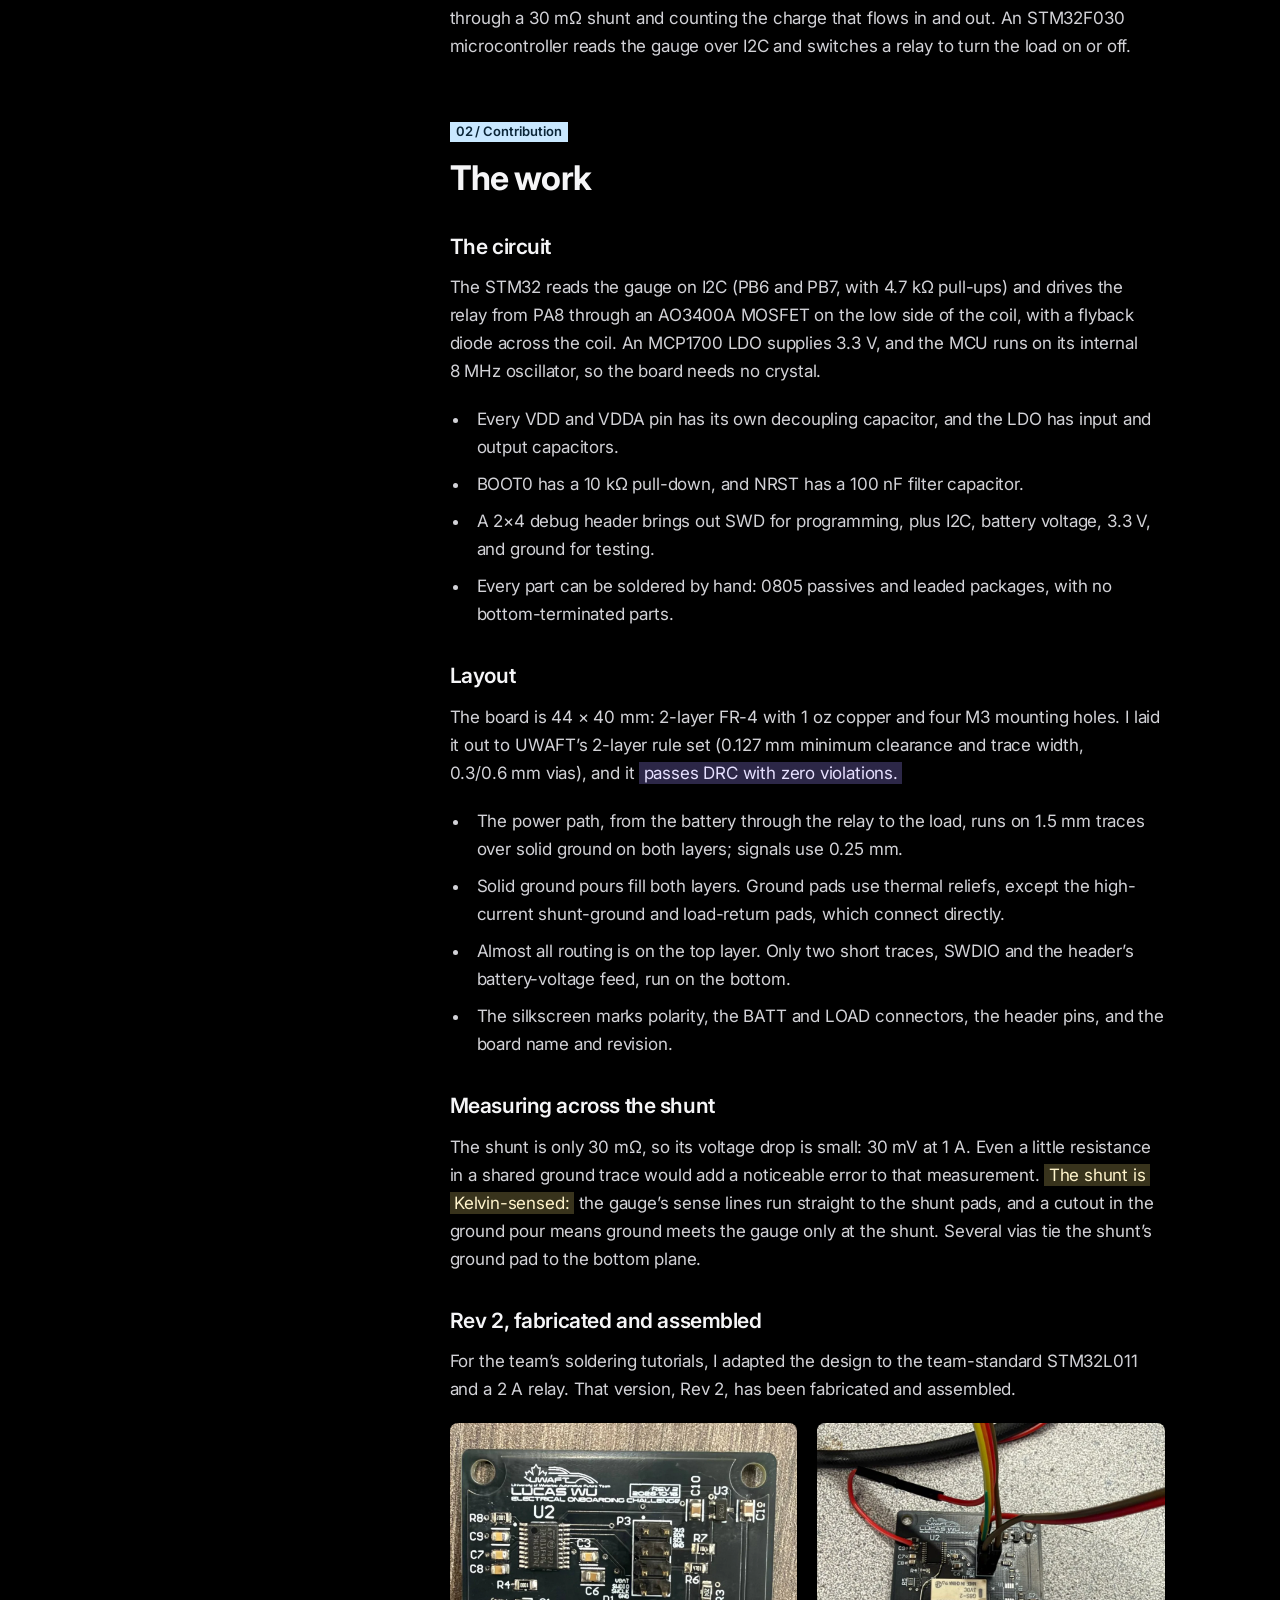
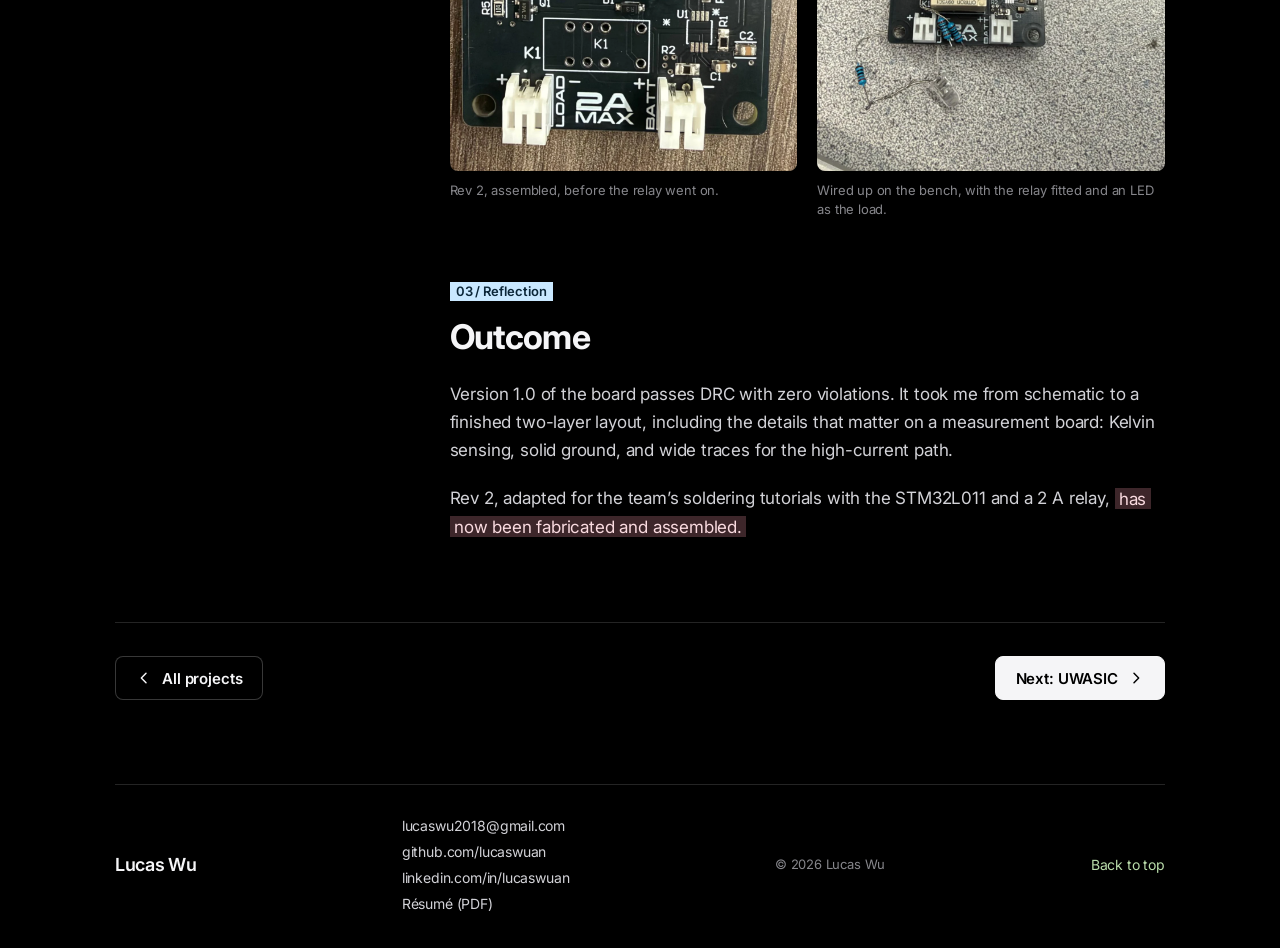
<file: projects/uwaft/index.html>
<!doctype html>
<html lang="en">
<head>
  <meta charset="UTF-8">
  <meta name="viewport" content="width=device-width, initial-scale=1">
  <meta name="theme-color" content="#000000">
  <meta name="description" content="A Li-ion battery monitor and relay switch board, designed in Altium.">
  <title>UWAFT | Lucas Wu</title>
  <meta property="og:type" content="article">
  <meta property="og:site_name" content="Lucas Wu">
  <meta property="og:url" content="https://wulucas.me/projects/uwaft/">
  <meta property="og:title" content="UWAFT | Lucas Wu">
  <meta property="og:description" content="A Li-ion battery monitor and relay switch board, designed in Altium.">
  <meta property="og:image" content="https://wulucas.me/assets/projects/uwaft/og.jpg">
  <meta property="og:image:width" content="1200">
  <meta property="og:image:height" content="630">
  <meta property="og:image:alt" content="3D render of the UWAFT BMS v1.0 board: a black two-layer PCB with the STM32 microcontroller at top left, a 2×4 debug header in the middle, the STC3100 gas gauge at right, the relay at the bottom, and the LOAD and BATT connectors along the bottom edge.">
  <meta name="twitter:card" content="summary_large_image">
  <link rel="icon" href="/favicon.ico" sizes="32x32">
  <link rel="icon" href="/assets/favicon.svg" type="image/svg+xml">
  <link rel="apple-touch-icon" href="/assets/apple-touch-icon.png">
  <link rel="preconnect" href="https://fonts.googleapis.com">
  <link rel="preconnect" href="https://fonts.gstatic.com" crossorigin>
  <link rel="stylesheet" href="https://fonts.googleapis.com/css2?family=Inter:opsz,wght@14..32,400..700&display=swap">
  <link rel="stylesheet" href="https://fonts.googleapis.com/css2?family=JetBrains+Mono:wght@500&text=.%2C%3A%3B-%3D%2B*%23%25%40v&display=block">
  <link rel="stylesheet" href="/styles.css?v=33548fc92a">
  <link rel="stylesheet" href="/projects.css?v=2ec67f4f6b">
  <script src="/sky-renderer.js?v=536a713046" defer></script>
  <script src="/galaxy.js?v=20302f3e57" defer></script>
  <script src="/site.js?v=ef038ff65f" defer></script>
</head>
<body class="inner-page">
  <a class="skip-link" href="#main">Skip to project</a>
  <canvas id="stars" aria-hidden="true"></canvas>
  <header class="site-header"><a class="wordmark" href="/" aria-label="Lucas Wu, home">Lucas Wu</a><nav aria-label="Main navigation"><a href="/#projects">Projects <span class="nav-count">07</span></a><a class="nav-experience" href="/#experience">Experience</a><a class="nav-about" href="/#about">About</a><a href="/#contact">Contact</a></nav><button class="motion-button" id="motion-toggle" aria-pressed="false" aria-label="Pause animation"><span class="pause-symbol" aria-hidden="true"><svg class="icon-pause" viewBox="0 0 16 16"><path d="M5.5 3.5v9M10.5 3.5v9"/></svg><svg class="icon-play" viewBox="0 0 16 16"><path d="M5.5 3.5 12.5 8l-7 4.5z"/></svg></span><span class="motion-text">Motion on</span></button></header>
  <main id="main" class="project-page section-shell">
    <div class="page-bar"><nav class="breadcrumb" aria-label="Breadcrumb"><a href="/">home</a><span aria-hidden="true">/</span><a href="/projects/">projects</a><span aria-hidden="true">/</span><span aria-current="page">uwaft</span></nav><a class="outline-link page-back" href="/projects/"><span class="chevron back" aria-hidden="true"></span> Back to projects</a></div>
    <header class="project-heading">
      <h1>UWAFT</h1>
      <p class="project-summary">A Li-ion battery monitor and relay switch board, designed in Altium.</p>

    </header>
    <dl class="project-facts"><div><dt>My role</dt><dd>Electrical Subteam Member</dd></div><div><dt>Timeline</dt><dd>2026–Present</dd></div><div><dt>Status</dt><dd>Rev 2 fabricated and assembled</dd></div></dl>
    <ul class="project-tags" aria-label="Skills and tools"><li>Altium Designer</li><li>Schematic capture</li><li>PCB layout</li><li>STM32</li><li>I2C</li><li>Kelvin sensing</li></ul>
    <figure class="project-cover"><span class="project-art photo-art"><picture><source type="image/avif" srcset="/assets/projects/uwaft/bms-board-render-600.avif 600w, /assets/projects/uwaft/bms-board-render-1024.avif 1024w" sizes="(max-width: 1000px) 86vw, min(1220px, 82vw)"><source type="image/webp" srcset="/assets/projects/uwaft/bms-board-render-600.webp 600w, /assets/projects/uwaft/bms-board-render-1024.webp 1024w" sizes="(max-width: 1000px) 86vw, min(1220px, 82vw)"><img src="/assets/projects/uwaft/bms-board-render.webp" alt="3D render of the UWAFT BMS v1.0 board: a black two-layer PCB with the STM32 microcontroller at top left, a 2×4 debug header in the middle, the STC3100 gas gauge at right, the relay at the bottom, and the LOAD and BATT connectors along the bottom edge." fetchpriority="high" decoding="async"></picture></span><figcaption>3D render of the v1.0 board.</figcaption></figure>

    <div class="case-layout">
      <nav class="case-nav" aria-label="On this page"><p class="eyebrow">In this project</p><a href="#overview">01 / Overview</a><a href="#work">02 / The work</a><a href="#outcome">03 / Outcome</a></nav>
      <div class="case-content">
        <section id="overview" class="case-section"><p class="eyebrow">01 / Context</p><h2>Overview</h2><p>I’m on the electrical subteam of UWAFT, the University of Waterloo Automotive Future Team. I designed a <mark data-tone="0">battery monitor and relay switch board</mark> in Altium Designer, from schematic to layout. It monitors a single Li-ion cell and can connect or disconnect a load.</p>
<p>An STC3100 gas gauge measures the battery’s voltage and current, sensing the current through a 30 mΩ shunt and counting the charge that flows in and out. An STM32F030 microcontroller reads the gauge over I2C and switches a relay to turn the load on or off.</p></section>
        <section id="work" class="case-section"><p class="eyebrow">02 / Contribution</p><h2>The work</h2><div class="work-section"><h3>The circuit</h3><p>The STM32 reads the gauge on I2C (PB6 and PB7, with 4.7 kΩ pull-ups) and drives the relay from PA8 through an AO3400A MOSFET on the low side of the coil, with a flyback diode across the coil. An MCP1700 LDO supplies 3.3 V, and the MCU runs on its internal 8 MHz oscillator, so the board needs no crystal.</p><ul><li>Every VDD and VDDA pin has its own decoupling capacitor, and the LDO has input and output capacitors.</li><li>BOOT0 has a 10 kΩ pull-down, and NRST has a 100 nF filter capacitor.</li><li>A 2×4 debug header brings out SWD for programming, plus I2C, battery voltage, 3.3 V, and ground for testing.</li><li>Every part can be soldered by hand: 0805 passives and leaded packages, with no bottom-terminated parts.</li></ul></div>
<div class="work-section"><h3>Layout</h3><p>The board is 44 × 40 mm: 2-layer FR-4 with 1 oz copper and four M3 mounting holes. I laid it out to UWAFT’s 2-layer rule set (0.127 mm minimum clearance and trace width, 0.3/0.6 mm vias), and it <mark data-tone="1">passes DRC with zero violations.</mark></p><ul><li>The power path, from the battery through the relay to the load, runs on 1.5 mm traces over solid ground on both layers; signals use 0.25 mm.</li><li>Solid ground pours fill both layers. Ground pads use thermal reliefs, except the high-current shunt-ground and load-return pads, which connect directly.</li><li>Almost all routing is on the top layer. Only two short traces, SWDIO and the header’s battery-voltage feed, run on the bottom.</li><li>The silkscreen marks polarity, the BATT and LOAD connectors, the header pins, and the board name and revision.</li></ul></div>
<div class="work-section"><h3>Measuring across the shunt</h3><p>The shunt is only 30 mΩ, so its voltage drop is small: 30 mV at 1 A. Even a little resistance in a shared ground trace would add a noticeable error to that measurement. <mark data-tone="2">The shunt is Kelvin-sensed:</mark> the gauge’s sense lines run straight to the shunt pads, and a cutout in the ground pour means ground meets the gauge only at the shunt. Several vias tie the shunt’s ground pad to the bottom plane.</p></div>
<div class="work-section"><h3>Rev 2, fabricated and assembled</h3><p>For the team’s soldering tutorials, I adapted the design to the team-standard STM32L011 and a 2 A relay. That version, Rev 2, has been fabricated and assembled.</p><div class="project-gallery"><figure class="gallery-item"><a href="/assets/projects/uwaft/rev2-board.webp" target="_blank" rel="noopener" aria-label="Open image: The fabricated Rev 2 board on a wooden desk: a black PCB with the UWAFT logo and “LUCAS WU, Electrical Onboarding Challenge, Rev 2” on the silkscreen, the STM32L011 at top left, the 2×4 debug header, the empty relay footprint K1, and white LOAD and BATT connectors beside “2A MAX”."><img src="/assets/projects/uwaft/rev2-board.webp" alt="The fabricated Rev 2 board on a wooden desk: a black PCB with the UWAFT logo and “LUCAS WU, Electrical Onboarding Challenge, Rev 2” on the silkscreen, the STM32L011 at top left, the 2×4 debug header, the empty relay footprint K1, and white LOAD and BATT connectors beside “2A MAX”." loading="lazy" decoding="async"></a><figcaption>Rev 2, assembled, before the relay went on.</figcaption></figure>
<figure class="gallery-item"><a href="/assets/projects/uwaft/rev2-bench.webp" target="_blank" rel="noopener" aria-label="Open image: The Rev 2 board on a lab bench with the relay fitted, jumper wires on its debug header, and an LED and resistors wired to the load connector."><img src="/assets/projects/uwaft/rev2-bench.webp" alt="The Rev 2 board on a lab bench with the relay fitted, jumper wires on its debug header, and an LED and resistors wired to the load connector." loading="lazy" decoding="async"></a><figcaption>Wired up on the bench, with the relay fitted and an LED as the load.</figcaption></figure></div></div></section>

        <section id="outcome" class="case-section"><p class="eyebrow">03 / Reflection</p><h2>Outcome</h2><p>Version 1.0 of the board passes DRC with zero violations. It took me from schematic to a finished two-layer layout, including the details that matter on a measurement board: Kelvin sensing, solid ground, and wide traces for the high-current path.</p>
<p>Rev 2, adapted for the team’s soldering tutorials with the STM32L011 and a 2 A relay, <mark data-tone="3">has now been fabricated and assembled.</mark></p></section>
      </div>
    </div>
    <div class="project-pagination"><a class="outline-link" href="/projects/"><span class="chevron back" aria-hidden="true"></span> All projects</a><a class="outline-link next-project" href="/projects/uwasic/">Next: UWASIC <span class="chevron" aria-hidden="true"></span></a></div>
  </main>
  <footer class="site-footer section-shell"><a class="wordmark" href="/">Lucas Wu</a><ul class="footer-links" aria-label="Contact links"><li><a href="mailto:lucaswu2018@gmail.com">lucaswu2018@gmail.com</a></li><li><a href="https://github.com/lucaswuan" target="_blank" rel="noopener">github.com/lucaswuan</a></li><li><a href="https://www.linkedin.com/in/lucaswuan/" target="_blank" rel="noopener">linkedin.com/in/lucaswuan</a></li><li><a href="/assets/Lucas_Wu_Hardware_Cycle2_v2.pdf" target="_blank" rel="noopener">Résumé (PDF)</a></li></ul><span class="coordinate">© <span data-current-year>2026</span> Lucas Wu</span><a class="back-top" href="#main">Back to top</a></footer>
</body>
</html>
</file>
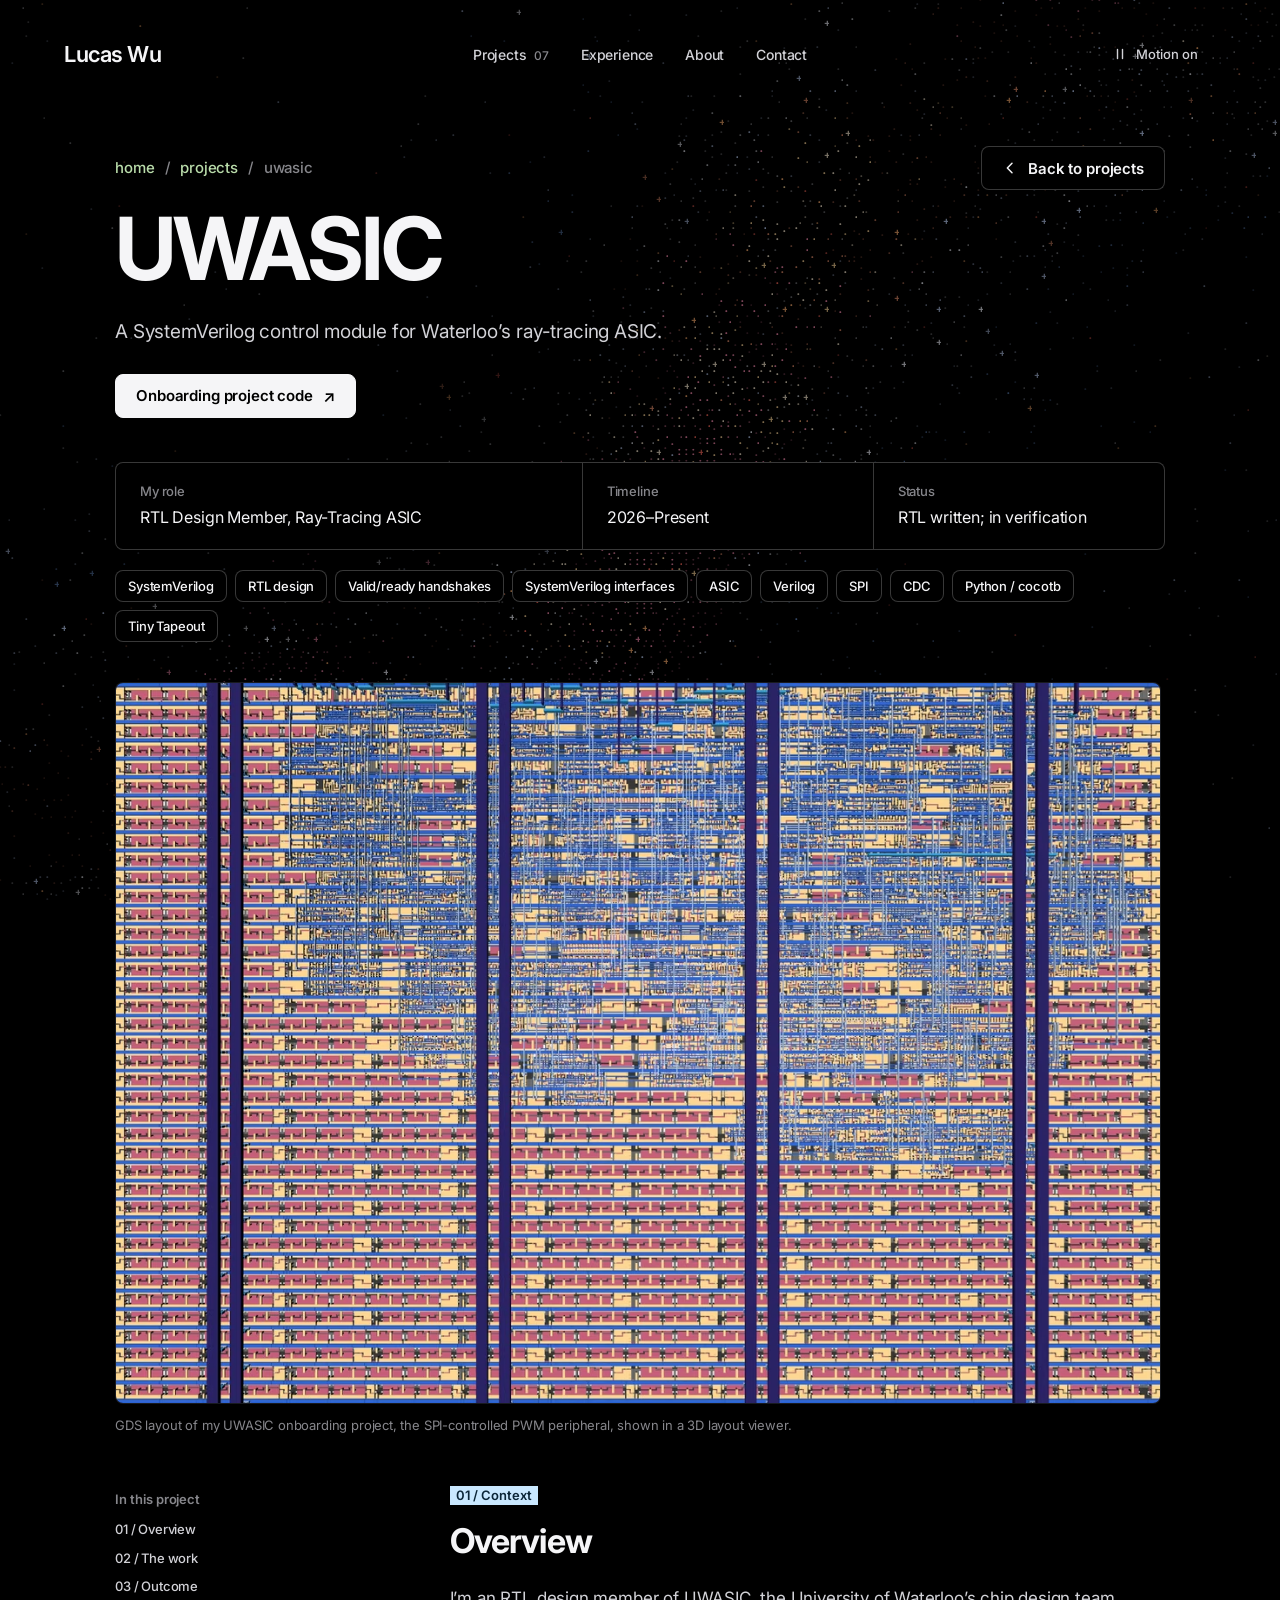
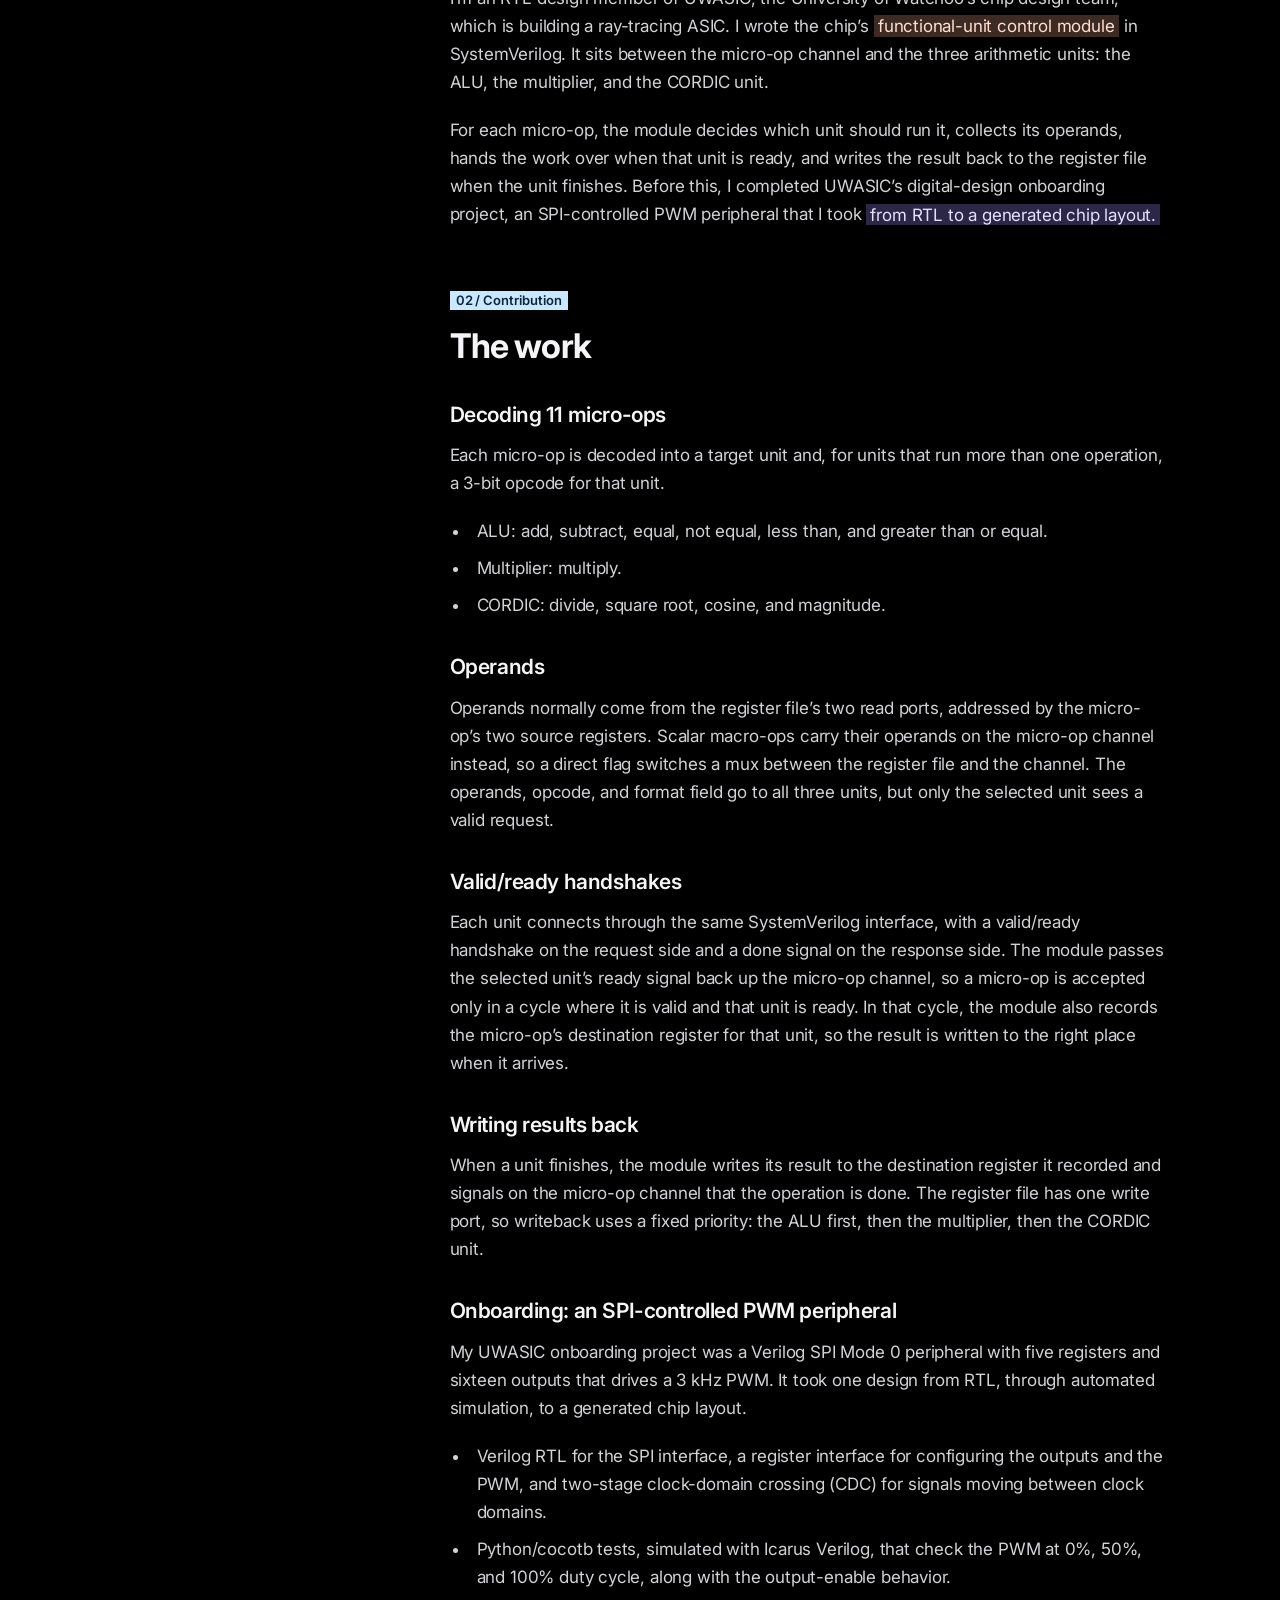
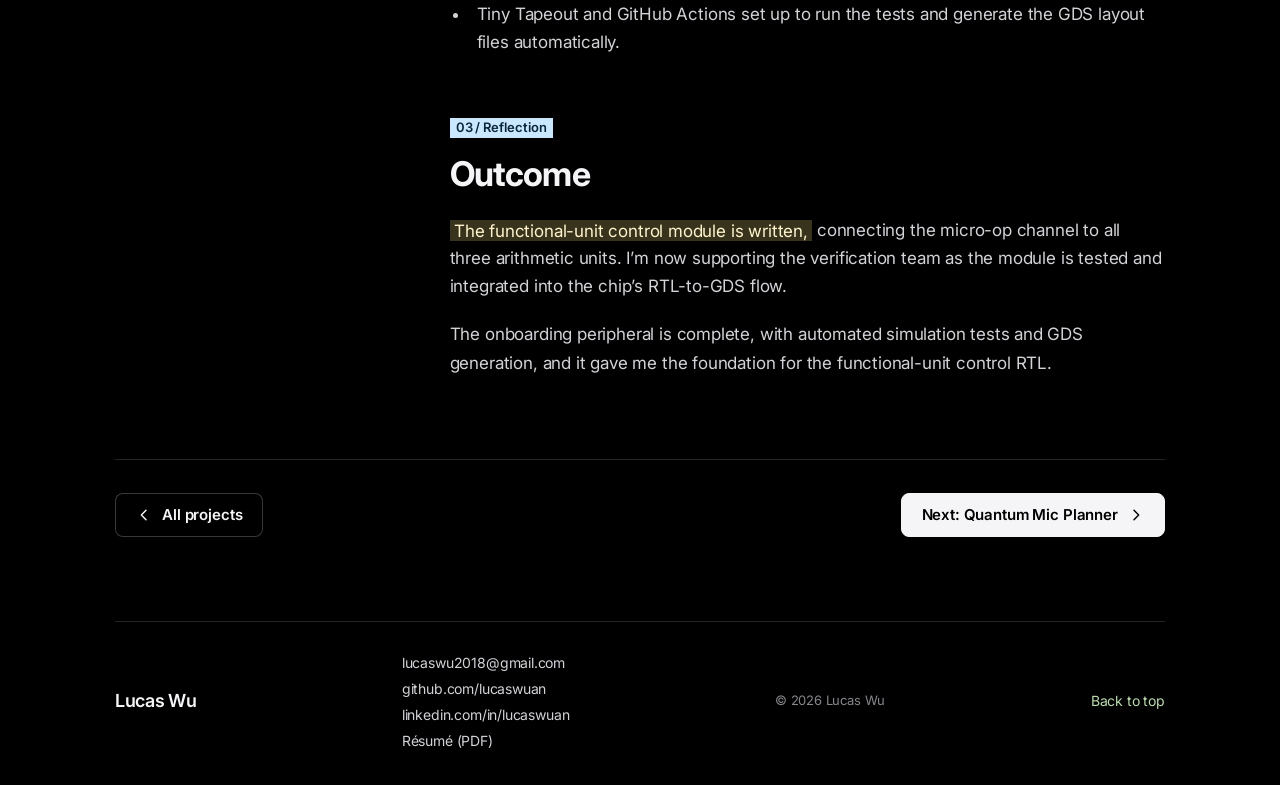
<file: projects/uwasic/index.html>
<!doctype html>
<html lang="en">
<head>
  <meta charset="UTF-8">
  <meta name="viewport" content="width=device-width, initial-scale=1">
  <meta name="theme-color" content="#000000">
  <meta name="description" content="A SystemVerilog control module for Waterloo’s ray-tracing ASIC.">
  <title>UWASIC | Lucas Wu</title>
  <meta property="og:type" content="article">
  <meta property="og:site_name" content="Lucas Wu">
  <meta property="og:url" content="https://wulucas.me/projects/uwasic/">
  <meta property="og:title" content="UWASIC | Lucas Wu">
  <meta property="og:description" content="A SystemVerilog control module for Waterloo’s ray-tracing ASIC.">
  <meta property="og:image" content="https://wulucas.me/assets/projects/uwasic/og.jpg">
  <meta property="og:image:width" content="1200">
  <meta property="og:image:height" content="630">
  <meta property="og:image:alt" content="Top-down view of a chip layout: rows of standard cells crossed by vertical power straps, with the routed SPI and PWM logic concentrated in the upper half.">
  <meta name="twitter:card" content="summary_large_image">
  <link rel="icon" href="/favicon.ico" sizes="32x32">
  <link rel="icon" href="/assets/favicon.svg" type="image/svg+xml">
  <link rel="apple-touch-icon" href="/assets/apple-touch-icon.png">
  <link rel="preconnect" href="https://fonts.googleapis.com">
  <link rel="preconnect" href="https://fonts.gstatic.com" crossorigin>
  <link rel="stylesheet" href="https://fonts.googleapis.com/css2?family=Inter:opsz,wght@14..32,400..700&display=swap">
  <link rel="stylesheet" href="https://fonts.googleapis.com/css2?family=JetBrains+Mono:wght@500&text=.%2C%3A%3B-%3D%2B*%23%25%40v&display=block">
  <link rel="stylesheet" href="/styles.css?v=33548fc92a">
  <link rel="stylesheet" href="/projects.css?v=2ec67f4f6b">
  <script src="/sky-renderer.js?v=536a713046" defer></script>
  <script src="/galaxy.js?v=20302f3e57" defer></script>
  <script src="/site.js?v=ef038ff65f" defer></script>
</head>
<body class="inner-page">
  <a class="skip-link" href="#main">Skip to project</a>
  <canvas id="stars" aria-hidden="true"></canvas>
  <header class="site-header"><a class="wordmark" href="/" aria-label="Lucas Wu, home">Lucas Wu</a><nav aria-label="Main navigation"><a href="/#projects">Projects <span class="nav-count">07</span></a><a class="nav-experience" href="/#experience">Experience</a><a class="nav-about" href="/#about">About</a><a href="/#contact">Contact</a></nav><button class="motion-button" id="motion-toggle" aria-pressed="false" aria-label="Pause animation"><span class="pause-symbol" aria-hidden="true"><svg class="icon-pause" viewBox="0 0 16 16"><path d="M5.5 3.5v9M10.5 3.5v9"/></svg><svg class="icon-play" viewBox="0 0 16 16"><path d="M5.5 3.5 12.5 8l-7 4.5z"/></svg></span><span class="motion-text">Motion on</span></button></header>
  <main id="main" class="project-page section-shell">
    <div class="page-bar"><nav class="breadcrumb" aria-label="Breadcrumb"><a href="/">home</a><span aria-hidden="true">/</span><a href="/projects/">projects</a><span aria-hidden="true">/</span><span aria-current="page">uwasic</span></nav><a class="outline-link page-back" href="/projects/"><span class="chevron back" aria-hidden="true"></span> Back to projects</a></div>
    <header class="project-heading">
      <h1>UWASIC</h1>
      <p class="project-summary">A SystemVerilog control module for Waterloo’s ray-tracing ASIC.</p>
      <div class="project-links"><a class="outline-link" href="https://github.com/lucaswuan/digital-onboarding" target="_blank" rel="noopener">Onboarding project code <span aria-hidden="true">↗</span></a></div>
    </header>
    <dl class="project-facts"><div><dt>My role</dt><dd>RTL Design Member, Ray-Tracing ASIC</dd></div><div><dt>Timeline</dt><dd>2026–Present</dd></div><div><dt>Status</dt><dd>RTL written; in verification</dd></div></dl>
    <ul class="project-tags" aria-label="Skills and tools"><li>SystemVerilog</li><li>RTL design</li><li>Valid/ready handshakes</li><li>SystemVerilog interfaces</li><li>ASIC</li><li>Verilog</li><li>SPI</li><li>CDC</li><li>Python / cocotb</li><li>Tiny Tapeout</li></ul>
    <figure class="project-cover"><span class="project-art photo-art"><picture><source type="image/avif" srcset="/assets/projects/spi-pwm-peripheral/gds-layout-600.avif 600w, /assets/projects/spi-pwm-peripheral/gds-layout-1200.avif 1200w, /assets/projects/spi-pwm-peripheral/gds-layout-2400.avif 2400w" sizes="(max-width: 1000px) 86vw, min(1220px, 82vw)"><source type="image/webp" srcset="/assets/projects/spi-pwm-peripheral/gds-layout-600.webp 600w, /assets/projects/spi-pwm-peripheral/gds-layout-1200.webp 1200w, /assets/projects/spi-pwm-peripheral/gds-layout-2400.webp 2400w" sizes="(max-width: 1000px) 86vw, min(1220px, 82vw)"><img src="/assets/projects/spi-pwm-peripheral/gds-layout.webp" alt="Top-down view of a chip layout: rows of standard cells crossed by vertical power straps, with the routed SPI and PWM logic concentrated in the upper half." style="object-position:50% 20%" fetchpriority="high" decoding="async"></picture></span><figcaption>GDS layout of my UWASIC onboarding project, the SPI-controlled PWM peripheral, shown in a 3D layout viewer.</figcaption></figure>

    <div class="case-layout">
      <nav class="case-nav" aria-label="On this page"><p class="eyebrow">In this project</p><a href="#overview">01 / Overview</a><a href="#work">02 / The work</a><a href="#outcome">03 / Outcome</a></nav>
      <div class="case-content">
        <section id="overview" class="case-section"><p class="eyebrow">01 / Context</p><h2>Overview</h2><p>I’m an RTL design member of UWASIC, the University of Waterloo’s chip design team, which is building a ray-tracing ASIC. I wrote the chip’s <mark data-tone="0">functional-unit control module</mark> in SystemVerilog. It sits between the micro-op channel and the three arithmetic units: the ALU, the multiplier, and the CORDIC unit.</p>
<p>For each micro-op, the module decides which unit should run it, collects its operands, hands the work over when that unit is ready, and writes the result back to the register file when the unit finishes. Before this, I completed UWASIC’s digital-design onboarding project, an SPI-controlled PWM peripheral that I took <mark data-tone="1">from RTL to a generated chip layout.</mark></p></section>
        <section id="work" class="case-section"><p class="eyebrow">02 / Contribution</p><h2>The work</h2><div class="work-section"><h3>Decoding 11 micro-ops</h3><p>Each micro-op is decoded into a target unit and, for units that run more than one operation, a 3-bit opcode for that unit.</p><ul><li>ALU: add, subtract, equal, not equal, less than, and greater than or equal.</li><li>Multiplier: multiply.</li><li>CORDIC: divide, square root, cosine, and magnitude.</li></ul></div>
<div class="work-section"><h3>Operands</h3><p>Operands normally come from the register file’s two read ports, addressed by the micro-op’s two source registers. Scalar macro-ops carry their operands on the micro-op channel instead, so a direct flag switches a mux between the register file and the channel. The operands, opcode, and format field go to all three units, but only the selected unit sees a valid request.</p></div>
<div class="work-section"><h3>Valid/ready handshakes</h3><p>Each unit connects through the same SystemVerilog interface, with a valid/ready handshake on the request side and a done signal on the response side. The module passes the selected unit’s ready signal back up the micro-op channel, so a micro-op is accepted only in a cycle where it is valid and that unit is ready. In that cycle, the module also records the micro-op’s destination register for that unit, so the result is written to the right place when it arrives.</p></div>
<div class="work-section"><h3>Writing results back</h3><p>When a unit finishes, the module writes its result to the destination register it recorded and signals on the micro-op channel that the operation is done. The register file has one write port, so writeback uses a fixed priority: the ALU first, then the multiplier, then the CORDIC unit.</p></div>
<div class="work-section"><h3>Onboarding: an SPI-controlled PWM peripheral</h3><p>My UWASIC onboarding project was a Verilog SPI Mode 0 peripheral with five registers and sixteen outputs that drives a 3 kHz PWM. It took one design from RTL, through automated simulation, to a generated chip layout.</p><ul><li>Verilog RTL for the SPI interface, a register interface for configuring the outputs and the PWM, and two-stage clock-domain crossing (CDC) for signals moving between clock domains.</li><li>Python/cocotb tests, simulated with Icarus Verilog, that check the PWM at 0%, 50%, and 100% duty cycle, along with the output-enable behavior.</li><li>Tiny Tapeout and GitHub Actions set up to run the tests and generate the GDS layout files automatically.</li></ul></div></section>

        <section id="outcome" class="case-section"><p class="eyebrow">03 / Reflection</p><h2>Outcome</h2><p><mark data-tone="2">The functional-unit control module is written,</mark> connecting the micro-op channel to all three arithmetic units. I’m now supporting the verification team as the module is tested and integrated into the chip’s RTL-to-GDS flow.</p>
<p>The onboarding peripheral is complete, with automated simulation tests and GDS generation, and it gave me the foundation for the functional-unit control RTL.</p></section>
      </div>
    </div>
    <div class="project-pagination"><a class="outline-link" href="/projects/"><span class="chevron back" aria-hidden="true"></span> All projects</a><a class="outline-link next-project" href="/projects/quantum-mic-planner/">Next: Quantum Mic Planner <span class="chevron" aria-hidden="true"></span></a></div>
  </main>
  <footer class="site-footer section-shell"><a class="wordmark" href="/">Lucas Wu</a><ul class="footer-links" aria-label="Contact links"><li><a href="mailto:lucaswu2018@gmail.com">lucaswu2018@gmail.com</a></li><li><a href="https://github.com/lucaswuan" target="_blank" rel="noopener">github.com/lucaswuan</a></li><li><a href="https://www.linkedin.com/in/lucaswuan/" target="_blank" rel="noopener">linkedin.com/in/lucaswuan</a></li><li><a href="/assets/Lucas_Wu_Hardware_Cycle2_v2.pdf" target="_blank" rel="noopener">Résumé (PDF)</a></li></ul><span class="coordinate">© <span data-current-year>2026</span> Lucas Wu</span><a class="back-top" href="#main">Back to top</a></footer>
</body>
</html>
</file>
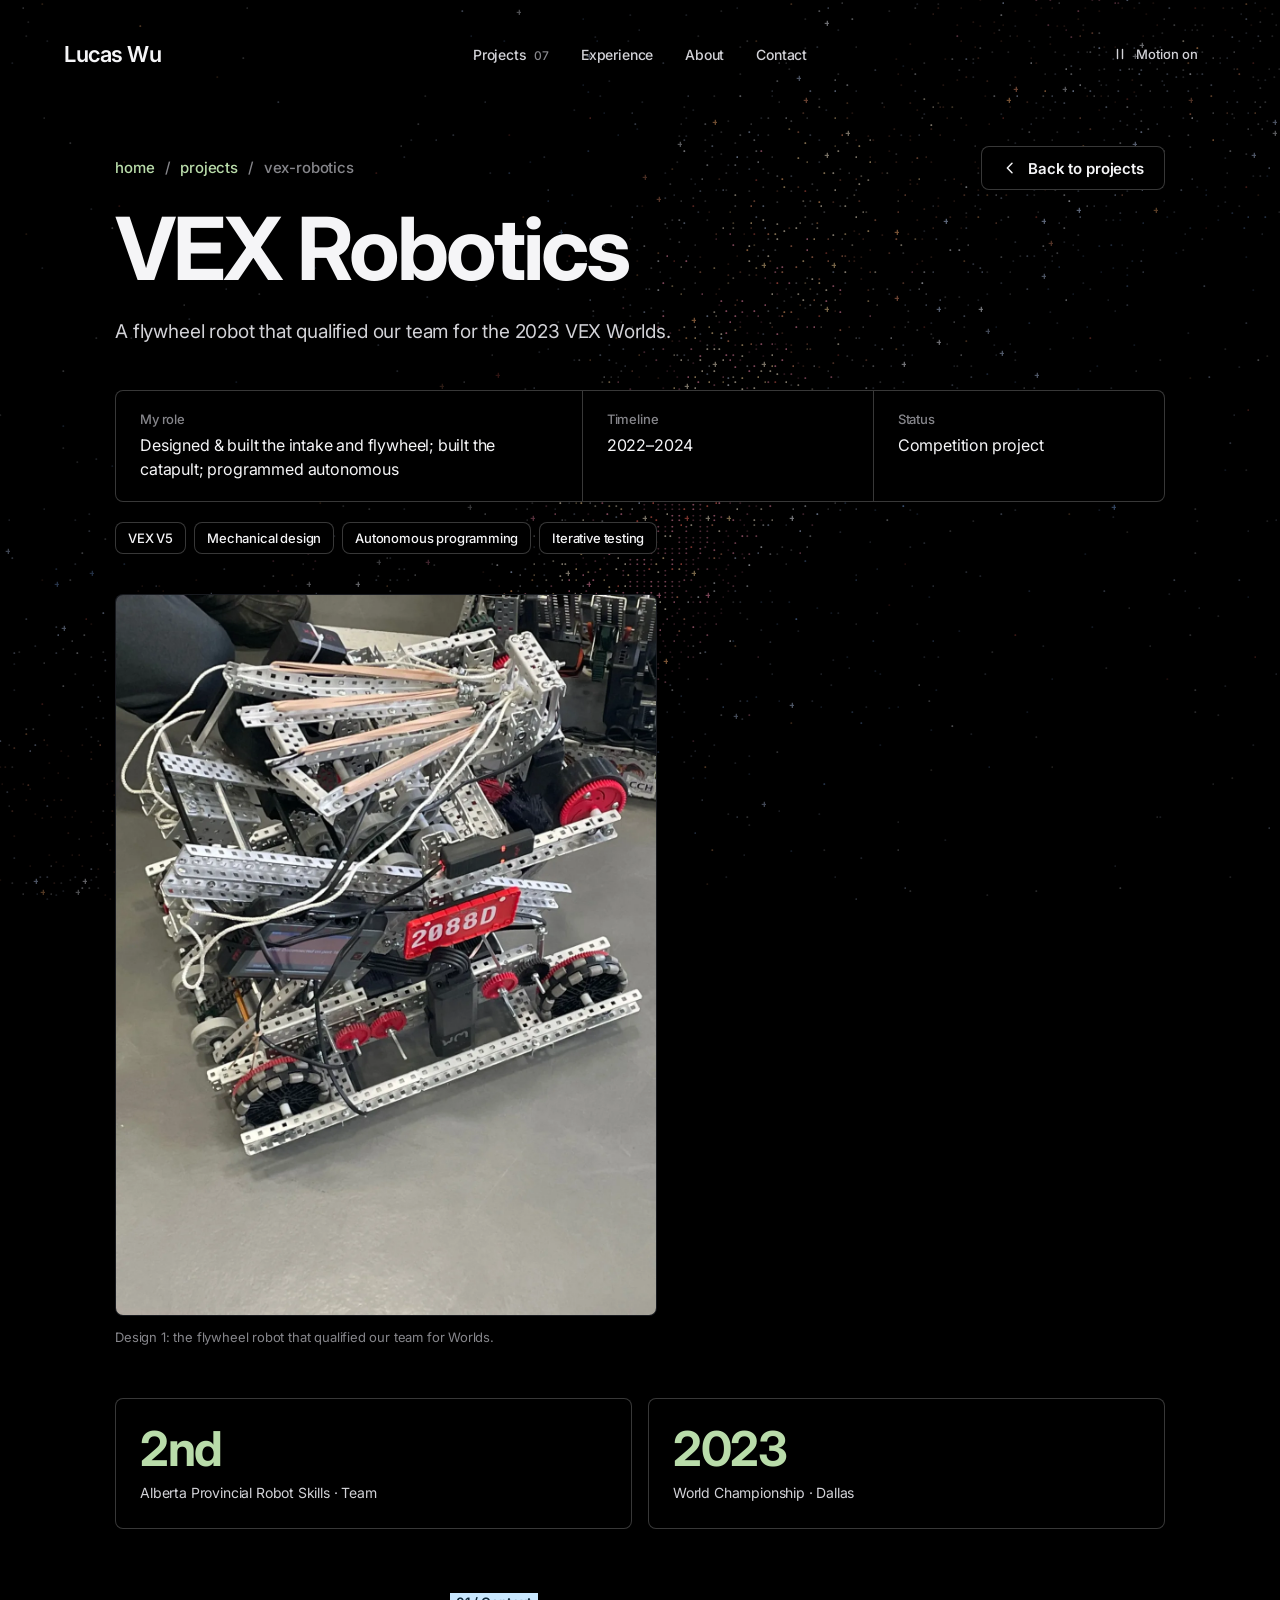
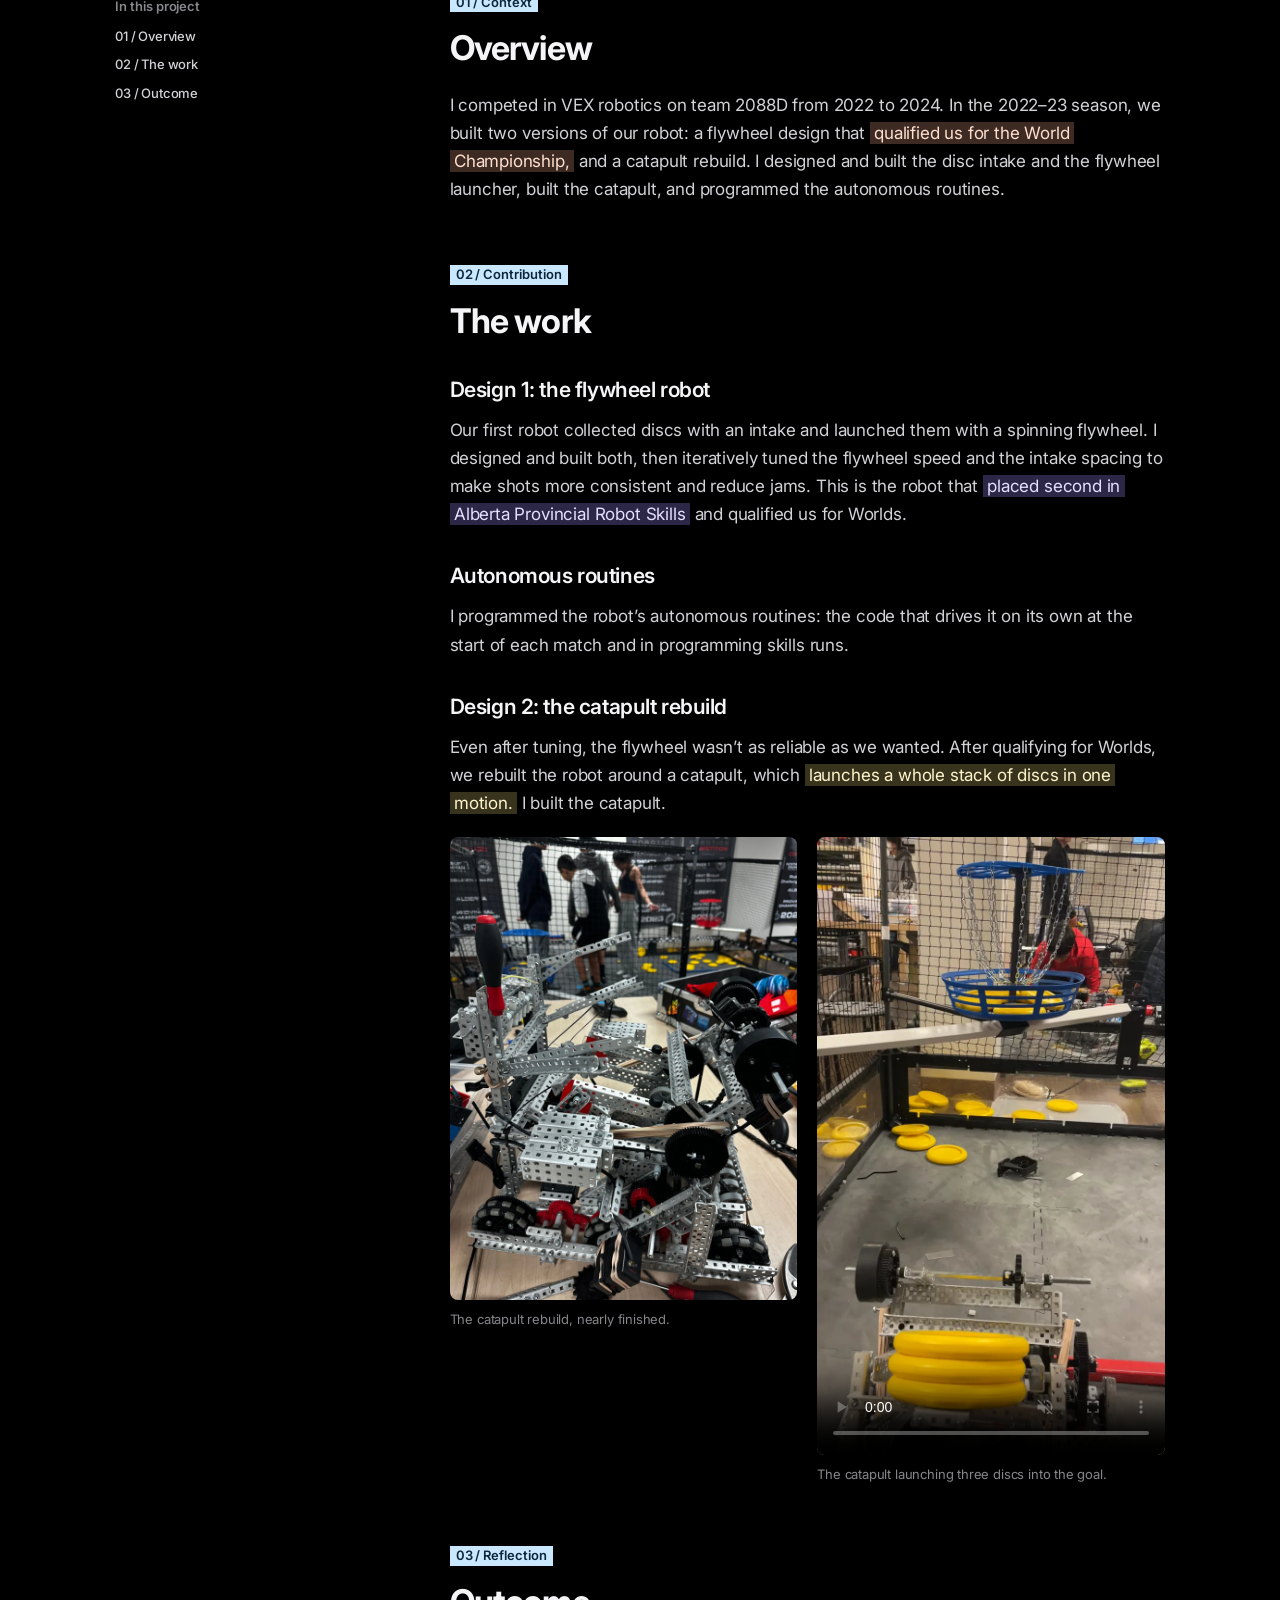
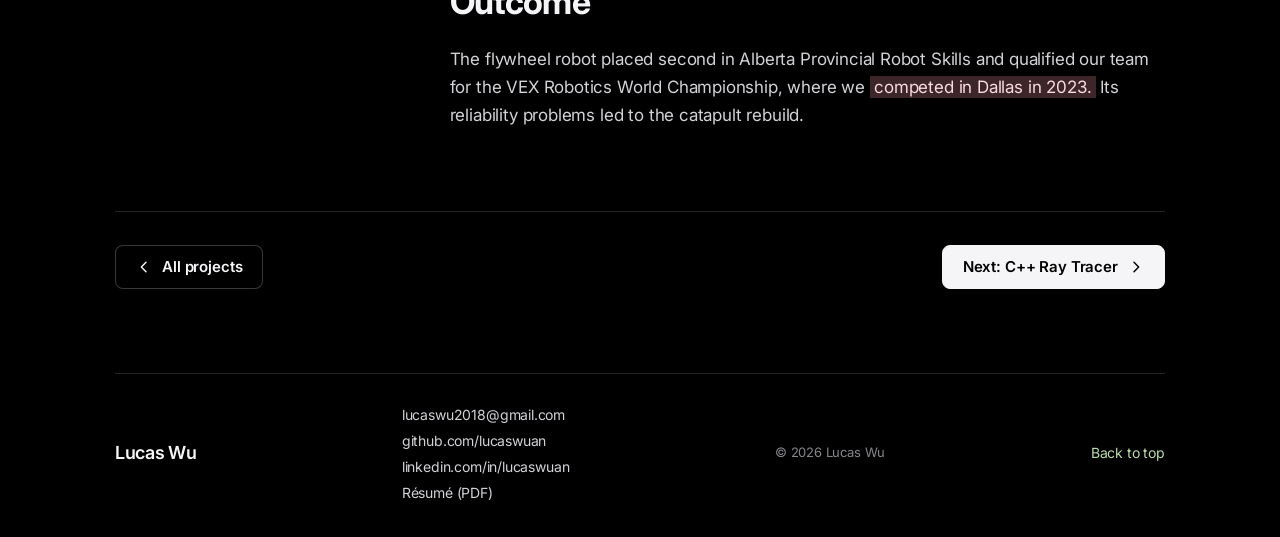
<file: projects/vex-robotics/index.html>
<!doctype html>
<html lang="en">
<head>
  <meta charset="UTF-8">
  <meta name="viewport" content="width=device-width, initial-scale=1">
  <meta name="theme-color" content="#000000">
  <meta name="description" content="A flywheel robot that qualified our team for the 2023 VEX Worlds.">
  <title>VEX Robotics | Lucas Wu</title>
  <meta property="og:type" content="article">
  <meta property="og:site_name" content="Lucas Wu">
  <meta property="og:url" content="https://wulucas.me/projects/vex-robotics/">
  <meta property="og:title" content="VEX Robotics | Lucas Wu">
  <meta property="og:description" content="A flywheel robot that qualified our team for the 2023 VEX Worlds.">
  <meta property="og:image" content="https://wulucas.me/assets/projects/vex-robotics/og.jpg">
  <meta property="og:image:width" content="1200">
  <meta property="og:image:height" content="630">
  <meta property="og:image:alt" content="Team 2088D’s first robot on the floor: an aluminum VEX frame on omni wheels with a disc intake, a flywheel, and a red 2088D license plate.">
  <meta name="twitter:card" content="summary_large_image">
  <link rel="icon" href="/favicon.ico" sizes="32x32">
  <link rel="icon" href="/assets/favicon.svg" type="image/svg+xml">
  <link rel="apple-touch-icon" href="/assets/apple-touch-icon.png">
  <link rel="preconnect" href="https://fonts.googleapis.com">
  <link rel="preconnect" href="https://fonts.gstatic.com" crossorigin>
  <link rel="stylesheet" href="https://fonts.googleapis.com/css2?family=Inter:opsz,wght@14..32,400..700&display=swap">
  <link rel="stylesheet" href="https://fonts.googleapis.com/css2?family=JetBrains+Mono:wght@500&text=.%2C%3A%3B-%3D%2B*%23%25%40v&display=block">
  <link rel="stylesheet" href="/styles.css?v=33548fc92a">
  <link rel="stylesheet" href="/projects.css?v=2ec67f4f6b">
  <script src="/sky-renderer.js?v=536a713046" defer></script>
  <script src="/galaxy.js?v=20302f3e57" defer></script>
  <script src="/site.js?v=ef038ff65f" defer></script>
</head>
<body class="inner-page">
  <a class="skip-link" href="#main">Skip to project</a>
  <canvas id="stars" aria-hidden="true"></canvas>
  <header class="site-header"><a class="wordmark" href="/" aria-label="Lucas Wu, home">Lucas Wu</a><nav aria-label="Main navigation"><a href="/#projects">Projects <span class="nav-count">07</span></a><a class="nav-experience" href="/#experience">Experience</a><a class="nav-about" href="/#about">About</a><a href="/#contact">Contact</a></nav><button class="motion-button" id="motion-toggle" aria-pressed="false" aria-label="Pause animation"><span class="pause-symbol" aria-hidden="true"><svg class="icon-pause" viewBox="0 0 16 16"><path d="M5.5 3.5v9M10.5 3.5v9"/></svg><svg class="icon-play" viewBox="0 0 16 16"><path d="M5.5 3.5 12.5 8l-7 4.5z"/></svg></span><span class="motion-text">Motion on</span></button></header>
  <main id="main" class="project-page section-shell">
    <div class="page-bar"><nav class="breadcrumb" aria-label="Breadcrumb"><a href="/">home</a><span aria-hidden="true">/</span><a href="/projects/">projects</a><span aria-hidden="true">/</span><span aria-current="page">vex-robotics</span></nav><a class="outline-link page-back" href="/projects/"><span class="chevron back" aria-hidden="true"></span> Back to projects</a></div>
    <header class="project-heading">
      <h1>VEX Robotics</h1>
      <p class="project-summary">A flywheel robot that qualified our team for the 2023 VEX Worlds.</p>

    </header>
    <dl class="project-facts"><div><dt>My role</dt><dd>Designed &amp; built the intake and flywheel; built the catapult; programmed autonomous</dd></div><div><dt>Timeline</dt><dd>2022–2024</dd></div><div><dt>Status</dt><dd>Competition project</dd></div></dl>
    <ul class="project-tags" aria-label="Skills and tools"><li>VEX V5</li><li>Mechanical design</li><li>Autonomous programming</li><li>Iterative testing</li></ul>
    <figure class="project-cover"><span class="project-art photo-art"><picture><source type="image/webp" srcset="/assets/projects/vex-robotics/flywheel-robot-600.webp 600w, /assets/projects/vex-robotics/flywheel-robot-1200.webp 1200w, /assets/projects/vex-robotics/flywheel-robot-1500.webp 1500w" sizes="(max-width: 1000px) 86vw, min(1220px, 82vw)"><img src="/assets/projects/vex-robotics/flywheel-robot.webp" alt="Team 2088D’s first robot on the floor: an aluminum VEX frame on omni wheels with a disc intake, a flywheel, and a red 2088D license plate." style="object-position:50% 35%" fetchpriority="high" decoding="async"></picture></span><figcaption>Design 1: the flywheel robot that qualified our team for Worlds.</figcaption></figure>
    <dl class="project-highlights"><div><dt>Alberta Provincial Robot Skills · Team</dt><dd>2nd</dd></div><div><dt>World Championship · Dallas</dt><dd>2023</dd></div></dl>
    <div class="case-layout">
      <nav class="case-nav" aria-label="On this page"><p class="eyebrow">In this project</p><a href="#overview">01 / Overview</a><a href="#work">02 / The work</a><a href="#outcome">03 / Outcome</a></nav>
      <div class="case-content">
        <section id="overview" class="case-section"><p class="eyebrow">01 / Context</p><h2>Overview</h2><p>I competed in VEX robotics on team 2088D from 2022 to 2024. In the 2022–23 season, we built two versions of our robot: a flywheel design that <mark data-tone="0">qualified us for the World Championship,</mark> and a catapult rebuild. I designed and built the disc intake and the flywheel launcher, built the catapult, and programmed the autonomous routines.</p></section>
        <section id="work" class="case-section"><p class="eyebrow">02 / Contribution</p><h2>The work</h2><div class="work-section"><h3>Design 1: the flywheel robot</h3><p>Our first robot collected discs with an intake and launched them with a spinning flywheel. I designed and built both, then iteratively tuned the flywheel speed and the intake spacing to make shots more consistent and reduce jams. This is the robot that <mark data-tone="1">placed second in Alberta Provincial Robot Skills</mark> and qualified us for Worlds.</p></div>
<div class="work-section"><h3>Autonomous routines</h3><p>I programmed the robot’s autonomous routines: the code that drives it on its own at the start of each match and in programming skills runs.</p></div>
<div class="work-section"><h3>Design 2: the catapult rebuild</h3><p>Even after tuning, the flywheel wasn’t as reliable as we wanted. After qualifying for Worlds, we rebuilt the robot around a catapult, which <mark data-tone="2">launches a whole stack of discs in one motion.</mark> I built the catapult.</p><div class="project-gallery"><figure class="gallery-item"><a href="/assets/projects/vex-robotics/catapult-rebuild.webp" target="_blank" rel="noopener" aria-label="Open image: The rebuilt robot on a workbench, nearly finished: an aluminum frame on omni wheels with a geared catapult arm held back by rubber bands, and a practice field behind it."><img src="/assets/projects/vex-robotics/catapult-rebuild.webp" alt="The rebuilt robot on a workbench, nearly finished: an aluminum frame on omni wheels with a geared catapult arm held back by rubber bands, and a practice field behind it." loading="lazy" decoding="async"></a><figcaption>The catapult rebuild, nearly finished.</figcaption></figure>
<figure class="gallery-item"><video controls playsinline muted preload="metadata" poster="/assets/projects/vex-robotics/catapult-launch-poster.webp" aria-label="Video of the catapult launching a stack of three discs into the goal."><source src="/assets/projects/vex-robotics/catapult-launch.mp4" type="video/mp4"></video><figcaption>The catapult launching three discs into the goal.</figcaption></figure></div></div></section>

        <section id="outcome" class="case-section"><p class="eyebrow">03 / Reflection</p><h2>Outcome</h2><p>The flywheel robot placed second in Alberta Provincial Robot Skills and qualified our team for the VEX Robotics World Championship, where we <mark data-tone="3">competed in Dallas in 2023.</mark> Its reliability problems led to the catapult rebuild.</p></section>
      </div>
    </div>
    <div class="project-pagination"><a class="outline-link" href="/projects/"><span class="chevron back" aria-hidden="true"></span> All projects</a><a class="outline-link next-project" href="/projects/cpp-ray-tracer/">Next: C++ Ray Tracer <span class="chevron" aria-hidden="true"></span></a></div>
  </main>
  <footer class="site-footer section-shell"><a class="wordmark" href="/">Lucas Wu</a><ul class="footer-links" aria-label="Contact links"><li><a href="mailto:lucaswu2018@gmail.com">lucaswu2018@gmail.com</a></li><li><a href="https://github.com/lucaswuan" target="_blank" rel="noopener">github.com/lucaswuan</a></li><li><a href="https://www.linkedin.com/in/lucaswuan/" target="_blank" rel="noopener">linkedin.com/in/lucaswuan</a></li><li><a href="/assets/Lucas_Wu_Hardware_Cycle2_v2.pdf" target="_blank" rel="noopener">Résumé (PDF)</a></li></ul><span class="coordinate">© <span data-current-year>2026</span> Lucas Wu</span><a class="back-top" href="#main">Back to top</a></footer>
</body>
</html>
</file>
<file: styles.css>
/* Shared site styles: tokens, homepage hero and sections, header, footer, and highlights.
   Project previews, the project index, and project pages are styled in projects.css (loaded after this file). */

:root {
  color-scheme: dark;
  /* Text on black. */
  --bg: #000;
  --paper: #f5f5f7;
  --soft: #d2d2d7;
  --tertiary: #86868b;
  /* Sage is the one accent: headline accent words, links, and small details. */
  --sage: #b9dcaa;
  --sage-light: #d6ebcf;
  --sage-muted: #9fb596;
  --sage-faint: #b9dcaa0a;
  --headline: var(--sage);
  --link: var(--sage);
  --link-hover: var(--sage-light);
  /* Cards and buttons are black with a thin white edge; every rounded corner uses --radius. */
  --card: #000;
  --card-hover: #141416;
  --edge: #ffffff38;
  --divider: #ffffff24;
  --radius: 8px;
  /* Square highlights, like selected text: light blue behind labels, dark tints behind key phrases.
     --phrase is the first of six phrase tints; the rest are in the mark[data-tone] rules below. */
  --label: #c9e8ff;
  --label-ink: #0b2638;
  --phrase: #3d2a22;
  --phrase-ink: #ffe0d0;
  /* SF Pro on Apple devices, which already have it; Inter (linked in each page's <head>) everywhere else. */
  --sans: -apple-system, BlinkMacSystemFont, 'Inter', sans-serif;
}

/* Base */
* { box-sizing: border-box; }
html { scroll-behavior: smooth; background: var(--bg); }
body { margin: 0; background: var(--bg); color: var(--paper); font-family: var(--sans); font-size: 16px; letter-spacing: -.011em; font-optical-sizing: auto; -webkit-font-smoothing: antialiased; }
main { position: relative; z-index: 1; }
button, a { -webkit-tap-highlight-color: transparent; touch-action: manipulation; }
button { font: inherit; color: inherit; cursor: pointer; }
a { color: inherit; text-decoration: none; }
button:focus-visible, a:focus-visible { outline: 2px solid var(--link); outline-offset: 4px; }
::selection { background: var(--label); color: var(--label-ink); }
em { font-style: normal; font-weight: inherit; color: var(--headline); }
.nowrap { white-space: nowrap; }
.skip-link { position: fixed; top: -80px; left: 20px; z-index: 100; padding: 12px 20px; border-radius: var(--radius); background: var(--link); color: #000; font-weight: 600; }
.skip-link:focus { top: 20px; }
/* Navigation lists: the header, the side navigation, breadcrumbs, and the project-page menu. */
nav { display: flex; gap: 36px; align-items: center; }
nav a { font-size: 14px; color: #bbc1c0; transition: color .2s; }
nav a:hover { color: var(--sage); }

/* The ASCII sky behind every page: the Milky Way (galaxy.js), and on the homepage the planets (app.js), drawn on one canvas. */
#stars { position: fixed; inset: 0; z-index: 0; width: 100vw; height: 100vh; height: 100lvh; pointer-events: none; opacity: 0; transition: opacity .6s ease; will-change: opacity; }
#stars.is-ready { opacity: 1; }

/* Header: three columns with equal-width outer columns, so the nav links sit on the page's centre line
   whatever the widths of the name (left) and the Motion button (right). The outer columns never shrink
   below their content, so on the narrowest phones the links shift right a few pixels instead of overlapping
   the name; the sizes below keep them exactly centred down to about 340px. Phones centre them between the two instead.
   The links and the Motion button are plain text, with no shape behind them; they brighten on hover. */
.site-header { position: absolute; top: 0; left: 0; z-index: 10; width: 100%; height: 108px; padding: 0 5%; display: grid; grid-template-columns: 1fr auto 1fr; column-gap: 16px; align-items: center; justify-content: space-between; }
.wordmark { display: inline-flex; align-items: center; font-size: 22px; font-weight: 600; letter-spacing: -.02em; }
.site-header > .wordmark { justify-self: start; }
.site-header .wordmark { white-space: nowrap; }
.site-header nav { gap: 32px; }
.site-header nav a { font-size: 14px; font-weight: 500; color: var(--soft); transition: color .2s; }
.site-header nav a:hover { color: var(--paper); }
.site-header .nav-count { margin-left: 4px; vertical-align: baseline; font: 500 12px var(--sans); color: var(--tertiary); }
.motion-button { height: 40px; padding: 0; display: flex; gap: 8px; align-items: center; background: none; border: 0; border-radius: 24px; font: 500 13px var(--sans); color: var(--soft); transition: color .2s; }
.motion-button:hover { color: var(--paper); }
.site-header > .motion-button { justify-self: end; }
.pause-symbol { display: flex; flex: none; width: 16px; height: 16px; font-size: 16px; line-height: 1; }
.pause-symbol svg { display: block; width: 16px; height: 16px; fill: none; stroke: currentColor; stroke-width: 1.4; stroke-linejoin: round; stroke-linecap: round; }
.icon-play, .motion-paused .icon-pause { display: none !important; }
.motion-paused .icon-play { display: block !important; }
.motion-text { display: inline-block; min-width: 10ch; text-align: left; }

/* Homepage side navigation, wide screens only: section titles that grow under the pointer. */
.section-nav { display: none; }

/* Hero: a tall scroll track with a sticky stage; app.js zooms into Earth and fades the text as you scroll. */
.journey { position: relative; height: 265svh; }
.space-stage { position: sticky; top: 0; height: 100vh; height: 100dvh; min-height: 600px; overflow: hidden; isolation: isolate; pointer-events: none; }
.hero-content { position: absolute; top: 28%; left: 9%; z-index: 3; pointer-events: auto; will-change: transform, opacity; }
h1 { max-width: 800px; margin: 0 0 28px; font-size: clamp(54px, 5.8vw, 94px); font-weight: 700; line-height: 1.04; letter-spacing: -.03em; }
h1 em { white-space: nowrap; }
p.intro { margin: 0 0 35px; font-size: 19px; line-height: 1.5; color: var(--paper); text-shadow: 0 0 2px #000, 0 0 6px #000, 0 0 12px #000; }
.hero-content .intro { max-width: 470px; color: #fff; }
.hero-content .hero-school { margin-bottom: 22px; }
.hero-bottom { position: absolute; bottom: 37px; left: 5%; right: 5%; z-index: 3; display: flex; justify-content: center; align-items: center; }
/* The scroll hint is a v in the sky's monospace that blinks like a terminal cursor. */
.scroll-cue { font: 500 16px "JetBrains Mono", ui-monospace, monospace; line-height: 1; color: var(--sage); animation: cursor-blink 1.1s steps(1) infinite; }
@keyframes cursor-blink { 50% { opacity: 0; } }
.arrival { position: absolute; inset: 0; z-index: 5; display: flex; flex-direction: column; justify-content: center; align-items: center; opacity: 0; pointer-events: none; }
.arrival p { margin: 0; font-size: clamp(34px, 4vw, 62px); font-weight: 700; line-height: 1.05; letter-spacing: -.03em; color: var(--paper); }

/* Highlights are square, solid blocks, like selected text: light blue behind labels (.eyebrow), and dark tints
   behind key phrases in paragraphs (mark) so the two don't compete. The tints rotate in page order:
   tools/build-projects.mjs numbers each mark with data-tone. */
.eyebrow, mark { border-radius: 0; text-shadow: none; -webkit-box-decoration-break: clone; box-decoration-break: clone; }
.eyebrow { width: fit-content; margin: 0 0 29px; padding: 1px 6px; background: var(--label); font: 600 13px/1.35 var(--sans); letter-spacing: -.005em; color: var(--label-ink); }
.hero-content .eyebrow, .arrival .eyebrow { padding: 1px 7px; font-size: 15px; }
.arrival .eyebrow { margin-bottom: 8px; }
/* The three section labels (01 Projects, 02 About me, 03 Contact) share one style. */
.section-heading .eyebrow, .about-copy > p.eyebrow, .contact-text .eyebrow { max-width: none; margin: 0 0 20px; font: 600 14px/1.35 var(--sans); letter-spacing: -.005em; color: var(--label-ink); }
mark { padding: .05em .25em; background: var(--phrase); color: var(--phrase-ink); }
mark[data-tone="1"] { background: #2c2747; color: #e6e0ff; }
mark[data-tone="2"] { background: #38331c; color: #fff4cc; }
mark[data-tone="3"] { background: #3d262a; color: #fadbe0; }
mark[data-tone="4"] { background: #253222; color: #e0f0d9; }
mark[data-tone="5"] { background: #1d3242; color: #d8eeff; }
/* The hero's highlight is always lavender, with white text, whatever its place in the order. */
.hero-content mark { background: #2c2747; color: #fff; }

/* Sections */
.section-shell { width: min(1220px, 82%); margin: auto; }
.projects-section { position: relative; z-index: 4; margin-top: -55svh; padding-top: 90px; padding-bottom: 125px; }
.section-heading { display: flex; justify-content: space-between; align-items: flex-end; gap: 30px; margin-bottom: 58px; }
.section-heading h2, .about-copy h2, .contact-text h2 { margin: 0; font-size: clamp(43px, 4.5vw, 65px); font-weight: 700; line-height: 1.08; letter-spacing: -.03em; }

/* Project preview cards: the shared grid and card structure. projects.css gives them their look. */
.project-grid { display: grid; grid-template-columns: 1fr 1fr; }
.project-card { display: block; width: 100%; padding: 0; text-align: left; }
.wide-project { grid-column: 1 / -1; }
.project-art { display: block; position: relative; width: 100%; overflow: hidden; border: 1px solid #ffffff10; border-radius: 3px; transition: filter .4s, transform .5s; }
.project-info { display: flex; align-items: flex-start; }
.project-description { display: flex; flex: 1; flex-direction: column; gap: 6px; }
.project-type { padding-top: 8px; white-space: nowrap; font: 10px var(--sans); letter-spacing: 1px; color: #85968e; }
.art-topline { position: absolute; z-index: 2; display: flex; justify-content: space-between; }
.art-bottomline { position: absolute; }

/* Experience: a timeline of coloured branches drawn to scale (timeline.js). Each entry is a button that opens its
   summary; without the script it is a plain list with every summary showing. Open and hovered entries take their colour
   while every other entry dims: its bar, line, text, dates and logo. */
.experience-section { position: relative; padding-top: 90px; padding-bottom: 110px; border-top: 1px solid var(--divider); }
/* Now has its own colour, unlike any entry's. */
.timeline { --now: #e14cff; position: relative; text-shadow: 0 0 2px #000, 0 0 6px #000, 0 0 12px #000; }
.timeline-list { display: grid; gap: 30px; margin: 0; padding: 0; list-style: none; }
.timeline-entry { position: relative; border-radius: var(--radius); transition: background .15s; }
.timeline-head { display: grid; grid-template-columns: 36px minmax(0, 1fr); column-gap: 14px; width: 100%; padding: 0; border: 0; background: none; color: inherit; font: inherit; text-align: left; text-shadow: inherit; cursor: pointer; }
.timeline-head:focus-visible { outline: none; }
.timeline-logo { grid-column: 1; grid-row: 1 / span 2; width: 36px; height: 36px; display: grid; place-items: center; object-fit: contain; border: 1.5px solid var(--c); border-radius: var(--radius); background: #1c1c1e; font: 600 8px/1 var(--sans); letter-spacing: .06em; text-transform: uppercase; color: #8e8e93; text-shadow: none; }
.timeline-title { grid-column: 2; display: flex; flex-wrap: wrap; align-items: center; gap: 4px 10px; }
.timeline-company { font: 600 17px/1.25 var(--sans); color: var(--paper); transition: color .15s; }
.timeline-dates { padding: 4px 6px; background: var(--c); font: 700 12px/1 var(--sans); white-space: nowrap; color: #0b0b0b; text-shadow: none; }
.timeline-role { grid-column: 2; margin-top: 3px; font: 400 15px/1.35 var(--sans); color: var(--soft); }
.timeline-more { margin-top: 8px; padding-left: 50px; font: 400 15px/1.5 var(--sans); color: var(--soft); }
.timeline-more p { margin: 0; }
.timeline-link { display: inline-flex; align-items: center; gap: 6px; margin-top: 8px; font-size: 14px; font-weight: 500; color: var(--link); transition: color .2s; }
.timeline-link:hover { color: var(--link-hover); }
.timeline.is-drawn .timeline-list { display: block; }
.timeline.is-drawn .timeline-entry { position: absolute; margin: -10px; padding: 10px; cursor: pointer; }
.timeline-entry.is-lit .timeline-company { color: var(--c); }
.timeline-role, .timeline-dates, .timeline-logo { transition: color .15s, background .15s, border-color .15s, box-shadow .15s, filter .15s; }
.timeline.is-focused .timeline-entry:not(.is-lit) .timeline-company { color: #6e6e73; }
.timeline.is-focused .timeline-entry:not(.is-lit) .timeline-role { color: #48484a; }
.timeline.is-focused .timeline-entry:not(.is-lit) .timeline-dates { background: color-mix(in srgb, var(--c) 35%, #000); }
.timeline.is-focused .timeline-entry:not(.is-lit) .timeline-logo { border-color: color-mix(in srgb, var(--c) 35%, #000); background: #0e0e0f; color: #48484a; }
.timeline.is-focused .timeline-entry:not(.is-lit) img.timeline-logo { border-color: var(--c); filter: brightness(.4); }
.timeline-entry.is-left { text-align: right; }
.timeline-entry.is-left .timeline-head { grid-template-columns: minmax(0, 1fr) 36px; text-align: right; }
.timeline-entry.is-left .timeline-logo { grid-column: 2; }
.timeline-entry.is-left .timeline-title { grid-column: 1; grid-row: 1; justify-content: flex-end; }
.timeline-entry.is-left .timeline-role { grid-column: 1; }
.timeline-entry.is-left .timeline-more { padding-right: 50px; padding-left: 0; }
.timeline-lines { position: absolute; top: 0; left: 0; overflow: visible; }
.timeline-bar { fill: var(--c); transition: fill .15s; }
.timeline.is-focused .timeline-bar:not(.is-lit) { fill: color-mix(in srgb, var(--c) 35%, #000); }
.timeline-bar.is-upcoming { fill: #000; stroke: var(--c); stroke-width: 2; }
.timeline.is-focused .timeline-bar.is-upcoming:not(.is-lit) { fill: #000; stroke: color-mix(in srgb, var(--c) 35%, #000); }
.timeline-entry.is-upcoming .timeline-dates { background: #000; color: var(--c); box-shadow: inset 0 0 0 1.5px var(--c); }
.timeline.is-focused .timeline-entry.is-upcoming:not(.is-lit) .timeline-dates { background: #000; color: color-mix(in srgb, var(--c) 35%, #000); box-shadow: inset 0 0 0 1.5px color-mix(in srgb, var(--c) 35%, #000); }
.timeline-pointer { fill: none; stroke: #7c7c80; stroke-width: 1.5; transition: stroke .15s; }
.timeline.is-focused .timeline-pointer:not(.is-lit) { stroke: #3a3a3c; }
.timeline-tick { stroke: #48484a; }
.timeline-now { stroke: var(--now); stroke-width: 2; }
.timeline-years span { position: absolute; left: 0; width: 36px; text-align: right; transform: translateY(-50%); font: 600 12px/1 var(--sans); color: var(--tertiary); }
.timeline-years span:first-child { color: var(--now); }
.timeline.is-compact .timeline-years span { width: 24px; font-size: 11px; }

/* About: two columns of photos drifting in opposite directions beside the text.
   site.js moves them: hovering stops the drift and the wheel scrolls the column under the pointer. */
.about-section { position: relative; display: grid; grid-template-columns: minmax(0, 1fr) minmax(0, 1fr); gap: 7%; align-items: center; padding-top: 90px; padding-bottom: 110px; border-top: 1px solid var(--divider); }
.about-copy > p { max-width: 520px; margin: 24px 0; font-size: 17px; line-height: 1.65; color: var(--soft); }
.photo-wall { height: 620px; display: grid; grid-template-columns: 1fr 1fr; gap: 14px; overflow: hidden; -webkit-mask-image: linear-gradient(transparent, #000 14%, #000 86%, transparent); mask-image: linear-gradient(transparent, #000 14%, #000 86%, transparent); }
.wall-column { min-width: 0; }
.wall-track { will-change: transform; }
.wall-track img { display: block; width: 100%; height: auto; margin-bottom: 14px; border-radius: var(--radius); }

/* Contact: the text beside one black card of links, rows split by hairlines. */
.contact-section { position: relative; display: grid; grid-template-columns: 1fr 1fr; gap: 40px; align-items: end; padding-top: 90px; padding-bottom: 110px; border-top: 1px solid var(--divider); }
.contact-text > p:not(.eyebrow) { max-width: 480px; margin: 24px 0 0; font-size: 17px; line-height: 1.65; color: var(--soft); }
.contact-list { margin: 0; padding: 0 22px; list-style: none; background: var(--card); border: 1px solid var(--edge); border-radius: var(--radius); }
.contact-list li { display: flex; align-items: baseline; gap: 16px; padding: 17px 0; }
.contact-list li + li { border-top: 1px solid var(--edge); }
.contact-key { flex: 0 0 92px; font-size: 15px; font-weight: 500; color: var(--soft); }
.contact-list a { overflow-wrap: anywhere; font-size: 17px; color: var(--label); transition: color .2s; }
.contact-list a:hover { color: var(--paper); }

/* Footer */
.site-footer { position: relative; z-index: 1; display: flex; align-items: center; justify-content: space-between; gap: 24px; padding-top: 30px; padding-bottom: 35px; border-top: 1px solid var(--divider); }
.site-footer .wordmark { font-size: 18px; }
.footer-links { margin: 0; padding: 0; list-style: none; display: flex; flex-direction: column; gap: 6px; }
.footer-links a { font-size: 14px; color: var(--soft); transition: color .2s; }
.footer-links a:hover { color: var(--paper); }
.coordinate { font: 13px/1.8 var(--sans); color: var(--tertiary); }
.earth-credit { display: block; }
.earth-credit a:hover { color: var(--soft); }
.back-top { font-size: 14px; color: var(--link); }
.back-top:hover { color: var(--link-hover); }

/* Sections fade up as they come into view (site.js adds .visible). The Motion button pauses everything. */
body.js-ready .reveal { opacity: 0; transform: translateY(35px); transition: opacity .8s ease, transform .8s cubic-bezier(.2, .7, .2, 1); }
body.js-ready .reveal.visible { opacity: 1; transform: translateY(0); }
.motion-paused { scroll-behavior: auto; }
.motion-paused * { animation-play-state: paused !important; }
.motion-paused .scroll-cue { animation: none !important; }
.motion-paused .reveal, .motion-paused .project-art { transition: none !important; }

@media (min-width: 1200px) {
  .section-nav { position: fixed; left: 24px; top: 50%; z-index: 9; display: flex; flex-direction: column; align-items: flex-start; gap: 0; opacity: 0; visibility: hidden; transform: translate(-8px, -50%); transition: opacity .35s, transform .35s, visibility 0s linear .35s; }
  .section-nav.is-visible { opacity: 1; visibility: visible; transform: translate(0, -50%); transition: opacity .35s, transform .35s; }
  .section-nav a { --grow: 0; padding: 4px 0; font: 500 13px var(--sans); letter-spacing: -.005em; color: var(--soft); opacity: calc(.55 + var(--grow) * .45); transition: opacity .25s, color .2s; }
  .section-nav span { display: inline-block; padding: 2px 6px; transform: scale(calc(1 + var(--grow) * .3)); transform-origin: left center; transition: transform .25s cubic-bezier(.2, .7, .2, 1); }
  .section-nav a:hover { color: var(--paper); }
  .section-nav a[aria-current] { opacity: 1; }
  .section-nav a[aria-current] span { background: var(--label); color: var(--label-ink); }
}

@media (min-width: 1600px) {
  .hero-content { left: 12%; }
}

@media (max-width: 1000px) {
  .hero-content { top: 31%; left: 7%; }
  .section-shell { width: 86%; }
  .about-section { gap: 40px; }
  .photo-wall { height: 520px; gap: 10px; }
  .wall-track img { margin-bottom: 10px; }
  .contact-section { grid-template-columns: 1fr; gap: 36px; }
  .site-footer { flex-wrap: wrap; }
  .footer-links { order: 2; width: 100%; }
  .site-footer > .coordinate { order: 3; width: 100%; }
}

@media (max-width: 720px) {
  /* Four header links crowd the name and the Motion button below this width; Experience is a short scroll away. */
  .site-header .nav-experience { display: none; }
}

@media (max-width: 650px) {
  nav { gap: 23px; }
  nav a { font-size: 13px; }
  /* On phones the name is much wider than the Motion button, so page-centred links look pushed left;
     centre them in the space between the two instead. */
  .site-header { height: 84px; padding: 0 6%; grid-template-columns: auto 1fr auto; }
  .wordmark { font-size: 19px; }
  .site-header nav { gap: 22px; justify-content: center; }
  .site-header nav a { font-size: 13px; }
  .site-header .nav-count { display: none; }
  /* Phones keep Projects and Contact; About is a short scroll away, and the name needs the room. */
  .site-header .nav-about { display: none; }
  .motion-button { width: 32px; height: 32px; justify-content: center; }
  .motion-text { display: none; }
  .journey { height: 225svh; }
  .space-stage { min-height: 640px; }
  .hero-content { top: 19%; left: 7%; right: 7%; }
  h1 { margin-bottom: 23px; font-size: clamp(46px, 10vw, 63px); line-height: 1.05; }
  .intro { font-size: 16px !important; line-height: 1.5 !important; }
  .hero-content .intro { max-width: none; }
  .hero-content .hero-school { margin-bottom: 18px; }
  .hero-content .eyebrow, .arrival .eyebrow { padding: 1px 6px; font-size: 13px; }
  .section-heading .eyebrow, .about-copy > p.eyebrow, .contact-text .eyebrow { font-size: 13px; }
  .hero-bottom { bottom: 24px; left: 7%; right: 7%; }
  .scroll-cue { font-size: 14px; }
  .arrival { padding: 0 24px; text-align: center; }
  .arrival p { font-size: 34px; }
  .projects-section { margin-top: -40svh; padding-top: 70px; padding-bottom: 70px; }
  .section-heading { display: block; margin-bottom: 36px; }
  .section-heading h2, .about-copy h2, .contact-text h2 { font-size: 45px; }
  .project-grid { grid-template-columns: 1fr; }
  .wide-project { grid-column: auto; }
  .experience-section { padding-top: 50px; padding-bottom: 65px; }
  .timeline-company { font-size: 16px; }
  .timeline-role, .timeline-more { font-size: 14px; }
  .about-section { grid-template-columns: 1fr; gap: 30px; padding-top: 50px; padding-bottom: 65px; }
  .about-copy { order: -1; }
  .about-copy > p { font-size: 16px; line-height: 1.6; }
  .photo-wall { height: 420px; }
  .contact-section { gap: 28px; padding-top: 50px; padding-bottom: 65px; }
  .contact-text > p:not(.eyebrow) { font-size: 16px; line-height: 1.6; }
  .contact-list { padding: 0 18px; }
  .contact-list li { flex-direction: column; gap: 4px; padding: 14px 0; }
  .contact-key { flex: none; font-size: 13px; }
  .contact-list a { font-size: clamp(15px, 4.3vw, 17px); }
  .site-footer { padding-top: 25px; padding-bottom: 28px; }
  .site-footer > .coordinate { font-size: 12px; }
  .footer-links { gap: 8px; }
  .footer-links a { font-size: 13px; }
  .back-top { font-size: 13px; }
}

@media (max-width: 420px) {
  .site-header { padding: 0 5%; column-gap: 10px; }
  .site-header .wordmark { font-size: 17px; }
  .site-header nav { gap: 14px; }
  .site-header nav a { font-size: 12.5px; }
}

@media (max-width: 350px) {
  .site-header { padding: 0 4%; column-gap: 8px; }
  .site-header .wordmark { font-size: 16px; }
  .site-header nav { gap: 12px; }
  .site-header nav a { font-size: 12px; }
}

@media (prefers-reduced-motion: reduce) {
  html { scroll-behavior: auto; }
  *, *::before, *::after { animation: none !important; transition: none !important; }
  .journey { height: 100svh; min-height: 640px; }
  .space-stage { position: relative; }
  .projects-section { margin-top: 0; }
  .arrival { display: none; }
  body.js-ready .reveal { opacity: 1; transform: none; }
}
</file>
<file: projects.css>
/* Shared project previews, index, and case-study template. */
/* Buttons are rounded rectangles: near-black with a thin edge for secondary actions, white for the main action on a page. */
.outline-link{display:inline-flex;align-items:center;justify-content:center;gap:10px;min-height:44px;padding:0 20px;border:1px solid var(--edge);border-radius:var(--radius);background:var(--card);font:600 15px var(--sans);letter-spacing:-.01em;color:var(--paper);white-space:nowrap;transition:background .2s}
.outline-link:hover{background:var(--card-hover)}
.outline-link>span,.text-link>span{font-size:16px}
/* › and ‹ for links within the site; links to other sites keep ↗. Drawn as a mask so they take the text colour. */
.chevron{display:inline-block;flex:none;width:1em;height:1em;background:currentColor;-webkit-mask:url("data:image/svg+xml,%3Csvg xmlns='http://www.w3.org/2000/svg' viewBox='0 0 24 24' fill='none' stroke='%23000' stroke-width='2.2' stroke-linecap='round' stroke-linejoin='round'%3E%3Cpath d='M9 5l7 7-7 7'/%3E%3C/svg%3E") center/contain no-repeat;mask:url("data:image/svg+xml,%3Csvg xmlns='http://www.w3.org/2000/svg' viewBox='0 0 24 24' fill='none' stroke='%23000' stroke-width='2.2' stroke-linecap='round' stroke-linejoin='round'%3E%3Cpath d='M9 5l7 7-7 7'/%3E%3C/svg%3E") center/contain no-repeat}
.chevron.back{transform:scaleX(-1)}
.section-heading .outline-link,.project-links .outline-link,.index-bottom .outline-link,.project-pagination .next-project{background:var(--paper);border-color:var(--paper);color:#000}
.section-heading .outline-link:hover,.project-links .outline-link:hover,.index-bottom .outline-link:hover,.project-pagination .next-project:hover{background:#d2d2d7;border-color:#d2d2d7}
.text-link{color:var(--link);display:inline-flex;align-items:center;gap:8px;font-size:17px}
.text-link:hover{color:var(--link-hover);text-decoration:underline;text-underline-offset:5px}
.section-heading .outline-link{flex-shrink:0;margin-bottom:5px}

/* Each project preview is one near-black card: image on top, text below. */
.project-grid{gap:24px}
.project-card{min-width:0;background:var(--card);border:1px solid var(--edge);border-radius:var(--radius);overflow:hidden;transition:transform .35s cubic-bezier(.2,.7,.2,1),background .2s}
.project-card:hover{transform:translateY(-4px);background:#161618}
.project-card:focus-visible{outline-offset:4px}
.project-card .project-art,.project-card:hover .project-art{border:0;border-radius:0;transform:none;filter:none}
.project-card .project-info{gap:14px;padding:20px 22px 22px}
.project-card .project-number{font:600 13px var(--sans);color:var(--tertiary);padding-top:5px;font-variant-numeric:tabular-nums}
.project-card .project-description strong{font-size:21px;font-weight:600;line-height:1.25;letter-spacing:-.02em}
.project-card .project-description>span{max-width:540px;font-size:15px;line-height:1.5;color:var(--soft)}
.project-card .project-type{display:none}
.card-arrow{flex:none;display:grid;place-items:center;width:34px;height:34px;border:1px solid var(--edge);border-radius:var(--radius);background:var(--card);color:var(--paper);font-size:16px;line-height:1;transition:background .2s,border-color .2s}
.project-card:hover .card-arrow{background:var(--link);border-color:var(--link);color:#000}
.motion-paused .project-card{transition:none}

/* Symbolic illustrations, used when a project has no cover photo. */
.work-art{isolation:isolate;background:#050709;color:var(--sage-light);aspect-ratio:1.4}
.work-art::before{content:'';position:absolute;inset:0;background-image:linear-gradient(var(--sage-faint) 1px,transparent 1px),linear-gradient(90deg,var(--sage-faint) 1px,transparent 1px);background-size:36px 36px;mask-image:linear-gradient(90deg,transparent,#000)}
.work-art .art-topline{font:600 11px/1.6 var(--sans);letter-spacing:.02em;top:26px;left:28px;right:28px;gap:18px}
.work-art .art-topline>span:last-child{white-space:nowrap;color:var(--sage-muted)}
.work-art-title{position:absolute;left:7%;top:24%;font-size:clamp(34px,3.7vw,54px);line-height:1.08;font-weight:700;letter-spacing:-.03em;z-index:2;max-width:75%;text-shadow:0 2px 20px #000}
.work-art-title::first-line{color:#f1f2f4}
.work-illustration{color:var(--sage);position:absolute;width:66%;height:73%;right:-9%;bottom:6%;opacity:.52;z-index:1}
.work-art .art-bottomline{font:500 11px/1.5 var(--sans);letter-spacing:.02em;left:28px;bottom:24px;right:28px;color:var(--sage-muted);z-index:2}
.art-chip .work-illustration{right:-5%;bottom:7%;opacity:.62}
.art-landmarks .work-illustration{right:-6%;bottom:6%}
.art-robot .work-illustration{width:77%;right:-15%;bottom:3%}
.art-community .work-art-title{font-size:clamp(29px,3.3vw,47px)}
.art-community .work-illustration{right:-13%;bottom:1%}
.featured-project .work-art,.featured-project .photo-art{aspect-ratio:2.65}
.featured-project .work-art-title{top:27%;left:4%;font-size:clamp(44px,5.6vw,78px);max-width:55%}
.featured-project .work-illustration{width:45%;height:100%;right:5%;bottom:0;opacity:.85}
.featured-project .work-art .art-topline,.featured-project .work-art .art-bottomline{left:4%;right:4%}
.featured-project .project-type{display:block;font:500 13px var(--sans);letter-spacing:0;color:var(--soft)}
.photo-art{aspect-ratio:1.4;background:#080b10}
.photo-art img{display:block;width:100%;height:100%;object-fit:cover;transition:transform .5s}
.photo-art picture{display:contents}
.project-card:hover .photo-art img{transform:scale(1.025)}

/* Interior pages have a short introduction and no homepage animation dependency. */
.inner-page{background:#000}
.inner-page .site-header{position:relative}
.inner-page .site-header nav a[aria-current]{color:var(--paper)}
.inner-page #stars.is-ready{opacity:.52}
.inner-page main{z-index:1}
.inner-page .section-shell{width:min(1220px,82%)}
.inner-page h1{max-width:1050px}
.portfolio-index{padding-top:38px;padding-bottom:85px}
.index-heading{max-width:850px;margin-bottom:56px}
.index-heading h1{font-size:clamp(62px,7.3vw,104px);line-height:1.02;letter-spacing:-.035em;margin:0}
.index-toolbar{border-top:1px solid var(--divider);padding:20px 0 24px;display:flex;justify-content:space-between;gap:20px;font:600 14px var(--sans);color:var(--soft)}
.archive-grid{grid-template-columns:repeat(3,minmax(0,1fr))}
@media(min-width:1001px){
  /* Three narrower cards per row: keep the artwork titles clear of the illustrations. */
  .archive-grid .work-art-title{font-size:clamp(28px,2.6vw,40px)}
  .archive-grid .art-community .work-art-title{font-size:clamp(25px,2.3vw,35px)}
}
.index-bottom{margin-top:72px;padding-top:34px;border-top:1px solid var(--divider);display:flex;align-items:center;justify-content:space-between;gap:24px}
.index-bottom p{font:700 28px var(--sans);letter-spacing:-.025em;color:var(--paper);margin:0}

/* One template, with optional links, highlights, and any number of images. */
.project-page{padding-top:38px;padding-bottom:84px}
/* Top row of interior pages: the folder-style path (home / projects / slug) on the left and a
   way back on the right, in the same place on every page. */
.page-bar{display:flex;align-items:center;justify-content:space-between;gap:24px;margin-bottom:14px}
.page-back{flex-shrink:0}
.breadcrumb{display:flex;justify-content:flex-start;gap:10px;flex-wrap:wrap;font:500 15px/1.5 var(--sans);color:var(--tertiary)}
.breadcrumb a{font:inherit;color:var(--link)}
.breadcrumb a:hover{color:var(--link-hover)}
.project-heading{max-width:970px}
.project-heading h1{font-size:clamp(48px,6.8vw,90px);letter-spacing:-.035em;line-height:1.04;margin-bottom:22px;overflow-wrap:break-word}
.project-summary{font-size:19px;line-height:1.55;color:var(--soft);max-width:660px;margin:0}
.project-links{display:flex;flex-wrap:wrap;gap:12px;margin-top:28px}
/* Role, timeline, and status side by side in one card. */
.project-facts{display:grid;grid-template-columns:1.6fr 1fr 1fr;margin:44px 0 0;background:var(--card);border:1px solid var(--edge);border-radius:var(--radius)}
.project-facts>div{padding:20px 24px}
.project-facts>div+div{border-left:1px solid var(--edge)}
.project-facts dt{font:500 13px var(--sans);color:var(--tertiary);margin-bottom:6px}
.project-facts dd{font-size:16px;line-height:1.5;margin:0;color:var(--paper)}
.project-tags{display:flex;gap:8px;flex-wrap:wrap;list-style:none;margin:20px 0 40px;padding:0}
.project-tags li{font:500 13px/1.4 var(--sans);border:1px solid var(--edge);border-radius:var(--radius);padding:6px 12px;color:var(--paper);background:var(--card)}
.project-cover{margin:0 0 50px}
.project-cover .work-art,.project-cover .photo-art{aspect-ratio:2.35;border-radius:var(--radius)}
.project-cover .work-art-title{font-size:clamp(44px,5.8vw,82px);left:5%;top:25%;max-width:57%}
.project-cover .work-illustration{width:46%;height:100%;right:3%;bottom:0;opacity:.85}
.project-cover .art-community .work-art-title{font-size:clamp(35px,4.9vw,67px)}
.project-cover .art-topline,.project-cover .art-bottomline{left:5%;right:5%}
.project-cover figcaption{font-size:13px;line-height:1.5;color:var(--tertiary);margin-top:12px}
.project-cover figcaption:empty{display:none}
/* The frame takes the photo's own shape (no letterboxing), up to the page width and 720px tall. */
.project-cover .photo-art{width:fit-content;max-width:100%;height:auto;aspect-ratio:auto}
.project-cover .photo-art img{width:auto;max-width:100%;height:auto;max-height:720px}
/* Headline numbers, each in its own card. */
.project-highlights{display:grid;grid-template-columns:repeat(auto-fit,minmax(220px,1fr));gap:16px;margin:0 0 64px}
.project-highlights>div{display:flex;flex-direction:column-reverse;justify-content:flex-end;gap:8px;padding:24px;background:var(--card);border:1px solid var(--edge);border-radius:var(--radius)}
.project-highlights dt{font-size:14px;line-height:1.45;color:var(--soft);max-width:280px}
.project-highlights dd{font-size:clamp(34px,4vw,48px);font-weight:700;letter-spacing:-.03em;line-height:1.1;margin:0;color:var(--headline)}
.case-layout{display:grid;grid-template-columns:240px minmax(0,1fr);gap:9%;align-items:start}
.case-nav{display:flex;flex-direction:column;align-items:flex-start;gap:10px;position:sticky;top:24px;margin:0;padding-top:5px}
.case-nav .eyebrow{background:none;padding:0;font-size:13px;color:var(--tertiary);margin:0 0 2px}
.case-nav a{font-size:13px;line-height:1.4;font-weight:500;color:var(--soft)}
.case-nav a:hover{color:var(--link)}
.case-section{margin-bottom:62px;scroll-margin-top:40px}
.case-section>.eyebrow{margin-bottom:16px}
.case-section h2{font-size:34px;line-height:1.2;font-weight:700;letter-spacing:-.025em;margin:0 0 22px}
.case-section p:not(.eyebrow),.case-section li{font-size:17px;line-height:1.65;color:var(--soft)}
.case-section p:not(.eyebrow){margin:0 0 20px}
.case-section ul{padding-left:20px;margin:18px 0 0}
.case-section li{padding-left:7px;margin-bottom:9px}
.work-section{margin-top:34px}
.work-section h3{font-size:21px;font-weight:600;color:var(--paper);line-height:1.35;margin:0 0 12px;letter-spacing:-.02em}
.project-gallery{display:grid;grid-template-columns:repeat(2,minmax(0,1fr));gap:25px 20px}
.gallery-item{margin:0;min-width:0}
.gallery-wide{grid-column:1/-1}
/* Like the cover, each frame takes its image's shape: tall photos aren't letterboxed into a wide box. */
.gallery-item a{display:block;width:fit-content;max-width:100%;background:var(--card);border-radius:var(--radius);overflow:hidden}
.gallery-item img{display:block;width:auto;max-width:100%;height:auto;max-height:650px}
.gallery-item video{display:block;width:auto;max-width:100%;height:auto;max-height:650px;margin:0 auto;background:var(--card);border-radius:var(--radius)}
.gallery-item figcaption{font-size:13px;line-height:1.5;color:var(--tertiary);margin-top:10px}
/* A slide deck: one slide at a time, framed like the gallery, with square buttons and a counter below (site.js).
   Without JavaScript the slides scroll sideways. */
.slide-track{display:flex;gap:16px;margin:0;padding:0;list-style:none;overflow-x:auto;scroll-snap-type:x mandatory;overscroll-behavior-x:contain;border-radius:var(--radius)}
.slide-track:focus-visible{outline:2px solid var(--link);outline-offset:4px}
.slide-deck.is-ready .slide-track{scrollbar-width:none}
.slide-deck.is-ready .slide-track::-webkit-scrollbar{display:none}
.slide-track .slide{flex:0 0 100%;margin:0;padding:0;scroll-snap-align:start}
.slide img{display:block;width:100%;height:auto;aspect-ratio:16/9;border-radius:var(--radius);background:var(--card)}
.slide-deck.is-ready .slide img{cursor:pointer}
.slide-bar{display:flex;align-items:center;justify-content:space-between;gap:16px;margin-top:14px}
.slide-controls{display:flex;align-items:center;gap:10px}
.slide-controls[hidden]{display:none}
.slide-step{display:grid;place-items:center;width:40px;height:40px;padding:0;border:1px solid var(--edge);border-radius:var(--radius);background:var(--card);color:var(--paper);font-size:16px;cursor:pointer;transition:background .2s,color .2s}
.slide-step:hover{background:var(--card-hover)}
.slide-step:disabled{background:var(--card);color:#48484a;cursor:default}
.slide-count{min-width:4.5em;text-align:center;font:500 14px var(--sans);color:var(--soft);font-variant-numeric:tabular-nums}
.slide-pdf{display:inline-flex;align-items:center;gap:6px;font-size:14px;font-weight:500;color:var(--link);transition:color .2s}
.slide-pdf:hover{color:var(--link-hover)}
/* Bottom of each project page: back to the index, and on to the next project (the main action, in white). */
.project-pagination{border-top:1px solid var(--divider);padding-top:33px;margin-top:20px;display:flex;justify-content:space-between;align-items:center;gap:35px}

@media(min-width:1500px){.work-art-title{font-size:54px}}
@media(max-width:1000px){
  .inner-page .section-shell{width:86%}
  .archive-grid{grid-template-columns:repeat(2,minmax(0,1fr))}
  .case-layout{grid-template-columns:190px minmax(0,1fr);gap:6%}
  .featured-project .project-type{display:none}
  .work-art .art-topline{left:22px;right:22px}
  .work-art .art-bottomline{left:22px;right:22px}
  .work-art-title{font-size:clamp(30px,4vw,46px)}
  .art-community .work-art-title{font-size:clamp(27px,3.7vw,39px)}
}
@media(max-width:650px){
  .section-heading .outline-link{margin-top:20px;margin-bottom:0}
  .project-grid{gap:16px}
  .project-card .project-info{gap:10px;padding:16px 18px 18px}
  .project-card .project-description strong{font-size:20px}
  .project-card .project-description>span{font-size:14px}
  .project-card .project-number{font-size:12px}
  .card-arrow{width:30px;height:30px;font-size:14px}
  .work-art,.featured-project .work-art,.featured-project .photo-art,.photo-art{aspect-ratio:1.35}
  .work-art-title,.featured-project .work-art-title{font-size:clamp(33px,8.8vw,50px);left:7%;top:26%;max-width:80%}
  .work-illustration,.featured-project .work-illustration{width:66%;height:73%;right:-8%;bottom:5%;opacity:.5}
  .work-art .art-topline,.featured-project .work-art .art-topline{top:22px;left:7%;right:7%;font-size:10px}
  .work-art .art-bottomline,.featured-project .work-art .art-bottomline{bottom:21px;left:7%;right:7%;font-size:10px}
  .art-community .work-art-title{font-size:clamp(29px,7.9vw,43px)}
  .portfolio-index{padding-top:27px;padding-bottom:58px}
  .index-heading{margin-bottom:40px}
  .index-heading h1{font-size:clamp(54px,13vw,78px)}
  .index-toolbar{font-size:13px;padding:18px 0}
  .archive-grid{grid-template-columns:1fr}
  .index-bottom{margin-top:52px;align-items:flex-start;flex-direction:column;gap:18px}
  .index-bottom p{font-size:24px}
  .project-page{padding-top:27px;padding-bottom:55px}
  .page-bar{flex-direction:column-reverse;align-items:flex-start;gap:22px;margin-bottom:18px}
  .breadcrumb{font-size:14px;gap:8px}
  .project-heading h1{font-size:clamp(41px,10.5vw,62px);margin-bottom:18px}
  .project-summary{font-size:17px;line-height:1.55}
  .project-facts{grid-template-columns:1fr 1fr;margin-top:32px}
  .project-facts>div{padding:16px 18px}
  .project-facts>div:first-child{grid-column:1/-1;border-bottom:1px solid var(--edge)}
  .project-facts>div+div{border-left:0}
  .project-facts>div:last-child{border-left:1px solid var(--edge)}
  .project-facts dd{font-size:15px}
  .project-facts dt{font-size:12px}
  .project-tags{gap:6px;margin-bottom:30px}
  .project-tags li{font-size:12px;padding:6px 12px}
  .project-cover{margin-bottom:30px}
  .project-cover .work-art{aspect-ratio:1.3}
  .project-cover .work-art-title{font-size:clamp(33px,8.8vw,51px);max-width:80%;left:7%;top:26%}
  .project-cover .art-community .work-art-title{font-size:clamp(30px,8vw,43px)}
  .project-cover .work-illustration{width:66%;height:73%;right:-8%;bottom:5%;opacity:.5}
  .project-cover .art-topline,.project-cover .art-bottomline{left:7%;right:7%}
  .project-highlights{grid-template-columns:1fr 1fr;gap:12px;margin-bottom:43px}
  .project-highlights>div{padding:18px}
  .project-highlights dd{font-size:32px}
  .project-highlights dt{font-size:13px}
  .case-layout{display:block}
  .case-nav{position:static;flex-direction:row;flex-wrap:wrap;gap:10px 20px;padding:0 0 24px;margin-bottom:39px;border-bottom:1px solid var(--divider)}
  .case-nav .eyebrow{width:100%;margin-bottom:0}
  .case-nav a{font-size:13px}
  .case-section{margin-bottom:45px}
  .case-section h2{font-size:29px}
  .case-section p:not(.eyebrow),.case-section li{font-size:16px;line-height:1.6}
  .work-section h3{font-size:19px}
  .project-gallery{grid-template-columns:1fr;gap:24px}
  .gallery-wide{grid-column:auto}
  .project-pagination{align-items:stretch;flex-direction:column-reverse;gap:12px}
  .project-pagination .outline-link{white-space:normal;text-align:center}
}


/* Full-width button under the homepage previews, one grid gap below them. */
.more-projects{display:flex;align-items:center;justify-content:center;gap:10px;width:100%;margin-top:24px;padding:20px;border:1px solid var(--edge);border-radius:var(--radius);background:var(--card);font:600 16px var(--sans);letter-spacing:-.01em;color:var(--paper);transition:background .2s}
.more-projects:hover,.more-projects:focus-visible{background:var(--card-hover)}
.more-projects>span{font-size:17px}
@media(max-width:650px){.more-projects{margin-top:16px;padding:18px 16px;font-size:15px}}
/* With the button closing the section, leave the same space below it as above it instead of the full section padding. */
.projects-section:has(>.more-projects){padding-bottom:56px}
@media(max-width:650px){.projects-section:has(>.more-projects){padding-bottom:35px}}
</file>
